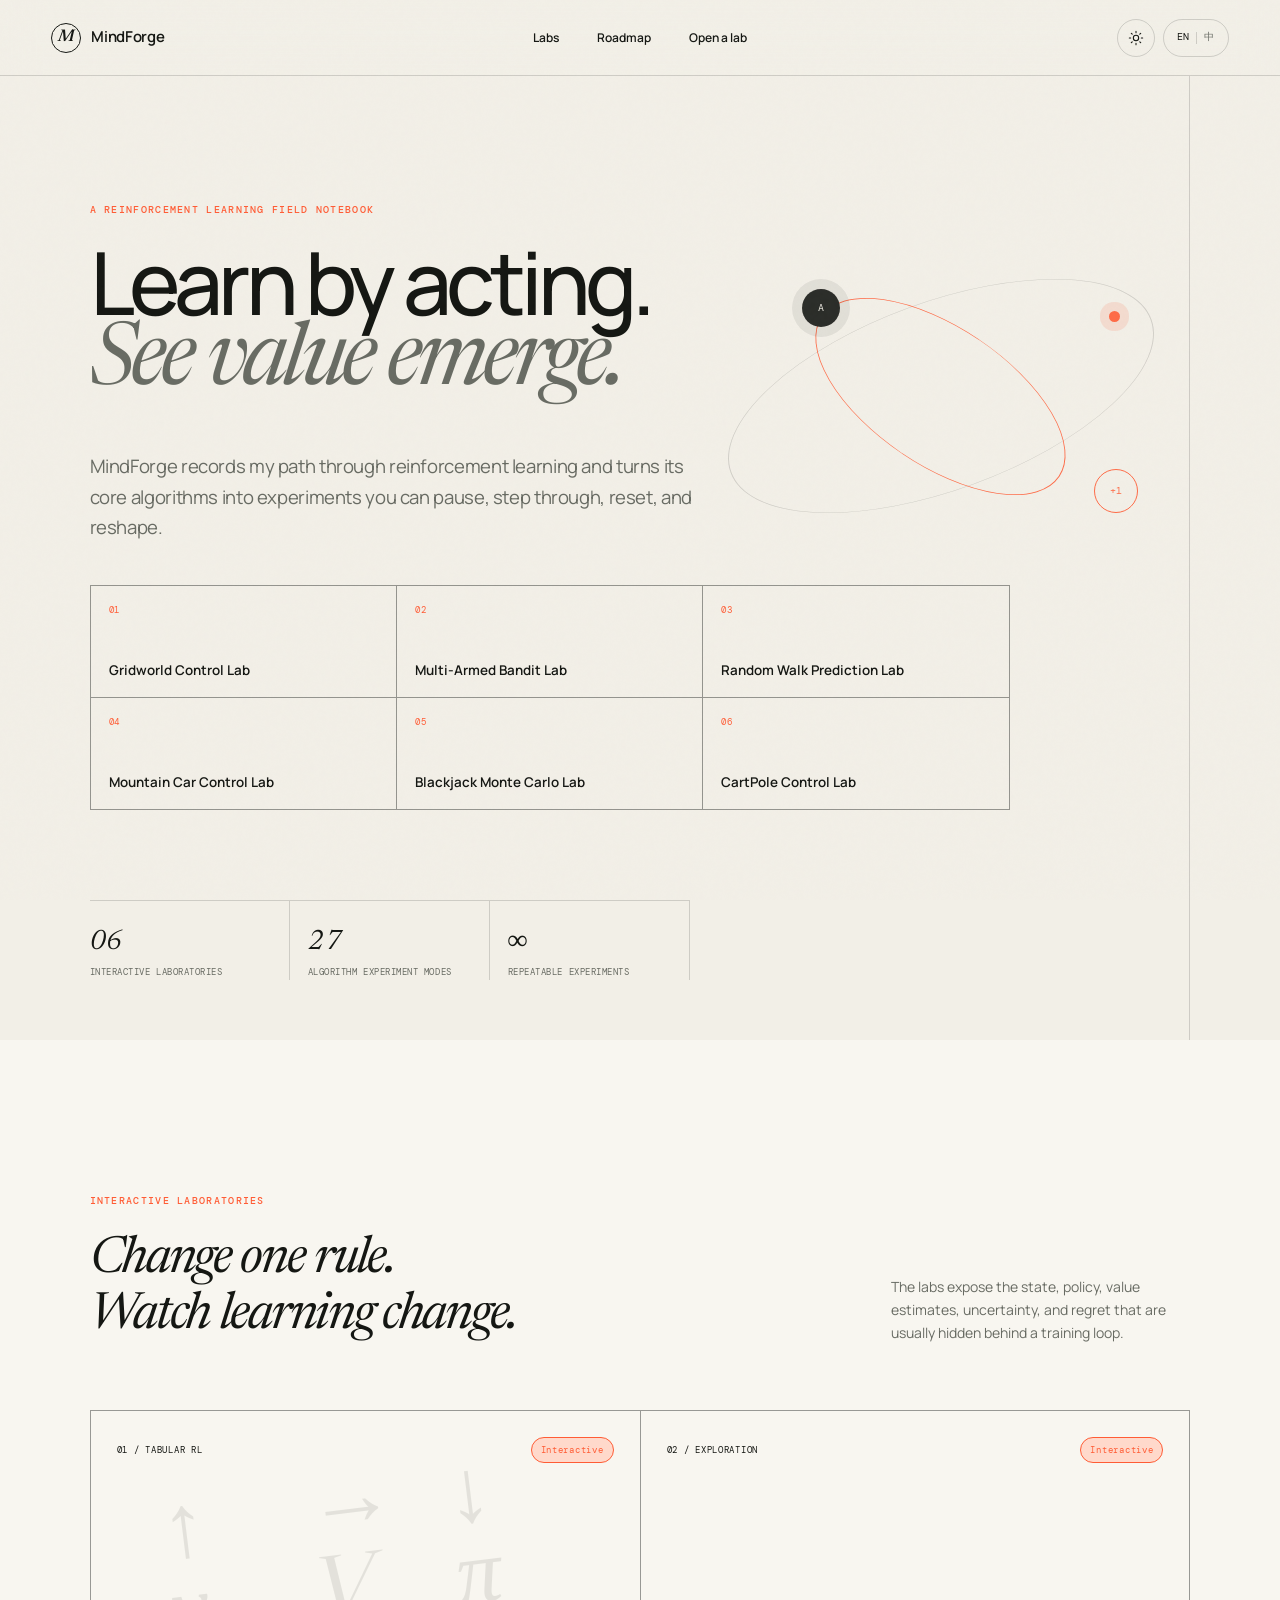
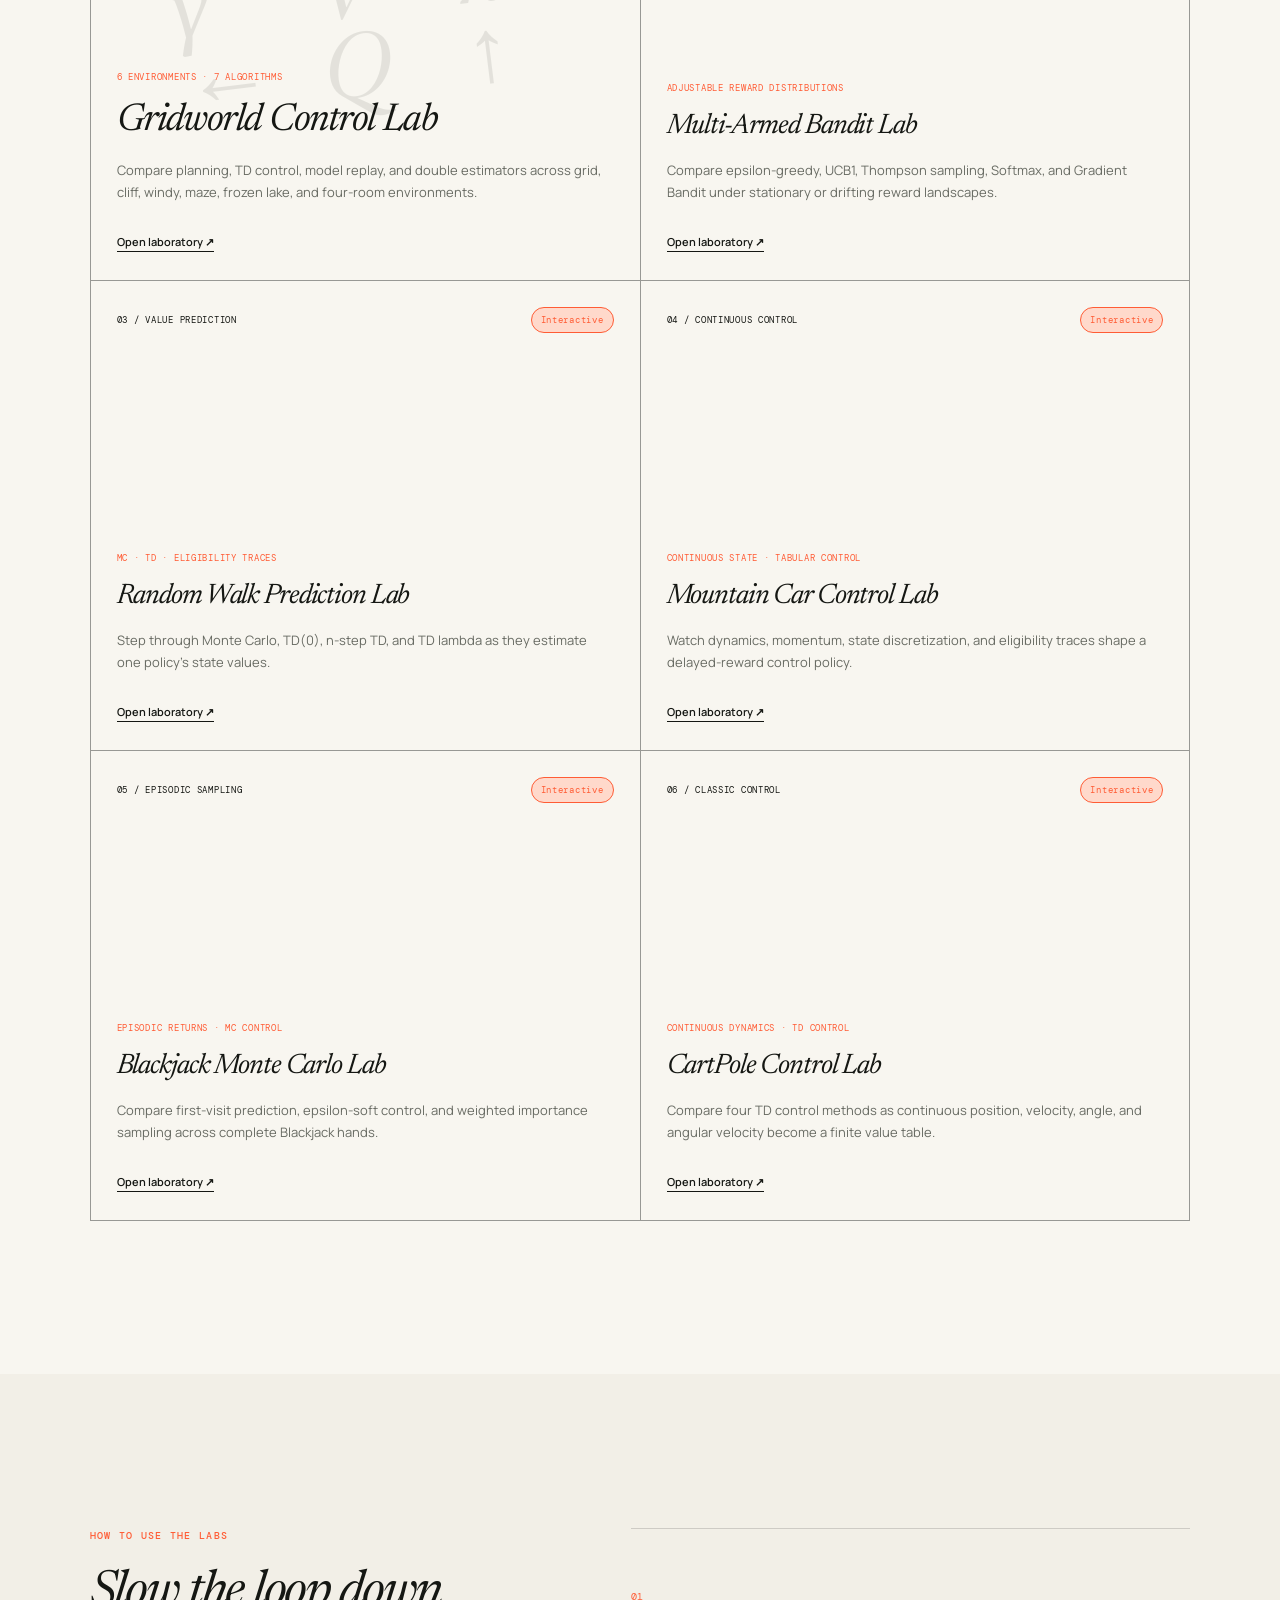
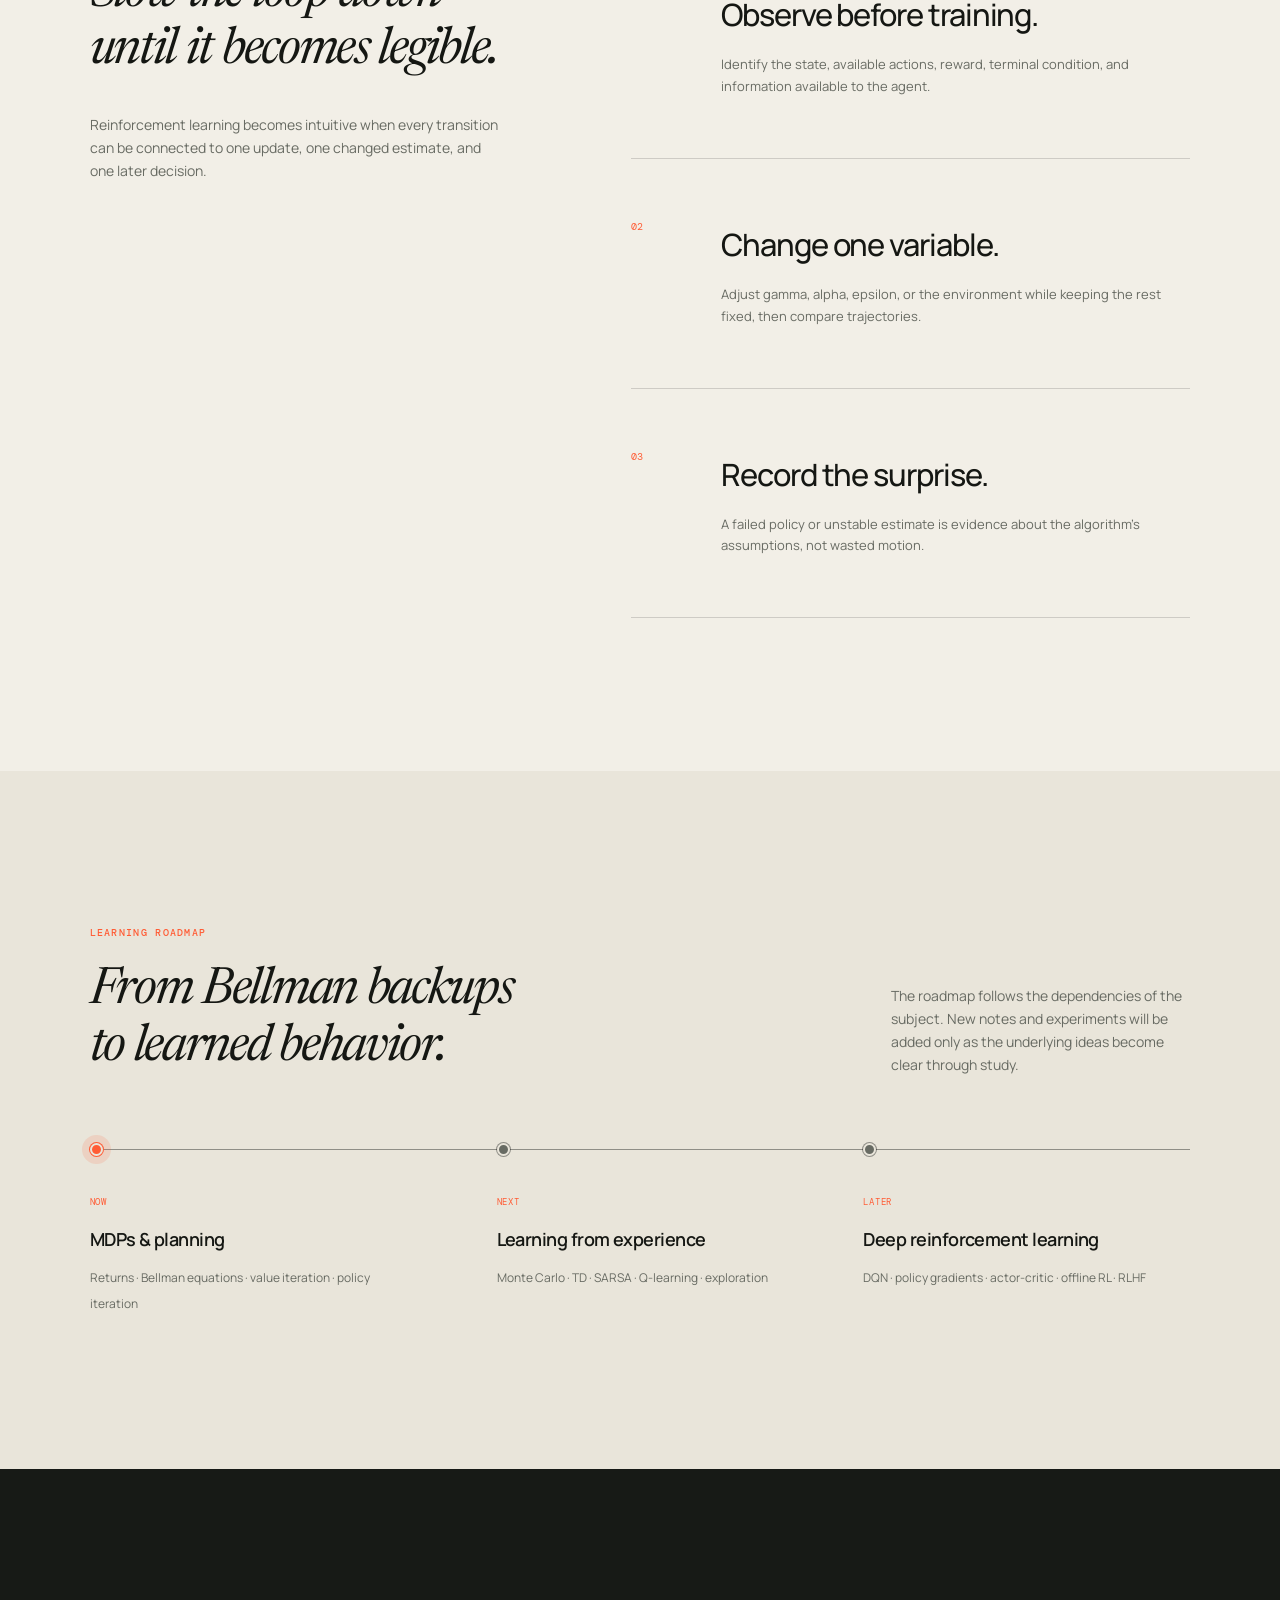
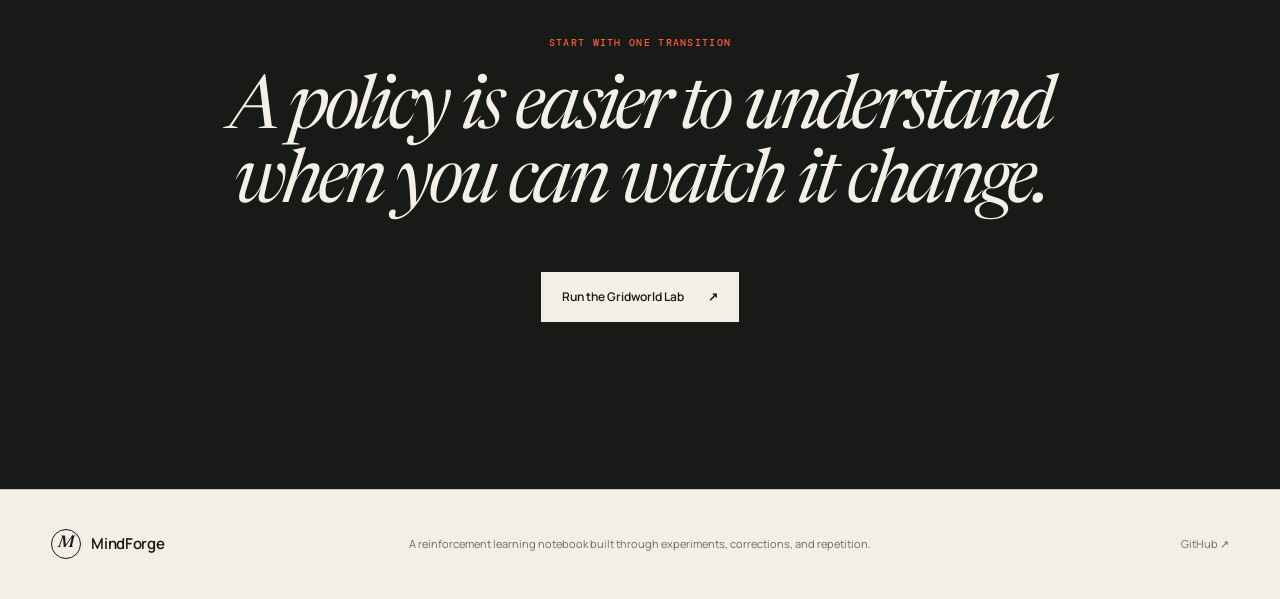
<file: index.html>
<!doctype html>
<html lang="en" data-theme="light">
  <head>
    <meta charset="UTF-8" />
    <meta name="viewport" content="width=device-width, initial-scale=1.0" />
    <meta
      name="description"
      content="MindForge is a bilingual reinforcement learning notebook and interactive laboratory for exploring agents, environments, value functions, and learning algorithms."
    />
    <meta name="theme-color" content="#f3f0e8" />
    <title>MindForge — Reinforcement Learning, Made Visible</title>
    <link rel="icon" href="assets/favicon.svg" type="image/svg+xml" />
    <link rel="stylesheet" href="styles.css" />
    <link rel="stylesheet" href="rl.css" />
    <script src="app.js" defer></script>
  </head>
  <body
    data-page="home"
    data-title-en="MindForge — Reinforcement Learning, Made Visible"
    data-title-zh="MindForge — 看得见的强化学习"
  >
    <a class="skip-link" href="#main" data-i18n="skip">Skip to content</a>
    <div class="noise" aria-hidden="true"></div>
    <header class="site-header">
      <a class="brand" href="index.html" aria-label="MindForge home">
        <span class="brand-mark">M</span>
        <span>MindForge</span>
      </a>
      <nav class="desktop-nav" aria-label="Primary navigation">
        <a href="#labs" data-i18n="navLabs">Labs</a>
        <a href="#roadmap" data-i18n="navRoadmap">Roadmap</a>
        <a href="gridworld.html" data-i18n="navStartLab">Open a lab</a>
      </nav>
      <div class="header-actions">
        <button class="icon-button" id="theme-toggle" type="button" aria-label="Switch to dark theme">
          <svg class="sun-icon" viewBox="0 0 24 24" aria-hidden="true">
            <circle cx="12" cy="12" r="4"></circle>
            <path d="M12 2v2M12 20v2M4.93 4.93l1.42 1.42M17.66 17.66l1.41 1.41M2 12h2M20 12h2M4.93 19.07l1.42-1.42M17.66 6.34l1.41-1.41"></path>
          </svg>
          <svg class="moon-icon" viewBox="0 0 24 24" aria-hidden="true">
            <path d="M20.5 14.2A8.4 8.4 0 0 1 9.8 3.5 8.5 8.5 0 1 0 20.5 14.2Z"></path>
          </svg>
        </button>
        <button class="language-button" id="language-toggle" type="button" aria-label="切换到中文">
          <span class="current-language">EN</span>
          <span class="language-divider"></span>
          <span class="next-language">中</span>
        </button>
      </div>
    </header>

    <main id="main">
      <section class="hero rl-hero">
        <div class="hero-orbit" aria-hidden="true">
          <span class="orbit orbit-one"></span>
          <span class="orbit orbit-two"></span>
          <span class="orbit-dot"></span>
          <span class="orbit-agent">A</span>
          <span class="orbit-reward">+1</span>
        </div>
        <p class="eyebrow reveal" data-i18n="heroEyebrow">A reinforcement learning field notebook</p>
        <h1 class="reveal">
          <span data-i18n="heroTitleLine1">Learn by acting.</span>
          <em data-i18n="heroTitleLine2">See value emerge.</em>
        </h1>
        <p class="hero-copy reveal" data-i18n="heroCopy">
          MindForge records my path through reinforcement learning and turns its core algorithms into experiments
          you can pause, step through, reset, and reshape.
        </p>
        <nav class="hero-lab-links reveal" aria-label="Interactive laboratories">
          <a href="gridworld.html"><span>01</span><strong data-i18n="gridTitle">Gridworld Control Lab</strong></a>
          <a href="bandit.html"><span>02</span><strong data-i18n="banditTitle">Multi-Armed Bandit Lab</strong></a>
          <a href="prediction.html"><span>03</span><strong data-i18n="predictionTitle">Random Walk Prediction Lab</strong></a>
          <a href="mountain-car.html"><span>04</span><strong data-i18n="mountainTitle">Mountain Car Control Lab</strong></a>
          <a href="blackjack.html"><span>05</span><strong data-i18n="blackjackTitle">Blackjack Monte Carlo Lab</strong></a>
          <a href="cartpole.html"><span>06</span><strong data-i18n="cartpoleTitle">CartPole Control Lab</strong></a>
        </nav>
        <div class="hero-meta reveal" aria-label="Site statistics">
          <div><strong>06</strong><span data-i18n="statLabs">interactive laboratories</span></div>
          <div><strong>27</strong><span data-i18n="statAlgorithms">algorithm experiment modes</span></div>
          <div><strong>∞</strong><span data-i18n="statExperiments">repeatable experiments</span></div>
        </div>
      </section>

      <section class="section library-section" id="labs">
        <div class="section-heading reveal">
          <div>
            <p class="eyebrow" data-i18n="libraryEyebrow">Interactive laboratories</p>
            <h2 data-i18n="libraryTitle">Change one rule. Watch learning change.</h2>
          </div>
          <p data-i18n="libraryCopy">
            The labs expose the state, policy, value estimates, uncertainty, and regret that are usually hidden
            behind a training loop.
          </p>
        </div>

        <div class="module-grid lab-module-grid">
          <a class="module-card module-featured reveal" href="gridworld.html">
            <div class="card-topline">
              <span>01 / TABULAR RL</span>
              <span class="status status-live" data-i18n="statusInteractive">Interactive</span>
            </div>
            <div class="policy-art" aria-hidden="true">
              <span>↑</span><span>→</span><span>↓</span>
              <span>γ</span><span>V</span><span>π</span>
              <span>←</span><span>Q</span><span>↑</span>
            </div>
            <div class="card-content">
              <p class="card-kicker" data-i18n="gridKicker">6 environments · 7 algorithms</p>
              <h3 data-i18n="gridTitle">Gridworld Control Lab</h3>
              <p data-i18n="gridCopy">
                Compare planning, TD control, model replay, and double estimators across grid, cliff, windy,
                maze, frozen lake, and four-room environments.
              </p>
              <span class="card-link"><span data-i18n="openLab">Open laboratory</span> ↗</span>
            </div>
          </a>

          <a class="module-card reveal" href="bandit.html">
            <div class="card-topline">
              <span>02 / EXPLORATION</span>
              <span class="status status-live" data-i18n="statusInteractive">Interactive</span>
            </div>
            <div class="card-content">
              <p class="card-kicker" data-i18n="banditKicker">Adjustable reward distributions</p>
              <h3 data-i18n="banditTitle">Multi-Armed Bandit Lab</h3>
              <p data-i18n="banditCopy">
                Compare epsilon-greedy, UCB1, Thompson sampling, Softmax, and Gradient Bandit under stationary
                or drifting reward landscapes.
              </p>
              <span class="card-link"><span data-i18n="openLab">Open laboratory</span> ↗</span>
            </div>
          </a>

          <a class="module-card reveal" href="prediction.html">
            <div class="card-topline">
              <span>03 / VALUE PREDICTION</span>
              <span class="status status-live" data-i18n="statusInteractive">Interactive</span>
            </div>
            <div class="card-content">
              <p class="card-kicker" data-i18n="predictionKicker">MC · TD · eligibility traces</p>
              <h3 data-i18n="predictionTitle">Random Walk Prediction Lab</h3>
              <p data-i18n="predictionCopy">
                Step through Monte Carlo, TD(0), n-step TD, and TD lambda as they estimate one policy's state values.
              </p>
              <span class="card-link"><span data-i18n="openLab">Open laboratory</span> ↗</span>
            </div>
          </a>

          <a class="module-card reveal" href="mountain-car.html">
            <div class="card-topline">
              <span>04 / CONTINUOUS CONTROL</span>
              <span class="status status-live" data-i18n="statusInteractive">Interactive</span>
            </div>
            <div class="card-content">
              <p class="card-kicker" data-i18n="mountainKicker">Continuous state · tabular control</p>
              <h3 data-i18n="mountainTitle">Mountain Car Control Lab</h3>
              <p data-i18n="mountainCopy">
                Watch dynamics, momentum, state discretization, and eligibility traces shape a delayed-reward control policy.
              </p>
              <span class="card-link"><span data-i18n="openLab">Open laboratory</span> ↗</span>
            </div>
          </a>

          <a class="module-card reveal" href="blackjack.html">
            <div class="card-topline"><span>05 / EPISODIC SAMPLING</span><span class="status status-live" data-i18n="statusInteractive">Interactive</span></div>
            <div class="card-content">
              <p class="card-kicker" data-i18n="blackjackKicker">Episodic returns · MC control</p>
              <h3 data-i18n="blackjackTitle">Blackjack Monte Carlo Lab</h3>
              <p data-i18n="blackjackCopy">Compare first-visit prediction, epsilon-soft control, and weighted importance sampling across complete Blackjack hands.</p>
              <span class="card-link"><span data-i18n="openLab">Open laboratory</span> ↗</span>
            </div>
          </a>

          <a class="module-card reveal" href="cartpole.html">
            <div class="card-topline"><span>06 / CLASSIC CONTROL</span><span class="status status-live" data-i18n="statusInteractive">Interactive</span></div>
            <div class="card-content">
              <p class="card-kicker" data-i18n="cartpoleKicker">Continuous dynamics · TD control</p>
              <h3 data-i18n="cartpoleTitle">CartPole Control Lab</h3>
              <p data-i18n="cartpoleCopy">Compare four TD control methods as continuous position, velocity, angle, and angular velocity become a finite value table.</p>
              <span class="card-link"><span data-i18n="openLab">Open laboratory</span> ↗</span>
            </div>
          </a>

        </div>
      </section>

      <section class="section principles-section" id="method">
        <div class="principles-copy reveal">
          <p class="eyebrow" data-i18n="principlesEyebrow">How to use the labs</p>
          <h2 data-i18n="principlesTitle">Slow the loop down until it becomes legible.</h2>
          <p data-i18n="principlesCopy">
            Reinforcement learning becomes intuitive when every transition can be connected to one update, one
            changed estimate, and one later decision.
          </p>
        </div>
        <ol class="principle-list">
          <li class="reveal">
            <span>01</span>
            <div>
              <h3 data-i18n="principleOneTitle">Observe before training.</h3>
              <p data-i18n="principleOneCopy">Identify the state, available actions, reward, terminal condition, and information available to the agent.</p>
            </div>
          </li>
          <li class="reveal">
            <span>02</span>
            <div>
              <h3 data-i18n="principleTwoTitle">Change one variable.</h3>
              <p data-i18n="principleTwoCopy">Adjust gamma, alpha, epsilon, or the environment while keeping the rest fixed, then compare trajectories.</p>
            </div>
          </li>
          <li class="reveal">
            <span>03</span>
            <div>
              <h3 data-i18n="principleThreeTitle">Record the surprise.</h3>
              <p data-i18n="principleThreeCopy">A failed policy or unstable estimate is evidence about the algorithm's assumptions, not wasted motion.</p>
            </div>
          </li>
        </ol>
      </section>

      <section class="section journey-section" id="roadmap">
        <div class="section-heading reveal">
          <div>
            <p class="eyebrow" data-i18n="journeyEyebrow">Learning roadmap</p>
            <h2 data-i18n="journeyTitle">From Bellman backups to learned behavior.</h2>
          </div>
          <p data-i18n="journeyCopy">
            The roadmap follows the dependencies of the subject. New notes and experiments will be added only as
            the underlying ideas become clear through study.
          </p>
        </div>
        <div class="timeline">
          <div class="timeline-item is-current reveal">
            <span class="timeline-marker"></span>
            <p data-i18n="phaseNow">Now</p>
            <h3 data-i18n="phaseOneTitle">MDPs & planning</h3>
            <span data-i18n="phaseOneCopy">Returns · Bellman equations · value iteration · policy iteration</span>
          </div>
          <div class="timeline-item reveal">
            <span class="timeline-marker"></span>
            <p data-i18n="phaseNext">Next</p>
            <h3 data-i18n="phaseTwoTitle">Learning from experience</h3>
            <span data-i18n="phaseTwoCopy">Monte Carlo · TD · SARSA · Q-learning · exploration</span>
          </div>
          <div class="timeline-item reveal">
            <span class="timeline-marker"></span>
            <p data-i18n="phaseLater">Later</p>
            <h3 data-i18n="phaseThreeTitle">Deep reinforcement learning</h3>
            <span data-i18n="phaseThreeCopy">DQN · policy gradients · actor-critic · offline RL · RLHF</span>
          </div>
        </div>
      </section>

      <section class="closing-section">
        <p class="eyebrow reveal" data-i18n="closingEyebrow">Start with one transition</p>
        <h2 class="reveal" data-i18n="closingTitle">A policy is easier to understand when you can watch it change.</h2>
        <a class="button button-light reveal" href="gridworld.html">
          <span data-i18n="closingButton">Run the Gridworld Lab</span>
          <span aria-hidden="true">↗</span>
        </a>
      </section>
    </main>

    <footer class="site-footer">
      <a class="brand" href="index.html">
        <span class="brand-mark">M</span>
        <span>MindForge</span>
      </a>
      <p data-i18n="footerCopy">A reinforcement learning notebook built through experiments, corrections, and repetition.</p>
      <a href="https://github.com/JiaXtian/MindForge" target="_blank" rel="noreferrer">GitHub ↗</a>
    </footer>
  </body>
</html>
</file>
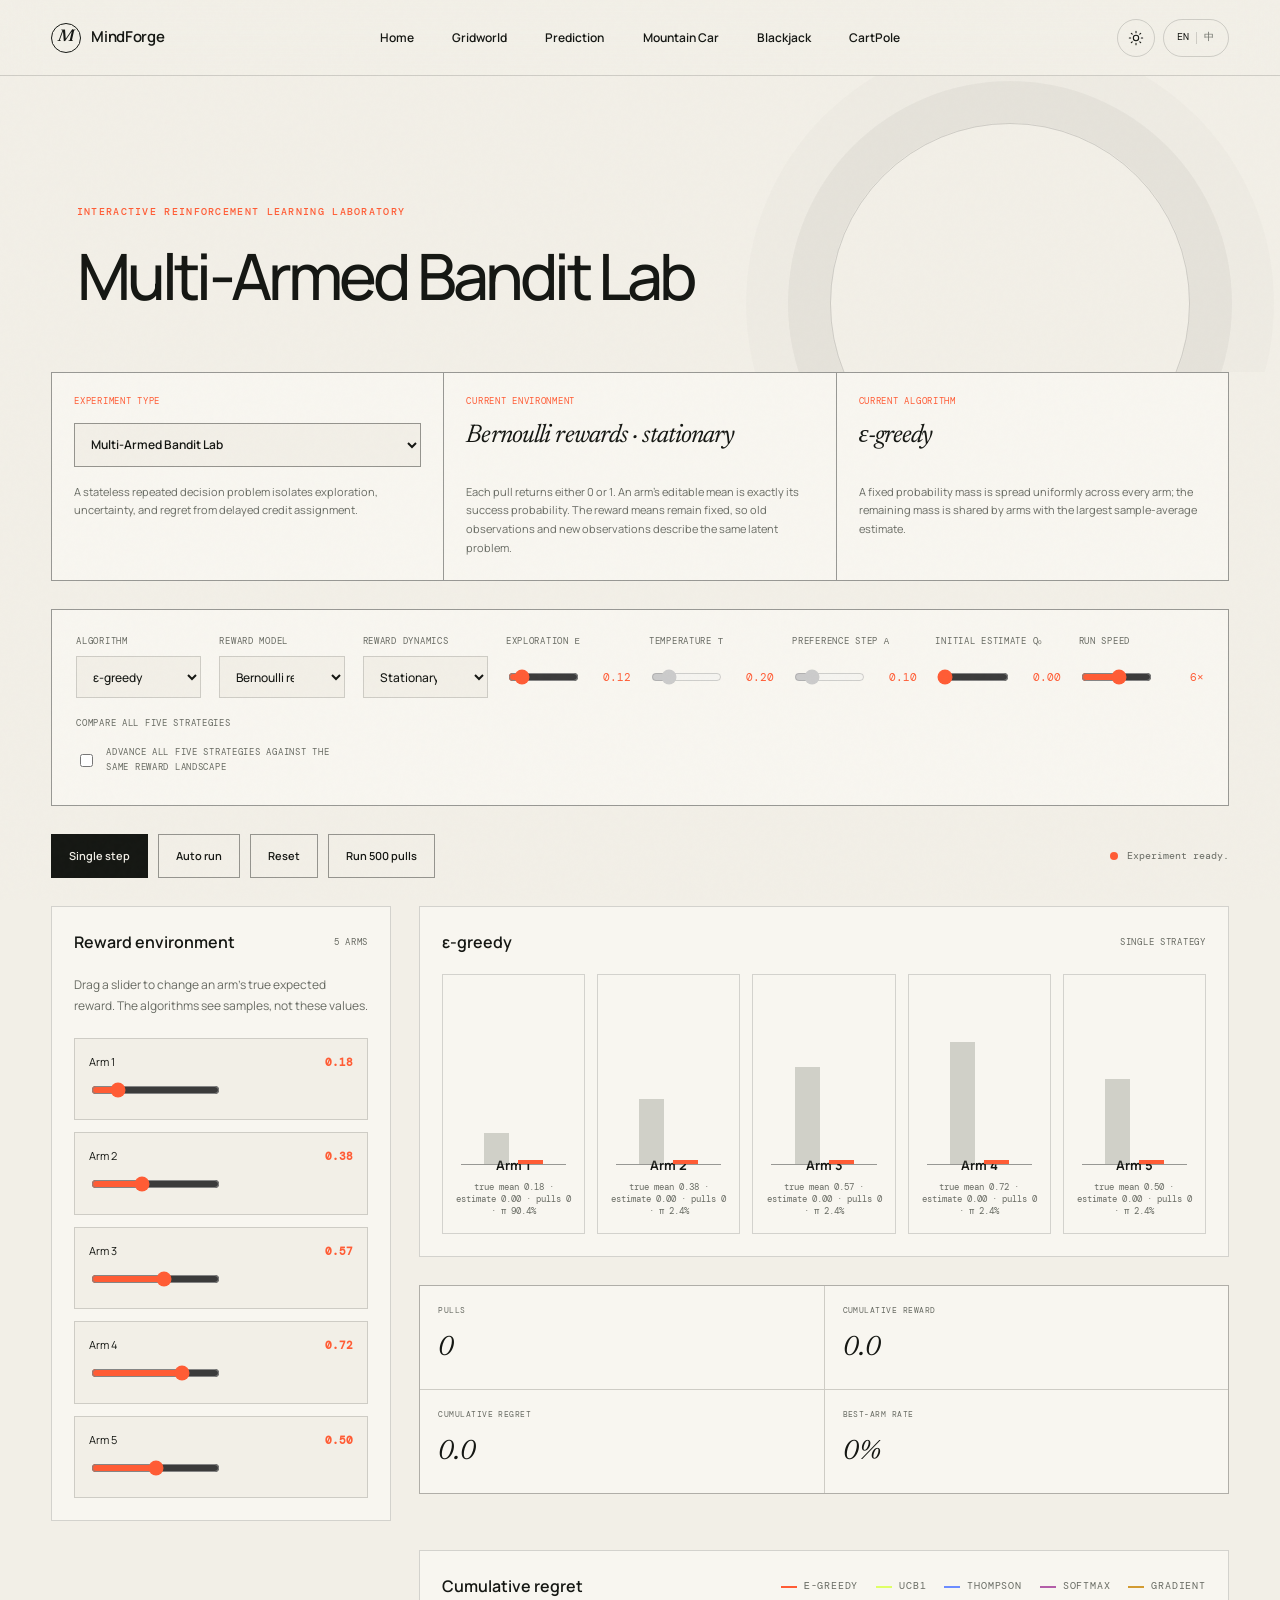
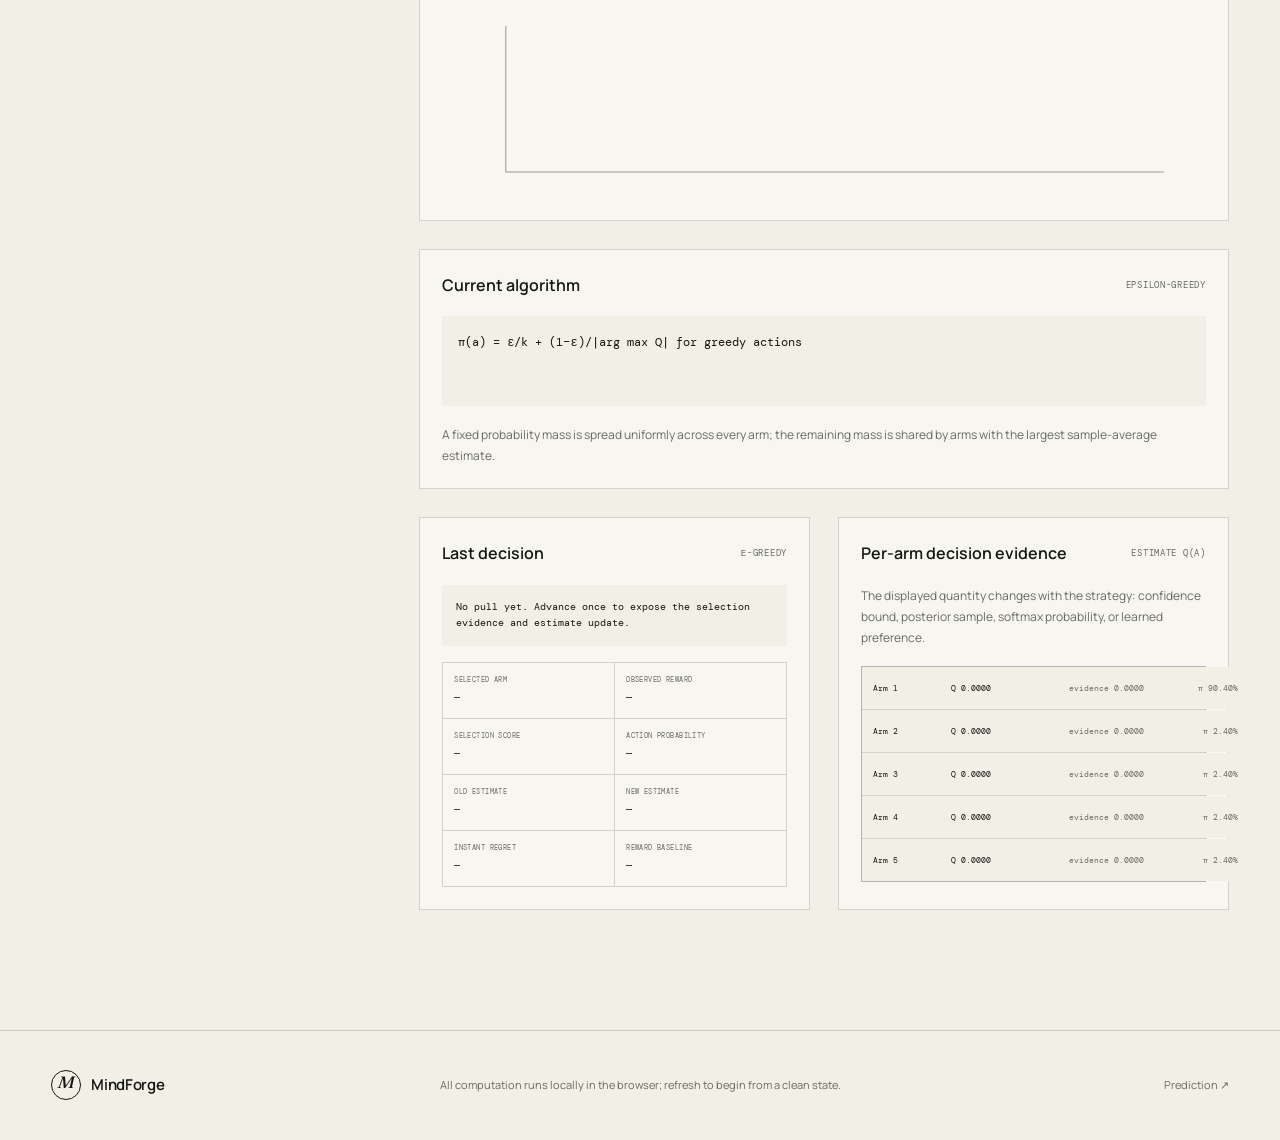
<file: bandit.html>
<!doctype html>
<html lang="en" data-theme="light">
  <head>
    <meta charset="UTF-8" />
    <meta name="viewport" content="width=device-width, initial-scale=1.0" />
    <meta
      name="description"
      content="An interactive bilingual multi-armed bandit laboratory comparing five exploration strategies in stationary and drifting reward environments."
    />
    <meta name="theme-color" content="#f3f0e8" />
    <title>Multi-Armed Bandit Lab — MindForge</title>
    <link rel="icon" href="assets/favicon.svg" type="image/svg+xml" />
    <link rel="stylesheet" href="styles.css" />
    <link rel="stylesheet" href="rl.css" />
    <script src="app.js" defer></script>
    <script src="bandit.js" defer></script>
  </head>
  <body
    data-page="bandit"
    data-title-en="Multi-Armed Bandit Lab — MindForge"
    data-title-zh="多臂老虎机实验室 — MindForge"
  >
    <a class="skip-link" href="#main" data-i18n="skip">Skip to content</a>
    <div class="noise" aria-hidden="true"></div>
    <header class="site-header">
      <a class="brand" href="index.html" aria-label="MindForge home">
        <span class="brand-mark">M</span><span>MindForge</span>
      </a>
      <nav class="desktop-nav" aria-label="Primary navigation">
        <a href="index.html" data-i18n="navHome">Home</a>
        <a href="gridworld.html" data-i18n="navGrid">Gridworld</a>
        <a href="prediction.html" data-i18n="navPrediction">Prediction</a>
        <a href="mountain-car.html" data-i18n="navMountainCar">Mountain Car</a>
        <a href="blackjack.html" data-i18n="navBlackjack">Blackjack</a>
        <a href="cartpole.html" data-i18n="navCartPole">CartPole</a>
      </nav>
      <div class="header-actions">
        <button class="icon-button" id="theme-toggle" type="button" aria-label="Switch to dark theme">
          <svg class="sun-icon" viewBox="0 0 24 24" aria-hidden="true">
            <circle cx="12" cy="12" r="4"></circle>
            <path d="M12 2v2M12 20v2M4.93 4.93l1.42 1.42M17.66 17.66l1.41 1.41M2 12h2M20 12h2M4.93 19.07l1.42-1.42M17.66 6.34l1.41-1.41"></path>
          </svg>
          <svg class="moon-icon" viewBox="0 0 24 24" aria-hidden="true">
            <path d="M20.5 14.2A8.4 8.4 0 0 1 9.8 3.5 8.5 8.5 0 1 0 20.5 14.2Z"></path>
          </svg>
        </button>
        <button class="language-button" id="language-toggle" type="button" aria-label="切换到中文">
          <span class="current-language">EN</span><span class="language-divider"></span><span class="next-language">中</span>
        </button>
      </div>
    </header>

    <main id="main">
      <header class="page-hero lab-page-hero">
        <p class="eyebrow reveal" data-i18n="labEyebrow">Interactive reinforcement learning laboratory</p>
        <h1 class="reveal" data-i18n="banditTitle">Multi-Armed Bandit Lab</h1>
      </header>

      <section class="lab-shell">
        <section class="lab-context" aria-live="polite">
          <div class="lab-context-item lab-context-selector">
            <label for="experiment-switcher" data-i18n="currentExperiment">Experiment type</label>
            <select id="experiment-switcher">
              <option value="gridworld.html" data-i18n="gridTitle">Gridworld Control Lab</option>
              <option value="bandit.html" data-i18n="banditTitle" selected>Multi-Armed Bandit Lab</option>
              <option value="prediction.html" data-i18n="predictionTitle">Random Walk Prediction Lab</option>
              <option value="mountain-car.html" data-i18n="mountainTitle">Mountain Car Control Lab</option>
              <option value="blackjack.html" data-i18n="blackjackTitle">Blackjack Monte Carlo Lab</option>
              <option value="cartpole.html" data-i18n="cartpoleTitle">CartPole Control Lab</option>
            </select>
            <p id="context-experiment-copy"></p>
          </div>
          <article class="lab-context-item">
            <span data-i18n="currentEnvironment">Current environment</span>
            <strong id="context-environment-name">—</strong>
            <p id="context-environment-copy"></p>
          </article>
          <article class="lab-context-item">
            <span data-i18n="currentAlgorithm">Current algorithm</span>
            <strong id="context-algorithm-name">—</strong>
            <p id="context-algorithm-copy"></p>
          </article>
        </section>

        <div class="lab-toolbar bandit-toolbar" aria-label="Bandit controls">
          <div class="control-group">
            <label for="strategy-select" data-i18n="algorithm">Algorithm</label>
            <select id="strategy-select">
              <option value="epsilon" data-i18n="algorithmEpsilon">ε-greedy</option>
              <option value="ucb" data-i18n="algorithmUcb">UCB1</option>
              <option value="thompson" data-i18n="algorithmThompson">Thompson sampling</option>
              <option value="softmax" data-i18n="algorithmSoftmax">Softmax exploration</option>
              <option value="gradient" data-i18n="algorithmGradient">Gradient bandit</option>
            </select>
          </div>
          <div class="control-group">
            <label for="reward-select" data-i18n="rewardModel">Reward model</label>
            <select id="reward-select">
              <option value="bernoulli" data-i18n="rewardBernoulli">Bernoulli reward</option>
              <option value="gaussian" data-i18n="rewardGaussian">Gaussian reward</option>
            </select>
          </div>
          <div class="control-group">
            <label for="bandit-dynamics" data-i18n="rewardDynamics">Reward dynamics</label>
            <select id="bandit-dynamics">
              <option value="stationary" data-i18n="stationaryBandit">Stationary</option>
              <option value="drifting" data-i18n="driftingBandit">Non-stationary random walk</option>
            </select>
          </div>
          <div class="control-group">
            <label for="bandit-epsilon" data-i18n="epsilon">Exploration ε</label>
            <div class="range-line">
              <input id="bandit-epsilon" type="range" min="0" max="1" step="0.01" value="0.12" />
              <output id="bandit-epsilon-output">0.12</output>
            </div>
          </div>
          <div class="control-group">
            <label for="bandit-temperature" data-i18n="temperature">Temperature τ</label>
            <div class="range-line">
              <input id="bandit-temperature" type="range" min="0.03" max="1" step="0.01" value="0.20" />
              <output id="bandit-temperature-output">0.20</output>
            </div>
          </div>
          <div class="control-group">
            <label for="bandit-preference-alpha" data-i18n="preferenceStep">Preference step α</label>
            <div class="range-line">
              <input id="bandit-preference-alpha" type="range" min="0.01" max="0.5" step="0.01" value="0.10" />
              <output id="bandit-preference-output">0.10</output>
            </div>
          </div>
          <div class="control-group">
            <label for="bandit-initial-q" data-i18n="optimisticInitial">Initial estimate Q₀</label>
            <div class="range-line">
              <input id="bandit-initial-q" type="range" min="0" max="1.5" step="0.05" value="0" />
              <output id="bandit-initial-output">0.00</output>
            </div>
          </div>
          <div class="control-group">
            <label for="bandit-speed" data-i18n="speed">Run speed</label>
            <div class="range-line">
              <input id="bandit-speed" type="range" min="1" max="10" step="1" value="6" />
              <output id="bandit-speed-output">6×</output>
            </div>
          </div>
          <div class="control-group" style="grid-column: span 2">
            <span class="control-label" data-i18n="compareFiveMode">Compare all five strategies</span>
            <label class="toggle-control">
              <input id="compare-toggle" type="checkbox" />
              <span data-copy-en="Advance all five strategies against the same reward landscape" data-copy-zh="让五种策略在同一奖励环境中同步前进">Advance all five strategies against the same reward landscape</span>
            </label>
          </div>
        </div>

        <div class="lab-actions">
          <button class="lab-button is-primary" id="bandit-step" type="button" data-i18n="singleStep">Single step</button>
          <button class="lab-button" id="bandit-run" type="button" data-i18n="autoRun">Auto run</button>
          <button class="lab-button" id="bandit-reset" type="button" data-i18n="reset">Reset</button>
          <button class="lab-button" id="bandit-batch" type="button" data-copy-en="Run 500 pulls" data-copy-zh="执行 500 次拉杆">Run 500 pulls</button>
          <div class="lab-status" id="bandit-status" aria-live="polite">Experiment ready.</div>
        </div>

        <div class="bandit-layout">
          <aside class="arm-editor">
            <div class="card-heading">
              <h2 data-i18n="armEditorTitle">Reward environment</h2>
              <span data-i18n="fiveArms">5 arms</span>
            </div>
            <p class="small-copy" data-i18n="armEditorCopy">
              Drag a slider to change an arm's true expected reward. The algorithms see samples, not these values.
            </p>
            <div class="arm-list" id="arm-editor-list"></div>
          </aside>

          <div class="bandit-stage">
            <div class="lab-stage">
              <div class="stage-topline">
                <strong id="strategy-name">ε-greedy</strong>
                <span id="bandit-mode">single strategy</span>
              </div>
              <div class="arm-visuals" id="arm-visuals" aria-label="Bandit arm estimates"></div>
            </div>

            <div class="metric-grid">
              <div class="metric-card"><span data-i18n="metricPulls">Pulls</span><strong id="metric-pulls">0</strong></div>
              <div class="metric-card"><span data-i18n="metricReward">Cumulative reward</span><strong id="metric-reward">0.0</strong></div>
              <div class="metric-card"><span data-i18n="metricRegret">Cumulative regret</span><strong id="metric-regret">0.0</strong></div>
              <div class="metric-card"><span data-i18n="metricBest">Best-arm rate</span><strong id="metric-best">0%</strong></div>
            </div>

            <div class="chart-card">
              <div class="card-heading">
                <h2 data-i18n="chartRegret">Cumulative regret</h2>
                <div class="strategy-legend">
                  <span><i></i> ε-greedy</span>
                  <span><i></i> UCB1</span>
                  <span><i></i> Thompson</span>
                  <span><i></i> Softmax</span>
                  <span><i></i> Gradient</span>
                </div>
              </div>
              <svg class="lab-chart" id="regret-chart" viewBox="0 0 700 180" role="img" aria-label="Cumulative regret chart">
                <line class="chart-axis" x1="32" y1="8" x2="32" y2="154"></line>
                <line class="chart-axis" x1="32" y1="154" x2="690" y2="154"></line>
                <polyline class="chart-line" id="regret-epsilon" points=""></polyline>
                <polyline class="chart-line is-secondary" id="regret-ucb" points=""></polyline>
                <polyline class="chart-line is-tertiary" id="regret-thompson" points=""></polyline>
                <polyline class="chart-line is-quaternary" id="regret-softmax" points=""></polyline>
                <polyline class="chart-line is-quinary" id="regret-gradient" points=""></polyline>
              </svg>
            </div>

            <div class="lab-side-card">
              <div class="card-heading">
                <h2 data-i18n="algorithmLens">Current algorithm</h2>
                <span id="bandit-algorithm-badge">EPSILON-GREEDY</span>
              </div>
              <div class="algorithm-formula" id="bandit-formula">a = random with ε; otherwise arg max Q(a)</div>
              <p class="algorithm-explanation" id="bandit-explanation">
                A fixed fraction of decisions is reserved for uniform random exploration; all remaining decisions
                use the largest sample-average estimate.
              </p>
            </div>

            <div class="learning-detail-grid bandit-detail-grid">
              <section class="lab-side-card update-card">
                <div class="card-heading">
                  <h2 data-i18n="lastDecisionTitle">Last decision</h2>
                  <span id="bandit-decision-strategy">ε-greedy</span>
                </div>
                <div class="update-equation" id="bandit-decision-equation">No pull yet.</div>
                <dl class="update-ledger">
                  <div><dt data-i18n="selectedArm">Selected arm</dt><dd id="decision-arm">—</dd></div>
                  <div><dt data-i18n="observedReward">Observed reward</dt><dd id="decision-reward">—</dd></div>
                  <div><dt data-i18n="selectionScore">Selection score</dt><dd id="decision-score">—</dd></div>
                  <div><dt data-i18n="selectionProbability">Action probability</dt><dd id="decision-probability">—</dd></div>
                  <div><dt data-i18n="updateOld">Old estimate</dt><dd id="decision-old">—</dd></div>
                  <div><dt data-i18n="updateNew">New estimate</dt><dd id="decision-new">—</dd></div>
                  <div><dt data-i18n="instantRegret">Instant regret</dt><dd id="decision-regret">—</dd></div>
                  <div><dt data-i18n="baselineReward">Reward baseline</dt><dd id="decision-baseline">—</dd></div>
                </dl>
              </section>

              <section class="lab-side-card">
                <div class="card-heading">
                  <h2 data-i18n="decisionTableTitle">Per-arm decision evidence</h2>
                  <span id="decision-table-kind">score / probability</span>
                </div>
                <p class="small-copy" data-i18n="decisionTableCopy">
                  The displayed quantity changes with the strategy: confidence bound, posterior sample, softmax probability, or learned preference.
                </p>
                <div class="bandit-score-table" id="bandit-score-table"></div>
              </section>
            </div>
          </div>
        </div>

      </section>
    </main>

    <footer class="site-footer">
      <a class="brand" href="index.html"><span class="brand-mark">M</span><span>MindForge</span></a>
      <p data-i18n="footerLabCopy">All computation runs locally in the browser; refresh to begin from a clean state.</p>
      <a href="prediction.html"><span data-i18n="navPrediction">Prediction</span> ↗</a>
    </footer>
  </body>
</html>
</file>
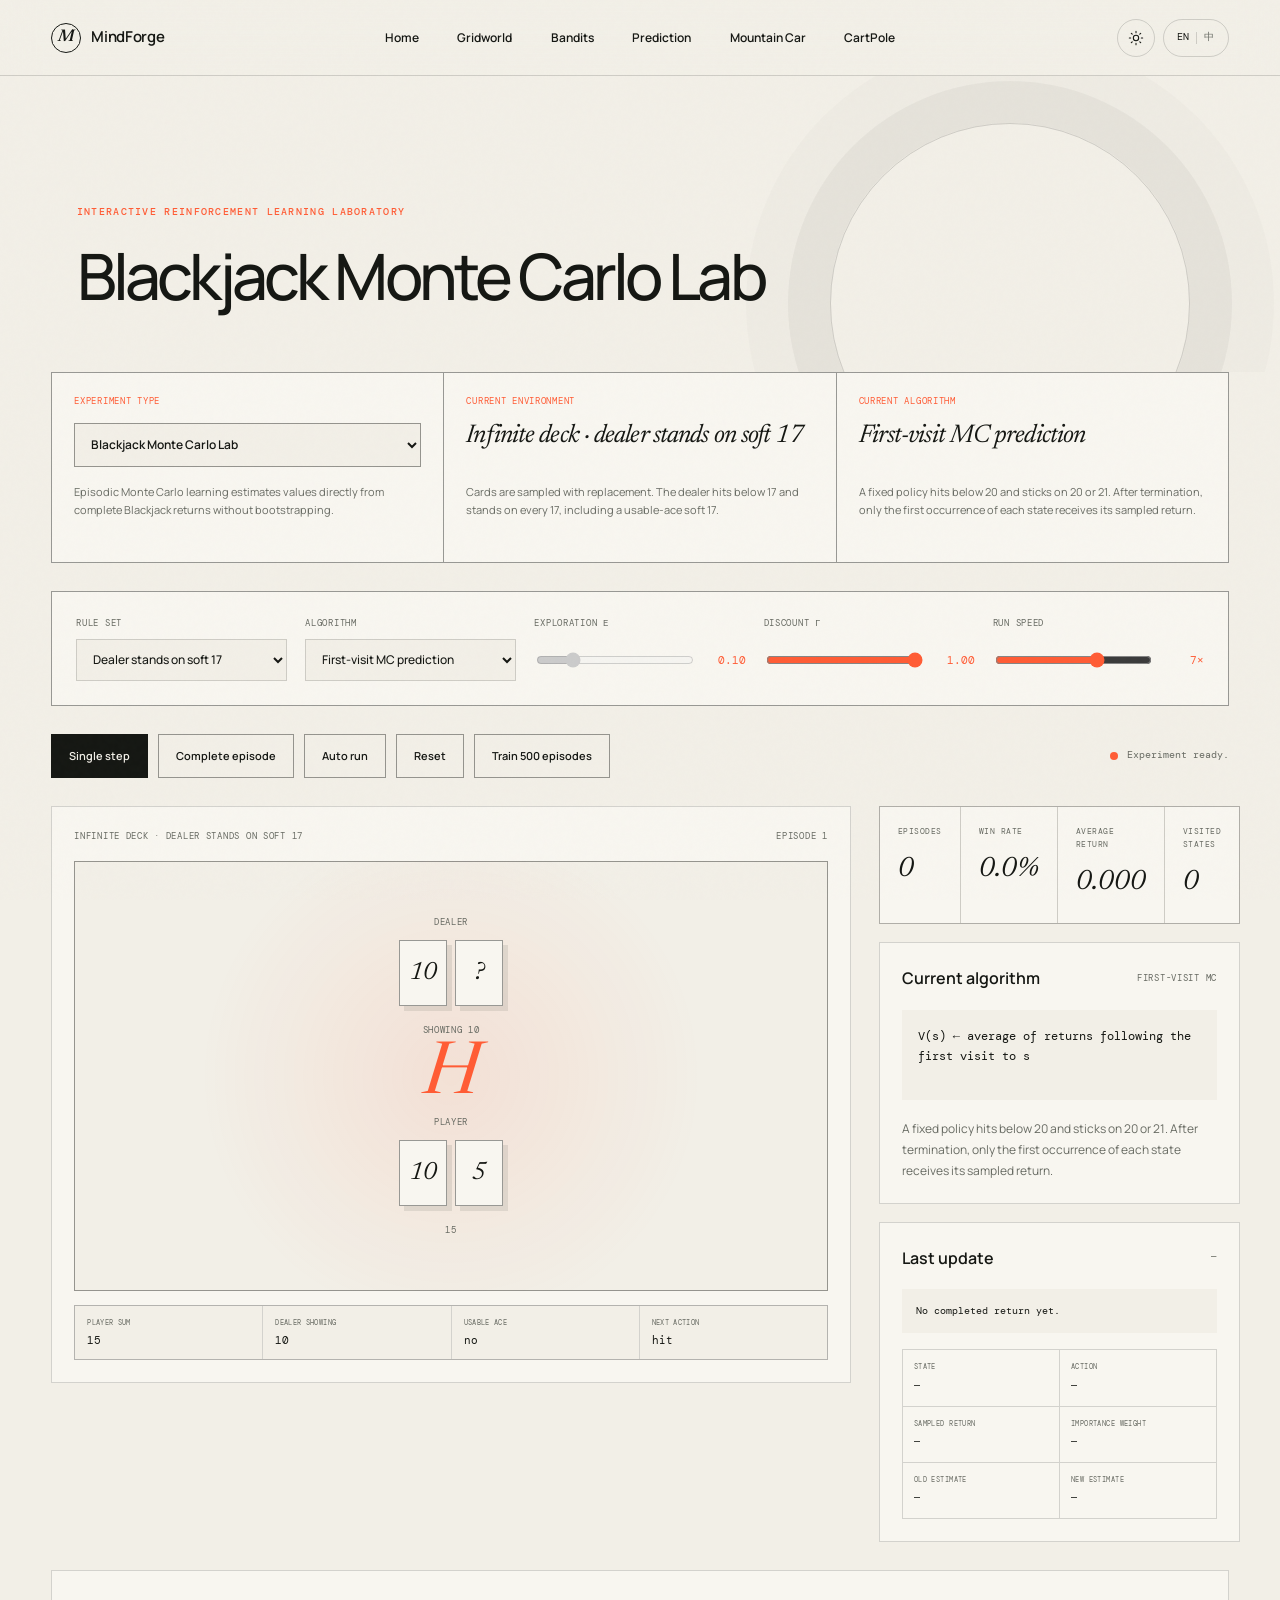
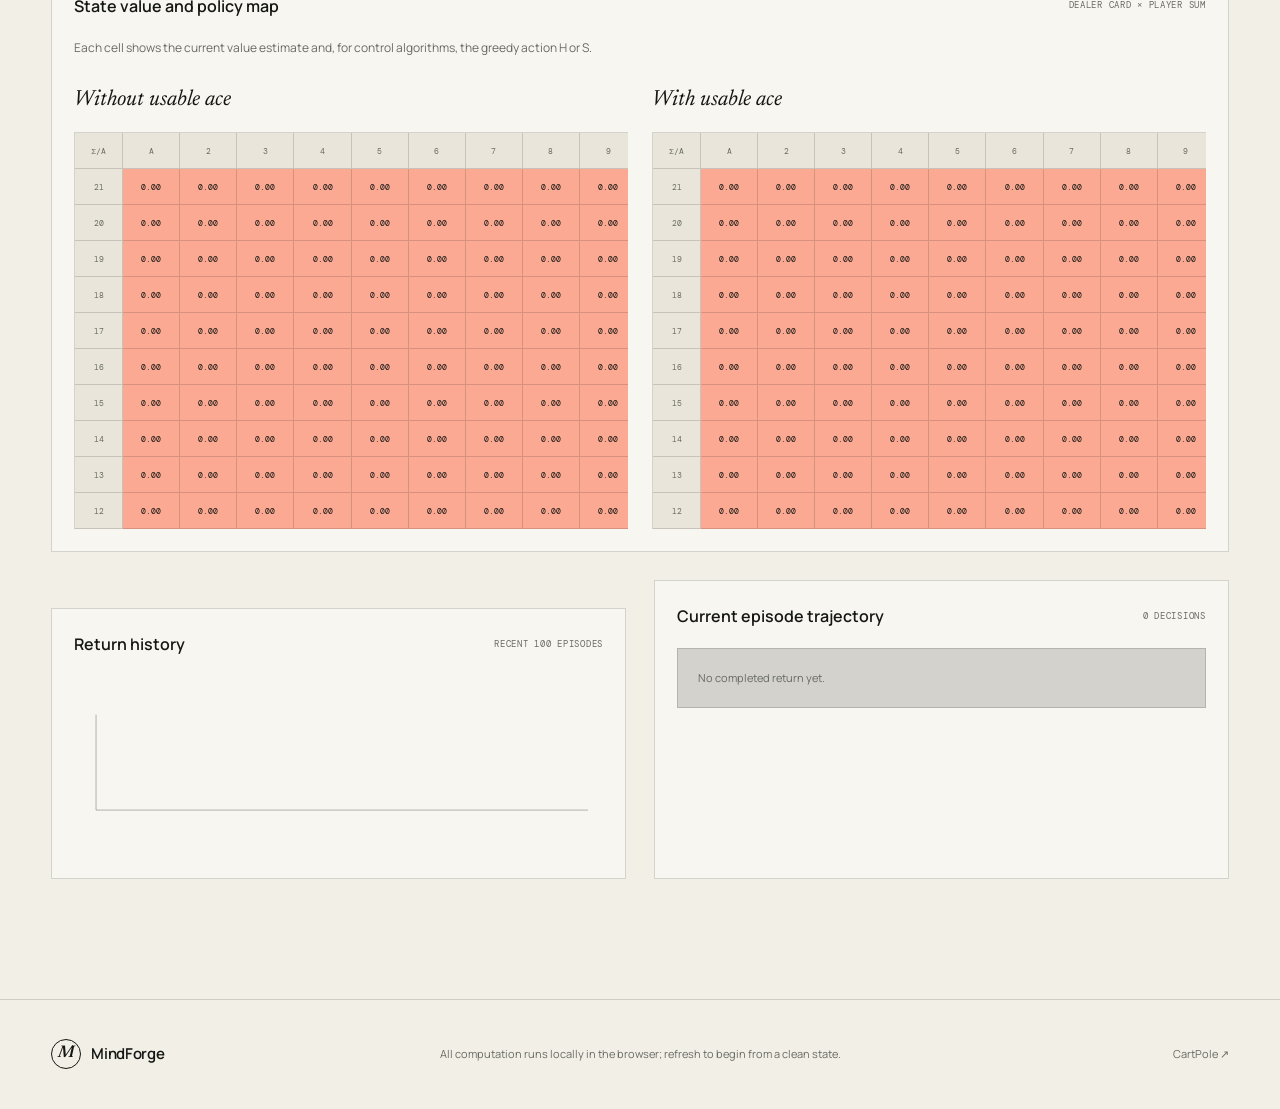
<file: blackjack.html>
<!doctype html>
<html lang="en" data-theme="light">
  <head>
    <meta charset="UTF-8" />
    <meta name="viewport" content="width=device-width, initial-scale=1.0" />
    <meta name="description" content="An interactive bilingual Blackjack Monte Carlo reinforcement learning laboratory." />
    <meta name="theme-color" content="#f3f0e8" />
    <title>Blackjack Monte Carlo Lab — MindForge</title>
    <link rel="icon" href="assets/favicon.svg" type="image/svg+xml" />
    <link rel="stylesheet" href="styles.css" />
    <link rel="stylesheet" href="rl.css" />
    <script src="app.js" defer></script>
    <script src="blackjack.js" defer></script>
  </head>
  <body data-page="blackjack" data-title-en="Blackjack Monte Carlo Lab — MindForge" data-title-zh="Blackjack Monte Carlo 实验室 — MindForge">
    <a class="skip-link" href="#main" data-i18n="skip">Skip to content</a>
    <div class="noise" aria-hidden="true"></div>
    <header class="site-header">
      <a class="brand" href="index.html" aria-label="MindForge home"><span class="brand-mark">M</span><span>MindForge</span></a>
      <nav class="desktop-nav" aria-label="Primary navigation">
        <a href="index.html" data-i18n="navHome">Home</a>
        <a href="gridworld.html" data-i18n="navGrid">Gridworld</a>
        <a href="bandit.html" data-i18n="navBandit">Bandits</a>
        <a href="prediction.html" data-i18n="navPrediction">Prediction</a>
        <a href="mountain-car.html" data-i18n="navMountainCar">Mountain Car</a>
        <a href="cartpole.html" data-i18n="navCartPole">CartPole</a>
      </nav>
      <div class="header-actions">
        <button class="icon-button" id="theme-toggle" type="button" aria-label="Switch to dark theme">
          <svg class="sun-icon" viewBox="0 0 24 24" aria-hidden="true"><circle cx="12" cy="12" r="4"></circle><path d="M12 2v2M12 20v2M4.93 4.93l1.42 1.42M17.66 17.66l1.41 1.41M2 12h2M20 12h2M4.93 19.07l1.42-1.42M17.66 6.34l1.41-1.41"></path></svg>
          <svg class="moon-icon" viewBox="0 0 24 24" aria-hidden="true"><path d="M20.5 14.2A8.4 8.4 0 0 1 9.8 3.5 8.5 8.5 0 1 0 20.5 14.2Z"></path></svg>
        </button>
        <button class="language-button" id="language-toggle" type="button" aria-label="切换到中文"><span class="current-language">EN</span><span class="language-divider"></span><span class="next-language">中</span></button>
      </div>
    </header>

    <main id="main">
      <header class="page-hero lab-page-hero">
        <p class="eyebrow reveal" data-i18n="labEyebrow">Interactive reinforcement learning laboratory</p>
        <h1 class="reveal" data-i18n="blackjackTitle">Blackjack Monte Carlo Lab</h1>
      </header>

      <section class="lab-shell">
        <section class="lab-context" aria-live="polite">
          <div class="lab-context-item lab-context-selector">
            <label for="experiment-switcher" data-i18n="currentExperiment">Experiment type</label>
            <select id="experiment-switcher">
              <option value="gridworld.html" data-i18n="gridTitle">Gridworld Control Lab</option>
              <option value="bandit.html" data-i18n="banditTitle">Multi-Armed Bandit Lab</option>
              <option value="prediction.html" data-i18n="predictionTitle">Random Walk Prediction Lab</option>
              <option value="mountain-car.html" data-i18n="mountainTitle">Mountain Car Control Lab</option>
              <option value="blackjack.html" data-i18n="blackjackTitle" selected>Blackjack Monte Carlo Lab</option>
              <option value="cartpole.html" data-i18n="cartpoleTitle">CartPole Control Lab</option>
            </select>
            <p id="context-experiment-copy"></p>
          </div>
          <article class="lab-context-item"><span data-i18n="currentEnvironment">Current environment</span><strong id="context-environment-name">—</strong><p id="context-environment-copy"></p></article>
          <article class="lab-context-item"><span data-i18n="currentAlgorithm">Current algorithm</span><strong id="context-algorithm-name">—</strong><p id="context-algorithm-copy"></p></article>
        </section>

        <div class="lab-toolbar blackjack-toolbar" aria-label="Blackjack controls">
          <div class="control-group">
            <label for="blackjack-rules" data-i18n="ruleSet">Rule set</label>
            <select id="blackjack-rules">
              <option value="standard" data-i18n="blackjackStandard">Dealer stands on soft 17</option>
              <option value="soft17" data-i18n="blackjackSoft17">Dealer hits soft 17</option>
            </select>
          </div>
          <div class="control-group">
            <label for="blackjack-algorithm" data-i18n="algorithm">Algorithm</label>
            <select id="blackjack-algorithm">
              <option value="prediction" data-i18n="algorithmMcPrediction">First-visit MC prediction</option>
              <option value="onpolicy" data-i18n="algorithmMcControl">On-policy MC control</option>
              <option value="offpolicy" data-i18n="algorithmOffPolicyMc">Off-policy MC control</option>
            </select>
          </div>
          <div class="control-group"><label for="blackjack-epsilon" data-i18n="epsilon">Exploration ε</label><div class="range-line"><input id="blackjack-epsilon" type="range" min="0" max="0.5" step="0.01" value="0.10" /><output id="blackjack-epsilon-output">0.10</output></div></div>
          <div class="control-group"><label for="blackjack-gamma" data-i18n="gamma">Discount γ</label><div class="range-line"><input id="blackjack-gamma" type="range" min="0.5" max="1" step="0.01" value="1" /><output id="blackjack-gamma-output">1.00</output></div></div>
          <div class="control-group"><label for="blackjack-speed" data-i18n="speed">Run speed</label><div class="range-line"><input id="blackjack-speed" type="range" min="1" max="10" step="1" value="7" /><output id="blackjack-speed-output">7×</output></div></div>
        </div>

        <div class="lab-actions">
          <button class="lab-button is-primary" id="blackjack-step" type="button" data-i18n="singleStep">Single step</button>
          <button class="lab-button" id="blackjack-episode" type="button" data-i18n="completeEpisode">Complete episode</button>
          <button class="lab-button" id="blackjack-run" type="button" data-i18n="autoRun">Auto run</button>
          <button class="lab-button" id="blackjack-reset" type="button" data-i18n="reset">Reset</button>
          <button class="lab-button" id="blackjack-batch" type="button" data-i18n="trainFiveHundred">Train 500 episodes</button>
          <div class="lab-status" id="blackjack-status" aria-live="polite">Experiment ready.</div>
        </div>

        <div class="lab-grid-layout blackjack-layout">
          <section class="lab-stage">
            <div class="stage-topline"><span id="blackjack-environment-name">Infinite deck · S17</span><span id="blackjack-episode-state">episode 1</span></div>
            <div class="blackjack-table" aria-label="Current Blackjack hand">
              <div class="blackjack-seat"><span data-i18n="dealerHand">Dealer</span><div class="blackjack-hand" id="dealer-hand"></div><strong id="dealer-total">showing —</strong></div>
              <div class="blackjack-action-mark" id="blackjack-action-mark">DEAL</div>
              <div class="blackjack-seat"><span data-i18n="playerHand">Player</span><div class="blackjack-hand" id="player-hand"></div><strong id="player-total">—</strong></div>
            </div>
            <div class="mountain-state-readout blackjack-readout">
              <span><small data-i18n="playerSum">Player sum</small><strong id="blackjack-player-sum">—</strong></span>
              <span><small data-i18n="dealerShowing">Dealer showing</small><strong id="blackjack-dealer-showing">—</strong></span>
              <span><small data-i18n="usableAce">Usable ace</small><strong id="blackjack-usable-ace">—</strong></span>
              <span><small data-i18n="nextAction">Next action</small><strong id="blackjack-next-action">—</strong></span>
            </div>
          </section>

          <aside class="lab-side">
            <div class="metric-grid blackjack-metrics">
              <article class="metric-card"><span data-i18n="metricEpisode">Episodes</span><strong id="blackjack-episodes">0</strong></article>
              <article class="metric-card"><span data-i18n="winRate">Win rate</span><strong id="blackjack-win-rate">0%</strong></article>
              <article class="metric-card"><span data-i18n="averageReturn">Average return</span><strong id="blackjack-average-return">0.00</strong></article>
              <article class="metric-card"><span data-i18n="visitedStates">Visited states</span><strong id="blackjack-visited-states">0</strong></article>
            </div>
            <section class="lab-side-card"><div class="card-heading"><h2 data-i18n="algorithmLens">Current algorithm</h2><span id="blackjack-badge">MC</span></div><div class="algorithm-formula" id="blackjack-formula"></div><p class="algorithm-explanation" id="blackjack-explanation"></p></section>
            <section class="lab-side-card"><div class="card-heading"><h2 data-i18n="lastUpdateTitle">Last update</h2><span id="blackjack-update-kind">—</span></div><div class="update-equation" id="blackjack-equation"></div><dl class="update-ledger"><div><dt data-i18n="updateState">State</dt><dd id="blackjack-update-state">—</dd></div><div><dt data-i18n="updateAction">Action</dt><dd id="blackjack-update-action">—</dd></div><div><dt data-i18n="sampledReturn">Sampled return</dt><dd id="blackjack-update-return">—</dd></div><div><dt data-i18n="importanceWeight">Importance weight</dt><dd id="blackjack-update-weight">—</dd></div><div><dt data-i18n="updateOld">Old estimate</dt><dd id="blackjack-update-old">—</dd></div><div><dt data-i18n="updateNew">New estimate</dt><dd id="blackjack-update-new">—</dd></div></dl></section>
          </aside>
        </div>

        <section class="q-table-card blackjack-map-card">
          <div class="card-heading"><h2 data-i18n="blackjackStateMap">State value and policy map</h2><span data-i18n="dealerByPlayer">dealer card × player sum</span></div>
          <p class="small-copy" data-i18n="blackjackMapCopy">Each cell shows the current value estimate and, for control algorithms, the greedy action H or S.</p>
          <div class="blackjack-map-grid"><div><h3 data-i18n="withoutUsableAce">Without usable ace</h3><div class="blackjack-map" id="blackjack-map-hard"></div></div><div><h3 data-i18n="withUsableAce">With usable ace</h3><div class="blackjack-map" id="blackjack-map-soft"></div></div></div>
        </section>

        <section class="learning-detail-grid">
          <article class="chart-card"><div class="card-heading"><h2 data-i18n="returnHistory">Return history</h2><span data-i18n="recentHundred">recent 100 episodes</span></div><svg class="lab-chart" viewBox="0 0 720 180" role="img" aria-label="Blackjack return history"><line class="chart-axis" x1="30" y1="150" x2="700" y2="150"></line><line class="chart-axis" x1="30" y1="20" x2="30" y2="150"></line><polyline class="chart-line" id="blackjack-history-line" points=""></polyline></svg></article>
          <article class="lab-side-card"><div class="card-heading"><h2 data-i18n="episodeLedgerTitle">Current episode trajectory</h2><span id="blackjack-trajectory-count">0 decisions</span></div><div class="transition-log" id="blackjack-trajectory"></div></article>
        </section>
      </section>
    </main>

    <footer class="site-footer"><a class="brand" href="index.html"><span class="brand-mark">M</span><span>MindForge</span></a><p data-i18n="footerLabCopy">All computation runs locally in the browser; refresh to begin from a clean state.</p><a href="cartpole.html"><span data-i18n="navCartPole">CartPole</span> ↗</a></footer>
  </body>
</html>
</file>
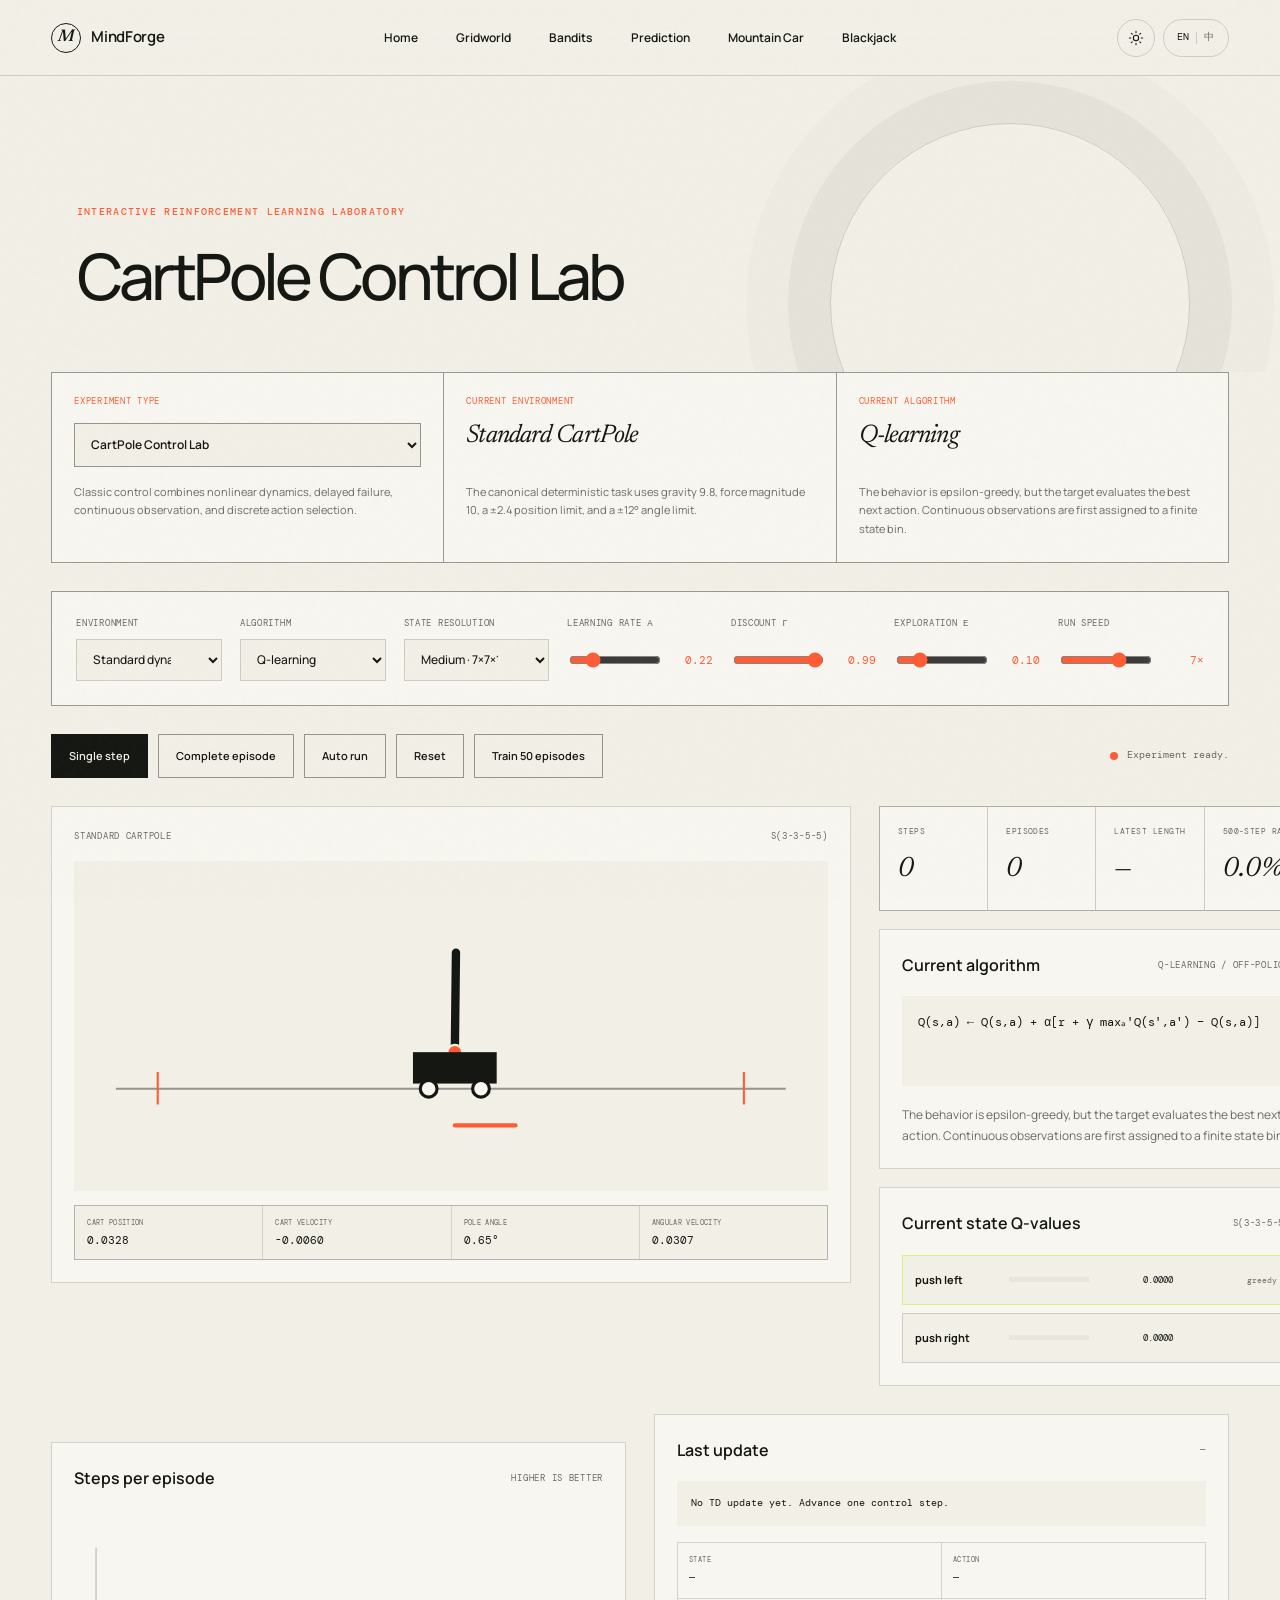
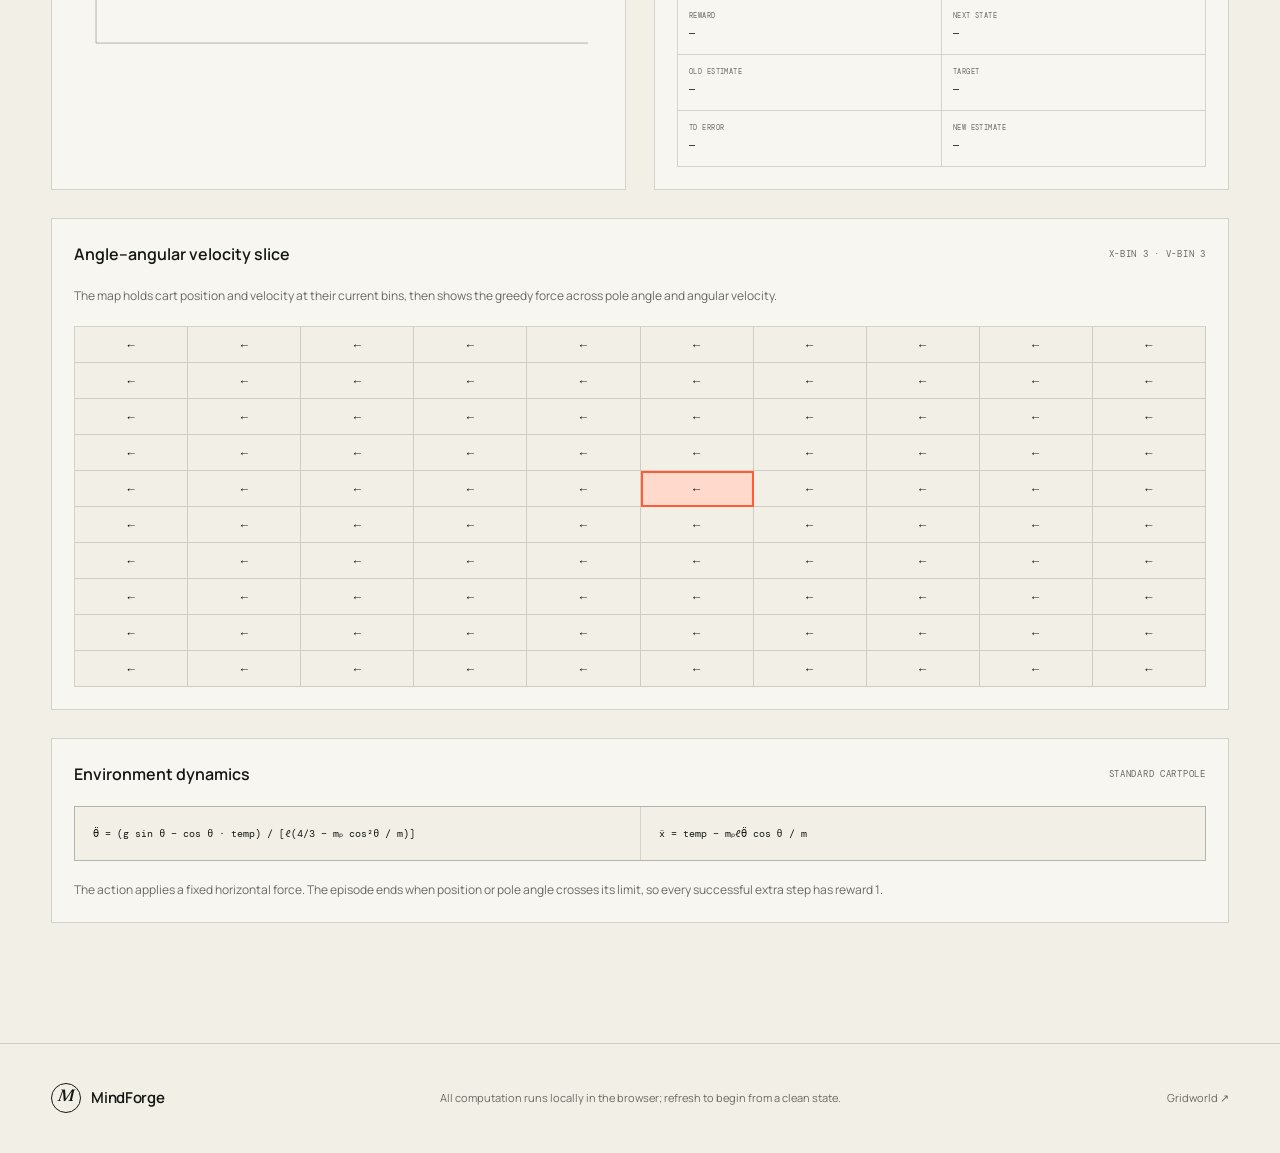
<file: cartpole.html>
<!doctype html>
<html lang="en" data-theme="light">
  <head>
    <meta charset="UTF-8" />
    <meta name="viewport" content="width=device-width, initial-scale=1.0" />
    <meta name="description" content="An interactive bilingual CartPole reinforcement learning control laboratory." />
    <meta name="theme-color" content="#f3f0e8" />
    <title>CartPole Control Lab — MindForge</title>
    <link rel="icon" href="assets/favicon.svg" type="image/svg+xml" />
    <link rel="stylesheet" href="styles.css" />
    <link rel="stylesheet" href="rl.css" />
    <script src="app.js" defer></script>
    <script src="cartpole.js" defer></script>
  </head>
  <body data-page="cartpole" data-title-en="CartPole Control Lab — MindForge" data-title-zh="CartPole 控制实验室 — MindForge">
    <a class="skip-link" href="#main" data-i18n="skip">Skip to content</a>
    <div class="noise" aria-hidden="true"></div>
    <header class="site-header">
      <a class="brand" href="index.html" aria-label="MindForge home"><span class="brand-mark">M</span><span>MindForge</span></a>
      <nav class="desktop-nav" aria-label="Primary navigation">
        <a href="index.html" data-i18n="navHome">Home</a>
        <a href="gridworld.html" data-i18n="navGrid">Gridworld</a>
        <a href="bandit.html" data-i18n="navBandit">Bandits</a>
        <a href="prediction.html" data-i18n="navPrediction">Prediction</a>
        <a href="mountain-car.html" data-i18n="navMountainCar">Mountain Car</a>
        <a href="blackjack.html" data-i18n="navBlackjack">Blackjack</a>
      </nav>
      <div class="header-actions">
        <button class="icon-button" id="theme-toggle" type="button" aria-label="Switch to dark theme">
          <svg class="sun-icon" viewBox="0 0 24 24" aria-hidden="true"><circle cx="12" cy="12" r="4"></circle><path d="M12 2v2M12 20v2M4.93 4.93l1.42 1.42M17.66 17.66l1.41 1.41M2 12h2M20 12h2M4.93 19.07l1.42-1.42M17.66 6.34l1.41-1.41"></path></svg>
          <svg class="moon-icon" viewBox="0 0 24 24" aria-hidden="true"><path d="M20.5 14.2A8.4 8.4 0 0 1 9.8 3.5 8.5 8.5 0 1 0 20.5 14.2Z"></path></svg>
        </button>
        <button class="language-button" id="language-toggle" type="button" aria-label="切换到中文"><span class="current-language">EN</span><span class="language-divider"></span><span class="next-language">中</span></button>
      </div>
    </header>

    <main id="main">
      <header class="page-hero lab-page-hero"><p class="eyebrow reveal" data-i18n="labEyebrow">Interactive reinforcement learning laboratory</p><h1 class="reveal" data-i18n="cartpoleTitle">CartPole Control Lab</h1></header>
      <section class="lab-shell">
        <section class="lab-context" aria-live="polite">
          <div class="lab-context-item lab-context-selector">
            <label for="experiment-switcher" data-i18n="currentExperiment">Experiment type</label>
            <select id="experiment-switcher">
              <option value="gridworld.html" data-i18n="gridTitle">Gridworld Control Lab</option><option value="bandit.html" data-i18n="banditTitle">Multi-Armed Bandit Lab</option><option value="prediction.html" data-i18n="predictionTitle">Random Walk Prediction Lab</option><option value="mountain-car.html" data-i18n="mountainTitle">Mountain Car Control Lab</option><option value="blackjack.html" data-i18n="blackjackTitle">Blackjack Monte Carlo Lab</option><option value="cartpole.html" data-i18n="cartpoleTitle" selected>CartPole Control Lab</option>
            </select>
            <p id="context-experiment-copy"></p>
          </div>
          <article class="lab-context-item"><span data-i18n="currentEnvironment">Current environment</span><strong id="context-environment-name">—</strong><p id="context-environment-copy"></p></article>
          <article class="lab-context-item"><span data-i18n="currentAlgorithm">Current algorithm</span><strong id="context-algorithm-name">—</strong><p id="context-algorithm-copy"></p></article>
        </section>

        <div class="lab-toolbar cartpole-toolbar" aria-label="CartPole controls">
          <div class="control-group"><label for="cartpole-environment" data-i18n="environment">Environment</label><select id="cartpole-environment"><option value="standard" data-i18n="cartpoleStandard">Standard dynamics</option><option value="gravity" data-i18n="cartpoleStrongGravity">Strong gravity</option><option value="weak" data-i18n="cartpoleWeakForce">Weak actuator</option></select></div>
          <div class="control-group"><label for="cartpole-algorithm" data-i18n="algorithm">Algorithm</label><select id="cartpole-algorithm"><option value="qlearning" data-i18n="algorithmQ">Q-learning</option><option value="sarsa" data-i18n="algorithmSarsa">SARSA</option><option value="expected" data-i18n="algorithmExpected">Expected SARSA</option><option value="double" data-i18n="algorithmDouble">Double Q-learning</option></select></div>
          <div class="control-group"><label for="cartpole-resolution" data-i18n="stateResolution">State resolution</label><select id="cartpole-resolution"><option value="coarse" data-i18n="resolutionCoarse">Coarse · 5×5×8×8</option><option value="medium" data-i18n="resolutionMedium" selected>Medium · 7×7×10×10</option><option value="fine" data-i18n="resolutionFine">Fine · 9×9×14×14</option></select></div>
          <div class="control-group"><label for="cartpole-alpha" data-i18n="alpha">Learning rate α</label><div class="range-line"><input id="cartpole-alpha" type="range" min="0.01" max="1" step="0.01" value="0.22" /><output id="cartpole-alpha-output">0.22</output></div></div>
          <div class="control-group"><label for="cartpole-gamma" data-i18n="gamma">Discount γ</label><div class="range-line"><input id="cartpole-gamma" type="range" min="0.5" max="1" step="0.01" value="0.99" /><output id="cartpole-gamma-output">0.99</output></div></div>
          <div class="control-group"><label for="cartpole-epsilon" data-i18n="epsilon">Exploration ε</label><div class="range-line"><input id="cartpole-epsilon" type="range" min="0" max="0.5" step="0.01" value="0.10" /><output id="cartpole-epsilon-output">0.10</output></div></div>
          <div class="control-group"><label for="cartpole-speed" data-i18n="speed">Run speed</label><div class="range-line"><input id="cartpole-speed" type="range" min="1" max="10" step="1" value="7" /><output id="cartpole-speed-output">7×</output></div></div>
        </div>

        <div class="lab-actions"><button class="lab-button is-primary" id="cartpole-step" type="button" data-i18n="singleStep">Single step</button><button class="lab-button" id="cartpole-episode" type="button" data-i18n="completeEpisode">Complete episode</button><button class="lab-button" id="cartpole-run" type="button" data-i18n="autoRun">Auto run</button><button class="lab-button" id="cartpole-reset" type="button" data-i18n="reset">Reset</button><button class="lab-button" id="cartpole-batch" type="button" data-i18n="trainFifty">Train 50 episodes</button><div class="lab-status" id="cartpole-status" aria-live="polite">Experiment ready.</div></div>

        <div class="lab-grid-layout cartpole-layout">
          <section class="lab-stage">
            <div class="stage-topline"><span id="cartpole-environment-name">Standard dynamics</span><span id="cartpole-state-label">S(0,0,0,0)</span></div>
            <svg class="cartpole-scene" viewBox="0 0 720 260" role="img" aria-label="CartPole dynamics"><line class="cartpole-track" x1="40" y1="190" x2="680" y2="190"></line><line class="cartpole-limit" x1="80" y1="174" x2="80" y2="205"></line><line class="cartpole-limit" x1="640" y1="174" x2="640" y2="205"></line><g id="cartpole-cart"><line class="cartpole-pole" id="cartpole-pole" x1="0" y1="-15" x2="0" y2="-110"></line><circle class="cartpole-pivot" cx="0" cy="-15" r="7"></circle><rect class="cartpole-body" x="-40" y="-15" width="80" height="30"></rect><circle class="cartpole-wheel" cx="-25" cy="20" r="8"></circle><circle class="cartpole-wheel" cx="25" cy="20" r="8"></circle></g><line class="cartpole-force" id="cartpole-force" x1="360" y1="225" x2="410" y2="225"></line></svg>
            <div class="mountain-state-readout cartpole-readout"><span><small data-i18n="cartPosition">Cart position</small><strong id="cartpole-position">0.000</strong></span><span><small data-i18n="cartVelocity">Cart velocity</small><strong id="cartpole-velocity">0.000</strong></span><span><small data-i18n="poleAngle">Pole angle</small><strong id="cartpole-angle">0.00°</strong></span><span><small data-i18n="angularVelocity">Angular velocity</small><strong id="cartpole-angular-velocity">0.000</strong></span></div>
          </section>
          <aside class="lab-side">
            <div class="metric-grid cartpole-metrics"><article class="metric-card"><span data-i18n="metricStep">Steps</span><strong id="cartpole-steps">0</strong></article><article class="metric-card"><span data-i18n="metricEpisode">Episodes</span><strong id="cartpole-episodes">0</strong></article><article class="metric-card"><span data-i18n="latestLength">Latest length</span><strong id="cartpole-latest-length">—</strong></article><article class="metric-card"><span data-i18n="balanceRate">500-step rate</span><strong id="cartpole-success-rate">0%</strong></article></div>
            <section class="lab-side-card"><div class="card-heading"><h2 data-i18n="algorithmLens">Current algorithm</h2><span id="cartpole-badge">Q-LEARNING</span></div><div class="algorithm-formula" id="cartpole-formula"></div><p class="algorithm-explanation" id="cartpole-explanation"></p></section>
            <section class="lab-side-card"><div class="card-heading"><h2 data-i18n="currentQValues">Current state Q-values</h2><span id="cartpole-q-state">S(0,0,0,0)</span></div><div class="q-inspector" id="cartpole-q-inspector"></div></section>
          </aside>
        </div>

        <section class="learning-detail-grid">
          <article class="chart-card"><div class="card-heading"><h2 data-i18n="stepsPerEpisode">Steps per episode</h2><span data-i18n="lowerIsNotBetter">higher is better</span></div><svg class="lab-chart" viewBox="0 0 720 180" role="img" aria-label="CartPole episode length"><line class="chart-axis" x1="30" y1="150" x2="700" y2="150"></line><line class="chart-axis" x1="30" y1="20" x2="30" y2="150"></line><polyline class="chart-line" id="cartpole-history-line" points=""></polyline></svg></article>
          <section class="lab-side-card"><div class="card-heading"><h2 data-i18n="lastUpdateTitle">Last update</h2><span id="cartpole-update-kind">—</span></div><div class="update-equation" id="cartpole-equation"></div><dl class="update-ledger"><div><dt data-i18n="updateState">State</dt><dd id="cartpole-update-state">—</dd></div><div><dt data-i18n="updateAction">Action</dt><dd id="cartpole-update-action">—</dd></div><div><dt data-i18n="updateReward">Reward</dt><dd id="cartpole-update-reward">—</dd></div><div><dt data-i18n="updateNext">Next state</dt><dd id="cartpole-update-next">—</dd></div><div><dt data-i18n="updateOld">Old estimate</dt><dd id="cartpole-update-old">—</dd></div><div><dt data-i18n="updateTarget">Target</dt><dd id="cartpole-update-target">—</dd></div><div><dt data-i18n="updateError">TD error</dt><dd id="cartpole-update-error">—</dd></div><div><dt data-i18n="updateNew">New estimate</dt><dd id="cartpole-update-new">—</dd></div></dl></section>
        </section>

        <section class="q-table-card cartpole-map-card"><div class="card-heading"><h2 data-i18n="cartpoleStateMap">Angle–angular velocity slice</h2><span id="cartpole-map-slice">x-bin 0 · v-bin 0</span></div><p class="small-copy" data-i18n="cartpoleMapCopy">The map holds cart position and velocity at their current bins, then shows the greedy force across pole angle and angular velocity.</p><div class="cartpole-q-map" id="cartpole-q-map"></div></section>
        <section class="lab-side-card physics-card"><div class="card-heading"><h2 data-i18n="dynamicsTitle">Environment dynamics</h2><span id="cartpole-dynamics-mode">deterministic</span></div><div class="physics-equations"><code>θ̈ = (g sin θ − cos θ · temp) / [ℓ(4/3 − mₚ cos²θ / m)]</code><code>ẍ = temp − mₚℓθ̈ cos θ / m</code></div><p class="small-copy" data-i18n="cartpoleDynamicsCopy">The action applies a fixed horizontal force. The episode ends when position or pole angle crosses its limit, so every successful extra step has reward 1.</p></section>
      </section>
    </main>
    <footer class="site-footer"><a class="brand" href="index.html"><span class="brand-mark">M</span><span>MindForge</span></a><p data-i18n="footerLabCopy">All computation runs locally in the browser; refresh to begin from a clean state.</p><a href="gridworld.html"><span data-i18n="navGrid">Gridworld</span> ↗</a></footer>
  </body>
</html>
</file>
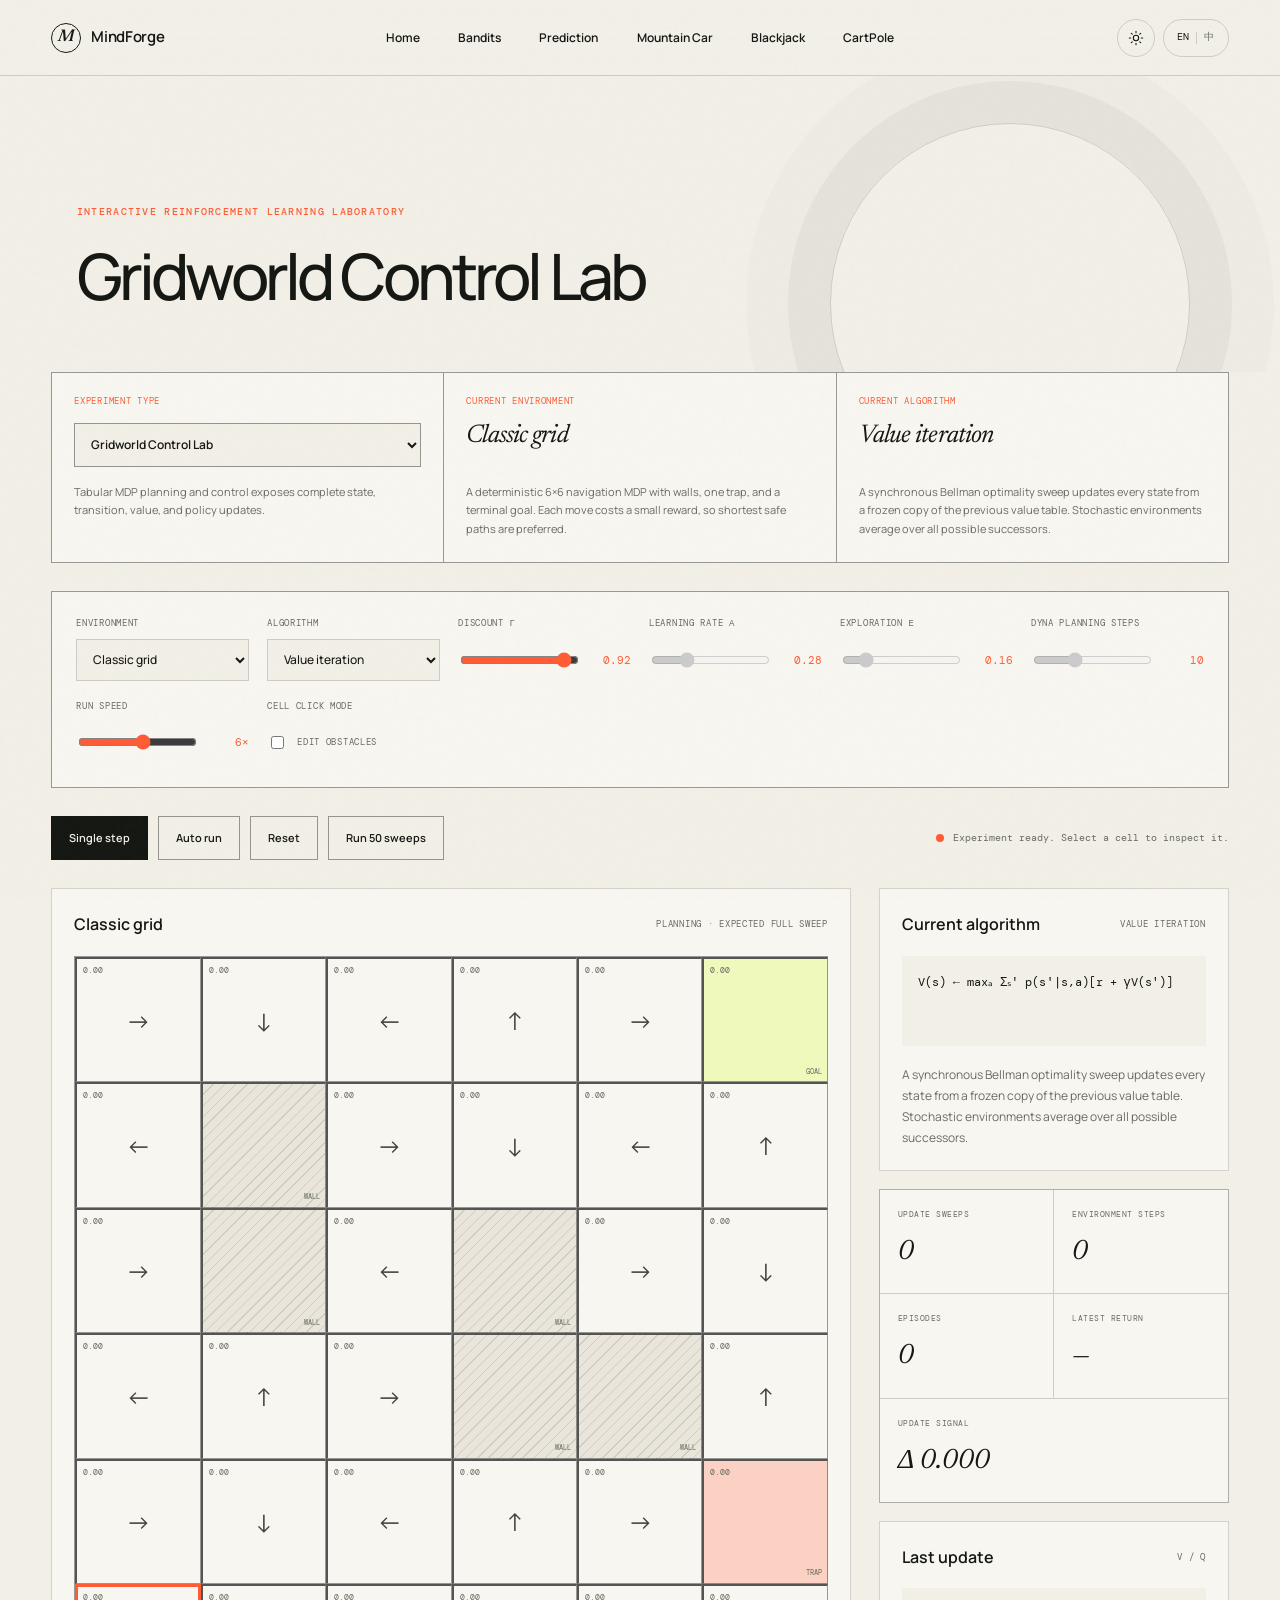
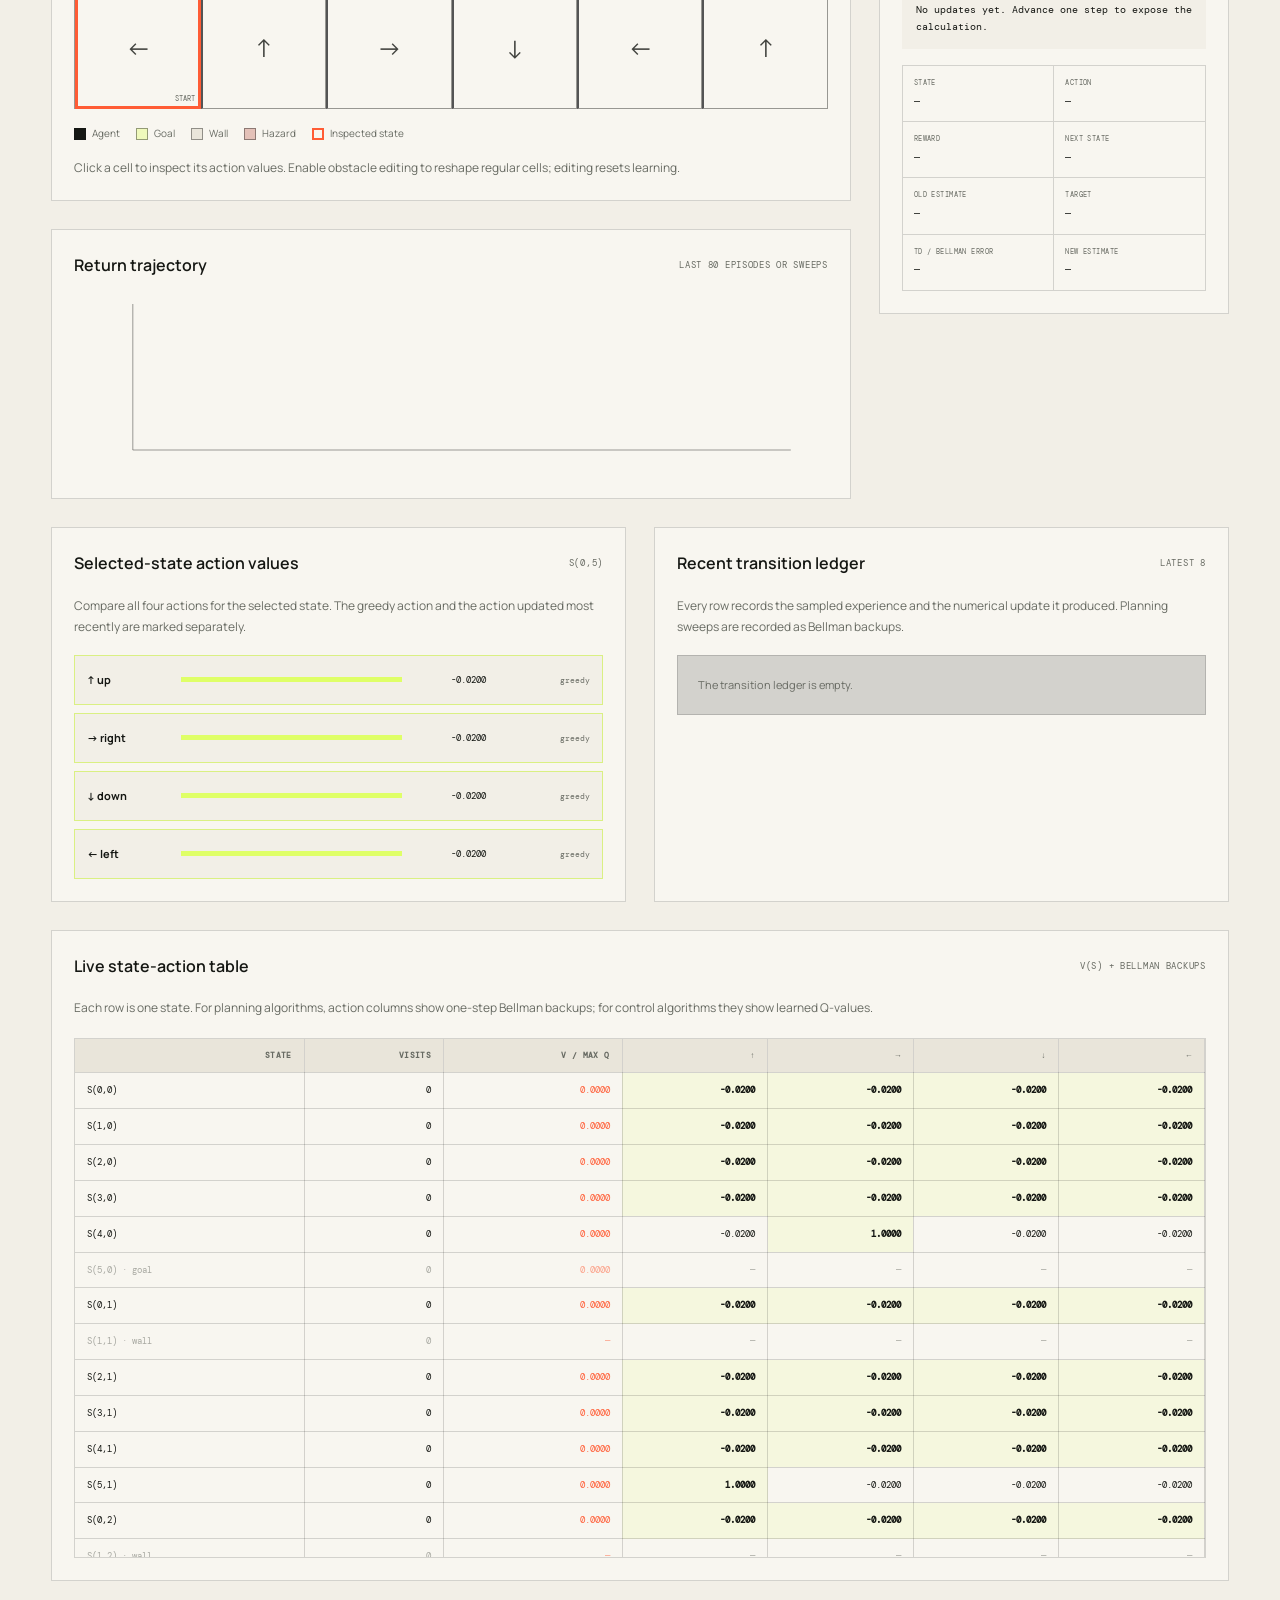
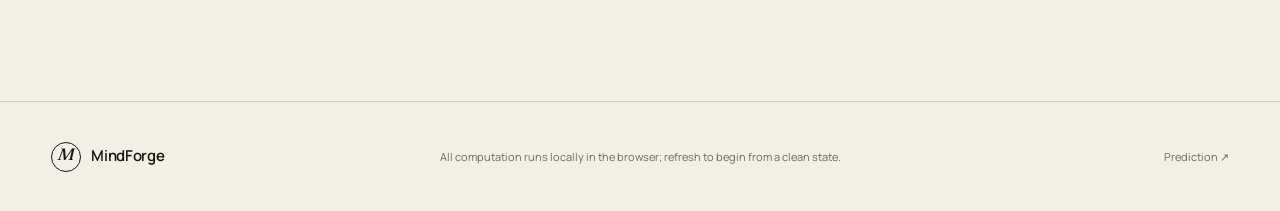
<file: gridworld.html>
<!doctype html>
<html lang="en" data-theme="light">
  <head>
    <meta charset="UTF-8" />
    <meta name="viewport" content="width=device-width, initial-scale=1.0" />
    <meta
      name="description"
      content="An interactive bilingual Gridworld laboratory for dynamic programming, temporal-difference control, Dyna-Q, Double Q-learning, and live Q-table inspection."
    />
    <meta name="theme-color" content="#f3f0e8" />
    <title>Gridworld Control Lab — MindForge</title>
    <link rel="icon" href="assets/favicon.svg" type="image/svg+xml" />
    <link rel="stylesheet" href="styles.css" />
    <link rel="stylesheet" href="rl.css" />
    <script src="app.js" defer></script>
    <script src="gridworld.js" defer></script>
  </head>
  <body
    data-page="gridworld"
    data-title-en="Gridworld Control Lab — MindForge"
    data-title-zh="网格世界控制实验室 — MindForge"
  >
    <a class="skip-link" href="#main" data-i18n="skip">Skip to content</a>
    <div class="noise" aria-hidden="true"></div>
    <header class="site-header">
      <a class="brand" href="index.html" aria-label="MindForge home">
        <span class="brand-mark">M</span><span>MindForge</span>
      </a>
      <nav class="desktop-nav" aria-label="Primary navigation">
        <a href="index.html" data-i18n="navHome">Home</a>
        <a href="bandit.html" data-i18n="navBandit">Bandits</a>
        <a href="prediction.html" data-i18n="navPrediction">Prediction</a>
        <a href="mountain-car.html" data-i18n="navMountainCar">Mountain Car</a>
        <a href="blackjack.html" data-i18n="navBlackjack">Blackjack</a>
        <a href="cartpole.html" data-i18n="navCartPole">CartPole</a>
      </nav>
      <div class="header-actions">
        <button class="icon-button" id="theme-toggle" type="button" aria-label="Switch to dark theme">
          <svg class="sun-icon" viewBox="0 0 24 24" aria-hidden="true">
            <circle cx="12" cy="12" r="4"></circle>
            <path d="M12 2v2M12 20v2M4.93 4.93l1.42 1.42M17.66 17.66l1.41 1.41M2 12h2M20 12h2M4.93 19.07l1.42-1.42M17.66 6.34l1.41-1.41"></path>
          </svg>
          <svg class="moon-icon" viewBox="0 0 24 24" aria-hidden="true">
            <path d="M20.5 14.2A8.4 8.4 0 0 1 9.8 3.5 8.5 8.5 0 1 0 20.5 14.2Z"></path>
          </svg>
        </button>
        <button class="language-button" id="language-toggle" type="button" aria-label="切换到中文">
          <span class="current-language">EN</span><span class="language-divider"></span><span class="next-language">中</span>
        </button>
      </div>
    </header>

    <main id="main">
      <header class="page-hero lab-page-hero">
        <p class="eyebrow reveal" data-i18n="labEyebrow">Interactive reinforcement learning laboratory</p>
        <h1 class="reveal" data-i18n="gridTitle">Gridworld Control Lab</h1>
      </header>

      <section class="lab-shell">
        <section class="lab-context" aria-live="polite">
          <div class="lab-context-item lab-context-selector">
            <label for="experiment-switcher" data-i18n="currentExperiment">Experiment type</label>
            <select id="experiment-switcher">
              <option value="gridworld.html" data-i18n="gridTitle" selected>Gridworld Control Lab</option>
              <option value="bandit.html" data-i18n="banditTitle">Multi-Armed Bandit Lab</option>
              <option value="prediction.html" data-i18n="predictionTitle">Random Walk Prediction Lab</option>
              <option value="mountain-car.html" data-i18n="mountainTitle">Mountain Car Control Lab</option>
              <option value="blackjack.html" data-i18n="blackjackTitle">Blackjack Monte Carlo Lab</option>
              <option value="cartpole.html" data-i18n="cartpoleTitle">CartPole Control Lab</option>
            </select>
            <p id="context-experiment-copy"></p>
          </div>
          <article class="lab-context-item">
            <span data-i18n="currentEnvironment">Current environment</span>
            <strong id="context-environment-name">—</strong>
            <p id="context-environment-copy"></p>
          </article>
          <article class="lab-context-item">
            <span data-i18n="currentAlgorithm">Current algorithm</span>
            <strong id="context-algorithm-name">—</strong>
            <p id="context-algorithm-copy"></p>
          </article>
        </section>

        <div class="lab-toolbar" aria-label="Gridworld controls">
          <div class="control-group">
            <label for="environment-select" data-i18n="environment">Environment</label>
            <select id="environment-select">
              <option value="grid" data-i18n="environmentGrid">Classic grid</option>
              <option value="cliff" data-i18n="environmentCliff">Cliff walking</option>
              <option value="windy" data-i18n="environmentWindy">Windy grid</option>
              <option value="maze" data-i18n="environmentMaze">Maze</option>
              <option value="frozen" data-i18n="environmentFrozen">Frozen lake</option>
              <option value="fourrooms" data-i18n="environmentFourRooms">Four rooms</option>
            </select>
          </div>
          <div class="control-group">
            <label for="algorithm-select" data-i18n="algorithm">Algorithm</label>
            <select id="algorithm-select">
              <option value="value" data-i18n="algorithmValue">Value iteration</option>
              <option value="policy" data-i18n="algorithmPolicy">Policy iteration</option>
              <option value="qlearning" data-i18n="algorithmQ">Q-learning</option>
              <option value="sarsa" data-i18n="algorithmSarsa">SARSA</option>
              <option value="expected" data-i18n="algorithmExpected">Expected SARSA</option>
              <option value="dyna" data-i18n="algorithmDyna">Dyna-Q</option>
              <option value="double" data-i18n="algorithmDouble">Double Q-learning</option>
            </select>
          </div>
          <div class="control-group">
            <label for="gamma-input" data-i18n="gamma">Discount γ</label>
            <div class="range-line">
              <input id="gamma-input" type="range" min="0" max="0.99" step="0.01" value="0.92" />
              <output id="gamma-output">0.92</output>
            </div>
          </div>
          <div class="control-group">
            <label for="alpha-input" data-i18n="alpha">Learning rate α</label>
            <div class="range-line">
              <input id="alpha-input" type="range" min="0.01" max="1" step="0.01" value="0.28" />
              <output id="alpha-output">0.28</output>
            </div>
          </div>
          <div class="control-group">
            <label for="epsilon-input" data-i18n="epsilon">Exploration ε</label>
            <div class="range-line">
              <input id="epsilon-input" type="range" min="0" max="1" step="0.01" value="0.16" />
              <output id="epsilon-output">0.16</output>
            </div>
          </div>
          <div class="control-group">
            <label for="planning-input" data-i18n="planningSteps">Dyna planning steps</label>
            <div class="range-line">
              <input id="planning-input" type="range" min="0" max="30" step="1" value="10" />
              <output id="planning-output">10</output>
            </div>
          </div>
          <div class="control-group">
            <label for="speed-input" data-i18n="speed">Run speed</label>
            <div class="range-line">
              <input id="speed-input" type="range" min="1" max="10" step="1" value="6" />
              <output id="speed-output">6×</output>
            </div>
          </div>
          <div class="control-group control-toggle-group">
            <span class="control-label" data-i18n="cellClickMode">Cell click mode</span>
            <label class="toggle-control">
              <input id="edit-toggle" type="checkbox" />
              <span data-i18n="editObstacles">Edit obstacles</span>
            </label>
          </div>
        </div>

        <div class="lab-actions">
          <button class="lab-button is-primary" id="step-button" type="button" data-i18n="singleStep">Single step</button>
          <button class="lab-button" id="run-button" type="button" data-i18n="autoRun">Auto run</button>
          <button class="lab-button" id="reset-button" type="button" data-i18n="reset">Reset</button>
          <button class="lab-button" id="batch-button" type="button" data-i18n="trainBatch">Train 50 episodes</button>
          <div class="lab-status" id="lab-status" aria-live="polite">Experiment ready.</div>
        </div>

        <div class="lab-grid-layout">
          <div>
            <div class="lab-stage">
              <div class="stage-topline">
                <strong id="environment-name">Classic grid</strong>
                <span id="stage-mode">planning / full sweep</span>
              </div>
              <div class="grid-scroll">
                <div class="grid-board" id="grid-board" role="grid" aria-label="Interactive Gridworld"></div>
              </div>
              <div class="grid-legend">
                <span class="legend-item"><i class="legend-swatch" style="background: var(--ink)"></i> <span data-i18n="legendAgent">Agent</span></span>
                <span class="legend-item"><i class="legend-swatch" style="background: color-mix(in srgb, var(--lime) 38%, var(--surface))"></i> <span data-i18n="legendGoal">Goal</span></span>
                <span class="legend-item"><i class="legend-swatch" style="background: var(--surface-strong)"></i> <span data-i18n="legendWall">Wall</span></span>
                <span class="legend-item"><i class="legend-swatch" style="background: color-mix(in srgb, #b23828 28%, var(--surface))"></i> <span data-i18n="legendHazard">Hazard</span></span>
                <span class="legend-item"><i class="legend-swatch selected-swatch"></i> <span data-i18n="legendSelected">Inspected state</span></span>
              </div>
              <p class="small-copy" style="margin-top: 15px" data-i18n="editGridHint">
                Click a cell to inspect its action values. Enable obstacle editing to reshape regular cells; editing resets learning.
              </p>
            </div>

            <div class="chart-card">
              <div class="card-heading">
                <h2 data-i18n="chartReturn">Return trajectory</h2>
                <span id="chart-caption" data-i18n="chartRecent">last 80 episodes or sweeps</span>
              </div>
              <svg class="lab-chart" id="return-chart" viewBox="0 0 700 180" role="img" aria-label="Episode return chart">
                <line class="chart-axis" x1="32" y1="8" x2="32" y2="154"></line>
                <line class="chart-axis" x1="32" y1="154" x2="690" y2="154"></line>
                <polyline class="chart-line" id="return-line" points=""></polyline>
              </svg>
            </div>
          </div>

          <aside class="lab-side">
            <div class="lab-side-card">
              <div class="card-heading">
                <h2 data-i18n="algorithmLens">Current algorithm</h2>
                <span id="algorithm-badge">VALUE ITERATION</span>
              </div>
              <div
                class="algorithm-formula"
                id="algorithm-formula"
                data-copy-en="V(s) ← maxₐ [r + γV(s′)]"
                data-copy-zh="V(s) ← maxₐ [r + γV(s′)]"
              >V(s) ← maxₐ [r + γV(s′)]</div>
              <p
                class="algorithm-explanation"
                id="algorithm-explanation"
                data-copy-en="One step performs a full Bellman optimality sweep over every non-terminal state."
                data-copy-zh="每次单步会对所有非终止状态执行一轮完整的 Bellman 最优更新。"
              >One step performs a full Bellman optimality sweep over every non-terminal state.</p>
            </div>

            <div class="metric-grid">
              <div class="metric-card"><span data-i18n="metricSweep">Update sweeps</span><strong id="metric-sweep">0</strong></div>
              <div class="metric-card"><span data-i18n="metricStep">Environment steps</span><strong id="metric-step">0</strong></div>
              <div class="metric-card"><span data-i18n="metricEpisode">Episodes</span><strong id="metric-episode">0</strong></div>
              <div class="metric-card"><span data-i18n="metricReturn">Latest return</span><strong id="metric-return">—</strong></div>
              <div class="metric-card" style="grid-column: 1 / -1"><span data-i18n="metricSignal">Update signal</span><strong id="metric-signal">Δ 0.000</strong></div>
            </div>

            <div class="lab-side-card update-card">
              <div class="card-heading">
                <h2 data-i18n="lastUpdateTitle">Last update</h2>
                <span id="update-table">V / Q</span>
              </div>
              <div class="update-equation" id="update-equation">new estimate = old estimate + step size × error</div>
              <dl class="update-ledger">
                <div><dt data-i18n="updateState">State</dt><dd id="update-state">—</dd></div>
                <div><dt data-i18n="updateAction">Action</dt><dd id="update-action">—</dd></div>
                <div><dt data-i18n="updateReward">Reward</dt><dd id="update-reward">—</dd></div>
                <div><dt data-i18n="updateNext">Next state</dt><dd id="update-next">—</dd></div>
                <div><dt data-i18n="updateOld">Old estimate</dt><dd id="update-old">—</dd></div>
                <div><dt data-i18n="updateTarget">Target</dt><dd id="update-target">—</dd></div>
                <div><dt data-i18n="updateError">TD / Bellman error</dt><dd id="update-error">—</dd></div>
                <div><dt data-i18n="updateNew">New estimate</dt><dd id="update-new">—</dd></div>
              </dl>
            </div>
          </aside>
        </div>

        <div class="learning-detail-grid">
          <section class="lab-side-card">
            <div class="card-heading">
              <h2 data-i18n="stateInspectorTitle">Selected-state action values</h2>
              <span id="inspector-state">S(0, 0)</span>
            </div>
            <p class="small-copy" data-i18n="stateInspectorCopy">
              Compare all four actions for the selected state. The greedy action and the action updated most recently are marked separately.
            </p>
            <div class="q-inspector" id="q-inspector"></div>
          </section>

          <section class="lab-side-card">
            <div class="card-heading">
              <h2 data-i18n="transitionLogTitle">Recent transition ledger</h2>
              <span data-i18n="latestEight">latest 8</span>
            </div>
            <p class="small-copy" data-i18n="transitionLogCopy">
              Every row records the sampled experience and the numerical update it produced. Planning sweeps are recorded as Bellman backups.
            </p>
            <div class="transition-log" id="transition-log"></div>
          </section>
        </div>

        <section class="q-table-card">
          <div class="card-heading">
            <h2 data-i18n="qTableTitle">Live state-action table</h2>
            <span id="q-table-mode">Q(S, A)</span>
          </div>
          <p class="small-copy" data-i18n="qTableCopy">
            Each row is one state. For planning algorithms, action columns show one-step Bellman backups; for control algorithms they show learned Q-values.
          </p>
          <div class="q-table-scroll">
            <table class="q-table">
              <thead>
                <tr>
                  <th data-i18n="tableState">State</th>
                  <th data-i18n="tableVisits">Visits</th>
                  <th data-i18n="tableValue">V / max Q</th>
                  <th>↑</th>
                  <th>→</th>
                  <th>↓</th>
                  <th>←</th>
                </tr>
              </thead>
              <tbody id="q-table-body"></tbody>
            </table>
          </div>
        </section>

      </section>
    </main>

    <footer class="site-footer">
      <a class="brand" href="index.html"><span class="brand-mark">M</span><span>MindForge</span></a>
      <p data-i18n="footerLabCopy">All computation runs locally in the browser; refresh to begin from a clean state.</p>
      <a href="prediction.html"><span data-i18n="navPrediction">Prediction</span> ↗</a>
    </footer>
  </body>
</html>
</file>
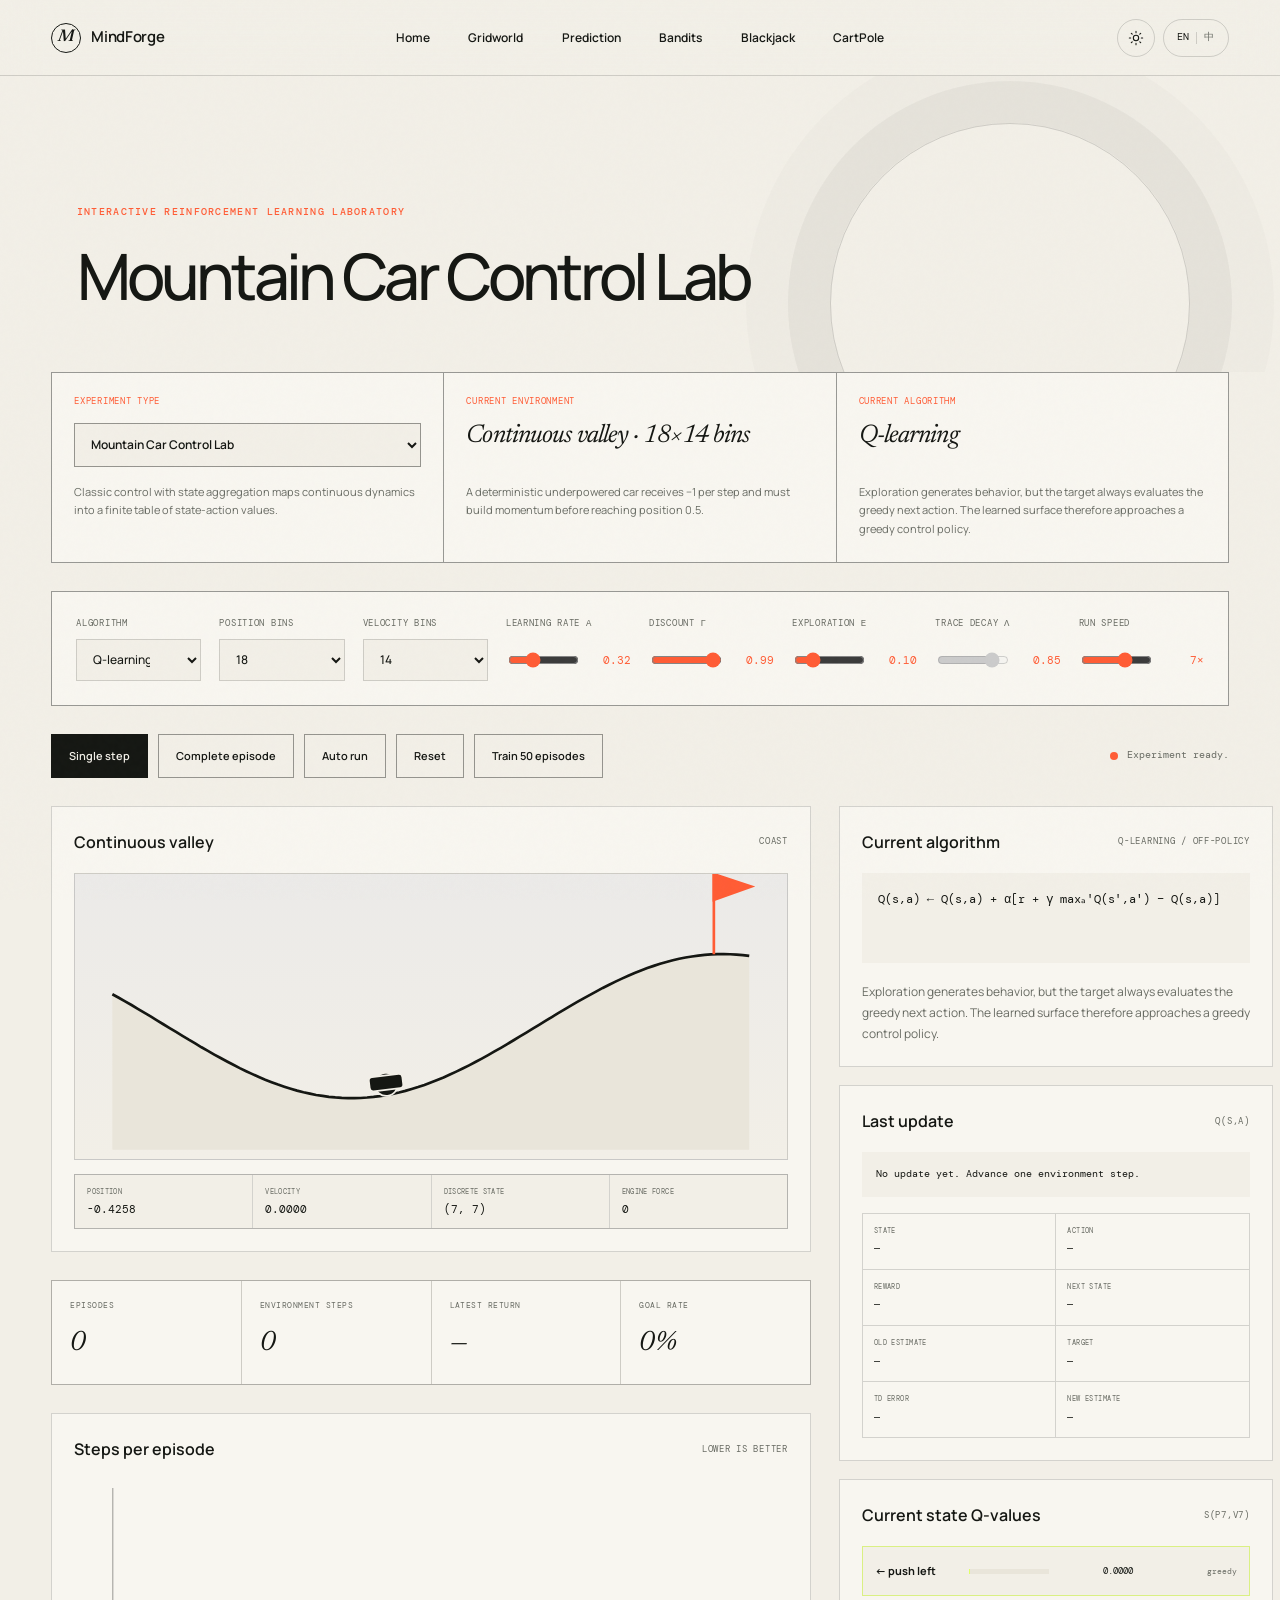
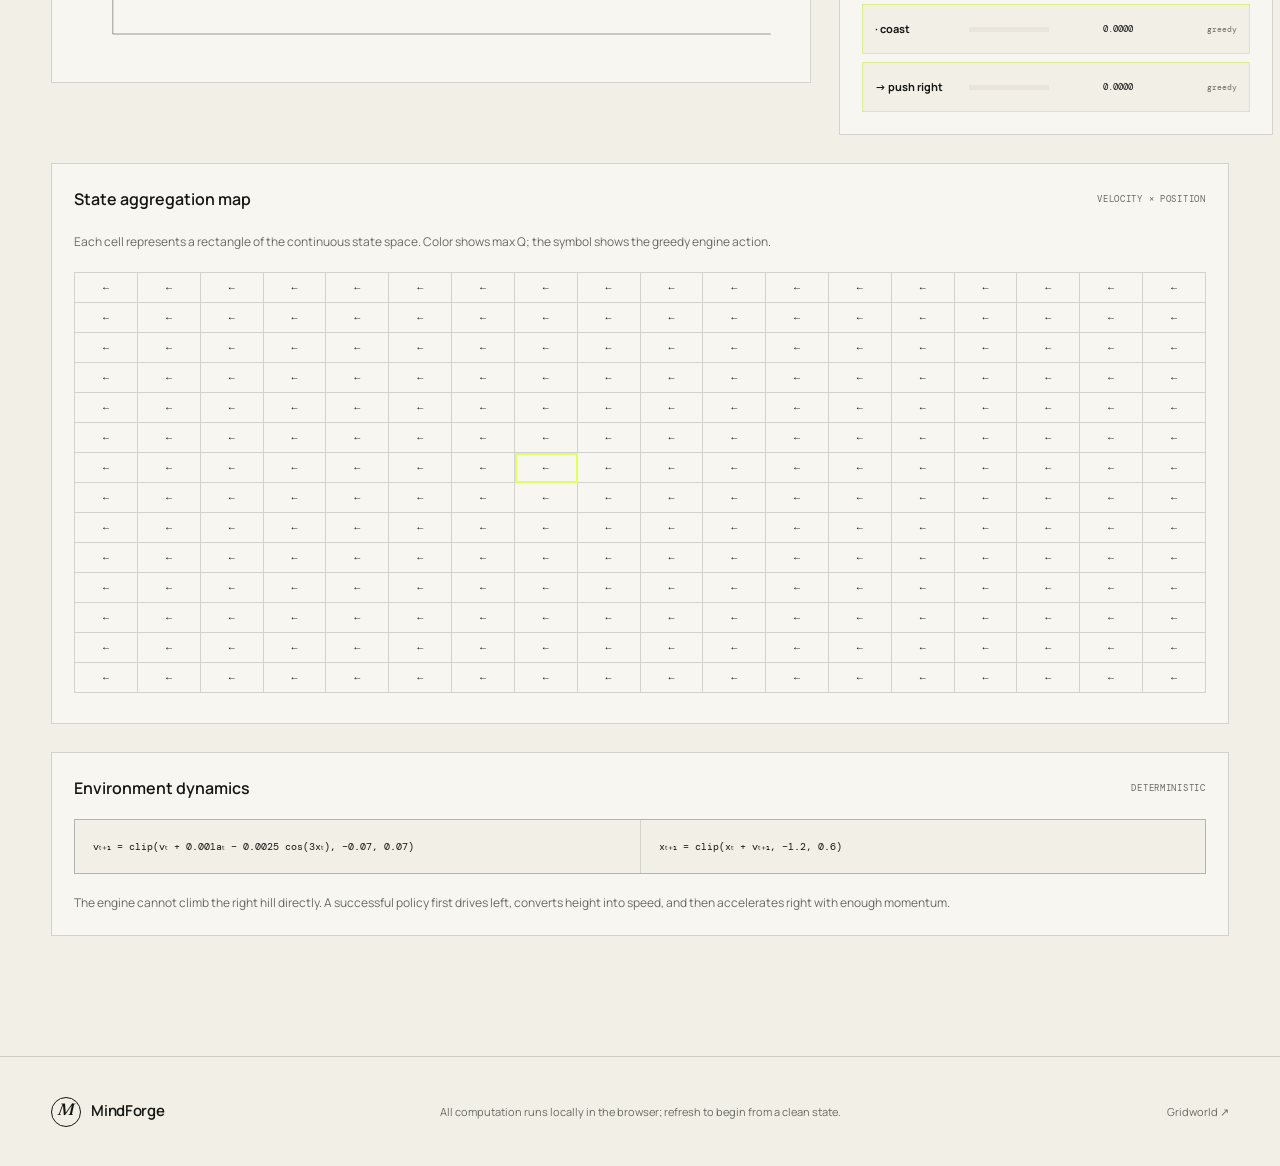
<file: mountain-car.html>
<!doctype html>
<html lang="en" data-theme="light">
  <head>
    <meta charset="UTF-8" />
    <meta name="viewport" content="width=device-width, initial-scale=1.0" />
    <meta
      name="description"
      content="An interactive bilingual Mountain Car control lab visualizing continuous dynamics, state discretization, Q-values, and eligibility traces."
    />
    <meta name="theme-color" content="#f3f0e8" />
    <title>Mountain Car Control Lab — MindForge</title>
    <link rel="icon" href="assets/favicon.svg" type="image/svg+xml" />
    <link rel="stylesheet" href="styles.css" />
    <link rel="stylesheet" href="rl.css" />
    <script src="app.js" defer></script>
    <script src="mountain-car.js" defer></script>
  </head>
  <body
    data-page="mountain-car"
    data-title-en="Mountain Car Control Lab — MindForge"
    data-title-zh="Mountain Car 控制实验室 — MindForge"
  >
    <a class="skip-link" href="#main" data-i18n="skip">Skip to content</a>
    <div class="noise" aria-hidden="true"></div>
    <header class="site-header">
      <a class="brand" href="index.html" aria-label="MindForge home">
        <span class="brand-mark">M</span><span>MindForge</span>
      </a>
      <nav class="desktop-nav" aria-label="Primary navigation">
        <a href="index.html" data-i18n="navHome">Home</a>
        <a href="gridworld.html" data-i18n="navGrid">Gridworld</a>
        <a href="prediction.html" data-i18n="navPrediction">Prediction</a>
        <a href="bandit.html" data-i18n="navBandit">Bandits</a>
        <a href="blackjack.html" data-i18n="navBlackjack">Blackjack</a>
        <a href="cartpole.html" data-i18n="navCartPole">CartPole</a>
      </nav>
      <div class="header-actions">
        <button class="icon-button" id="theme-toggle" type="button" aria-label="Switch to dark theme">
          <svg class="sun-icon" viewBox="0 0 24 24" aria-hidden="true">
            <circle cx="12" cy="12" r="4"></circle>
            <path d="M12 2v2M12 20v2M4.93 4.93l1.42 1.42M17.66 17.66l1.41 1.41M2 12h2M20 12h2M4.93 19.07l1.42-1.42M17.66 6.34l1.41-1.41"></path>
          </svg>
          <svg class="moon-icon" viewBox="0 0 24 24" aria-hidden="true">
            <path d="M20.5 14.2A8.4 8.4 0 0 1 9.8 3.5 8.5 8.5 0 1 0 20.5 14.2Z"></path>
          </svg>
        </button>
        <button class="language-button" id="language-toggle" type="button" aria-label="切换到中文">
          <span class="current-language">EN</span><span class="language-divider"></span><span class="next-language">中</span>
        </button>
      </div>
    </header>

    <main id="main">
      <header class="page-hero lab-page-hero">
        <p class="eyebrow reveal" data-i18n="labEyebrow">Interactive reinforcement learning laboratory</p>
        <h1 class="reveal" data-i18n="mountainTitle">Mountain Car Control Lab</h1>
      </header>

      <section class="lab-shell">
        <section class="lab-context" aria-live="polite">
          <div class="lab-context-item lab-context-selector">
            <label for="experiment-switcher" data-i18n="currentExperiment">Experiment type</label>
            <select id="experiment-switcher">
              <option value="gridworld.html" data-i18n="gridTitle">Gridworld Control Lab</option>
              <option value="bandit.html" data-i18n="banditTitle">Multi-Armed Bandit Lab</option>
              <option value="prediction.html" data-i18n="predictionTitle">Random Walk Prediction Lab</option>
              <option value="mountain-car.html" data-i18n="mountainTitle" selected>Mountain Car Control Lab</option>
              <option value="blackjack.html" data-i18n="blackjackTitle">Blackjack Monte Carlo Lab</option>
              <option value="cartpole.html" data-i18n="cartpoleTitle">CartPole Control Lab</option>
            </select>
            <p id="context-experiment-copy"></p>
          </div>
          <article class="lab-context-item">
            <span data-i18n="currentEnvironment">Current environment</span>
            <strong id="context-environment-name">—</strong>
            <p id="context-environment-copy"></p>
          </article>
          <article class="lab-context-item">
            <span data-i18n="currentAlgorithm">Current algorithm</span>
            <strong id="context-algorithm-name">—</strong>
            <p id="context-algorithm-copy"></p>
          </article>
        </section>

        <div class="lab-toolbar mountain-toolbar" aria-label="Mountain Car controls">
          <div class="control-group">
            <label for="mountain-algorithm" data-i18n="algorithm">Algorithm</label>
            <select id="mountain-algorithm">
              <option value="qlearning" data-i18n="algorithmQ">Q-learning</option>
              <option value="sarsa" data-i18n="algorithmSarsa">SARSA</option>
              <option value="expected" data-i18n="algorithmExpected">Expected SARSA</option>
              <option value="lambda" data-i18n="algorithmSarsaLambda">SARSA(λ)</option>
            </select>
          </div>
          <div class="control-group">
            <label for="position-bins" data-i18n="positionBins">Position bins</label>
            <select id="position-bins">
              <option value="12">12</option>
              <option value="18" selected>18</option>
              <option value="24">24</option>
            </select>
          </div>
          <div class="control-group">
            <label for="velocity-bins" data-i18n="velocityBins">Velocity bins</label>
            <select id="velocity-bins">
              <option value="10">10</option>
              <option value="14" selected>14</option>
              <option value="18">18</option>
            </select>
          </div>
          <div class="control-group">
            <label for="mountain-alpha" data-i18n="alpha">Learning rate α</label>
            <div class="range-line">
              <input id="mountain-alpha" type="range" min="0.01" max="1" step="0.01" value="0.32" />
              <output id="mountain-alpha-output">0.32</output>
            </div>
          </div>
          <div class="control-group">
            <label for="mountain-gamma" data-i18n="gamma">Discount γ</label>
            <div class="range-line">
              <input id="mountain-gamma" type="range" min="0.5" max="1" step="0.01" value="0.99" />
              <output id="mountain-gamma-output">0.99</output>
            </div>
          </div>
          <div class="control-group">
            <label for="mountain-epsilon" data-i18n="epsilon">Exploration ε</label>
            <div class="range-line">
              <input id="mountain-epsilon" type="range" min="0" max="0.5" step="0.01" value="0.10" />
              <output id="mountain-epsilon-output">0.10</output>
            </div>
          </div>
          <div class="control-group">
            <label for="mountain-lambda" data-i18n="lambdaTrace">Trace decay λ</label>
            <div class="range-line">
              <input id="mountain-lambda" type="range" min="0" max="1" step="0.01" value="0.85" />
              <output id="mountain-lambda-output">0.85</output>
            </div>
          </div>
          <div class="control-group">
            <label for="mountain-speed" data-i18n="speed">Run speed</label>
            <div class="range-line">
              <input id="mountain-speed" type="range" min="1" max="10" step="1" value="7" />
              <output id="mountain-speed-output">7×</output>
            </div>
          </div>
        </div>

        <div class="lab-actions">
          <button class="lab-button is-primary" id="mountain-step" type="button" data-i18n="singleStep">Single step</button>
          <button class="lab-button" id="mountain-episode" type="button" data-i18n="completeEpisode">Complete episode</button>
          <button class="lab-button" id="mountain-run" type="button" data-i18n="autoRun">Auto run</button>
          <button class="lab-button" id="mountain-reset" type="button" data-i18n="reset">Reset</button>
          <button class="lab-button" id="mountain-batch" type="button" data-i18n="trainFifty">Train 50 episodes</button>
          <div class="lab-status" id="mountain-status" aria-live="polite">Experiment ready.</div>
        </div>

        <div class="mountain-layout">
          <div>
            <section class="lab-stage mountain-stage">
              <div class="stage-topline">
                <strong data-i18n="mountainEnvironment">Continuous valley</strong>
                <span id="mountain-action-label">engine neutral</span>
              </div>
              <svg class="mountain-scene" viewBox="0 0 800 320" role="img" aria-label="Mountain Car environment">
                <path class="mountain-fill" id="mountain-fill" d=""></path>
                <path class="mountain-track-line" id="mountain-track" d=""></path>
                <polyline class="mountain-trajectory" id="mountain-trajectory" points=""></polyline>
                <line class="force-arrow" id="force-arrow" x1="0" y1="0" x2="0" y2="0"></line>
                <line class="velocity-arrow" id="velocity-arrow" x1="0" y1="0" x2="0" y2="0"></line>
                <g id="goal-flag">
                  <line x1="0" y1="-92" x2="0" y2="0"></line>
                  <path d="M0 -90 L42 -76 L0 -61 Z"></path>
                </g>
                <g id="mountain-car">
                  <circle r="13"></circle>
                  <rect x="-19" y="-10" width="38" height="16" rx="4"></rect>
                </g>
              </svg>
              <div class="mountain-state-readout">
                <span><small data-i18n="position">position</small><strong id="mountain-position">−0.5000</strong></span>
                <span><small data-i18n="velocity">velocity</small><strong id="mountain-velocity">0.0000</strong></span>
                <span><small data-i18n="discreteState">discrete state</small><strong id="mountain-discrete">(0, 0)</strong></span>
                <span><small data-i18n="force">engine force</small><strong id="mountain-force">0</strong></span>
              </div>
            </section>

            <div class="metric-grid mountain-metrics">
              <div class="metric-card"><span data-i18n="metricEpisode">Episodes</span><strong id="mountain-episodes">0</strong></div>
              <div class="metric-card"><span data-i18n="metricStep">Environment steps</span><strong id="mountain-steps">0</strong></div>
              <div class="metric-card"><span data-i18n="metricReturn">Latest return</span><strong id="mountain-return">—</strong></div>
              <div class="metric-card"><span data-i18n="successRate">Goal rate</span><strong id="mountain-success">0%</strong></div>
            </div>

            <section class="chart-card">
              <div class="card-heading">
                <h2 data-i18n="stepsPerEpisode">Steps per episode</h2>
                <span data-i18n="lowerIsBetter">lower is better</span>
              </div>
              <svg class="lab-chart" viewBox="0 0 700 180" role="img" aria-label="Mountain Car episode length chart">
                <line class="chart-axis" x1="32" y1="8" x2="32" y2="154"></line>
                <line class="chart-axis" x1="32" y1="154" x2="690" y2="154"></line>
                <polyline class="chart-line" id="mountain-history-line" points=""></polyline>
              </svg>
            </section>
          </div>

          <aside class="lab-side">
            <section class="lab-side-card">
              <div class="card-heading">
                <h2 data-i18n="algorithmLens">Current algorithm</h2>
                <span id="mountain-badge">Q-LEARNING</span>
              </div>
              <div class="algorithm-formula" id="mountain-formula"></div>
              <p class="algorithm-explanation" id="mountain-explanation"></p>
            </section>

            <section class="lab-side-card update-card">
              <div class="card-heading">
                <h2 data-i18n="lastUpdateTitle">Last update</h2>
                <span id="mountain-update-kind">Q(S,A)</span>
              </div>
              <div class="update-equation" id="mountain-equation">No update yet.</div>
              <dl class="update-ledger">
                <div><dt data-i18n="updateState">State</dt><dd id="mountain-update-state">—</dd></div>
                <div><dt data-i18n="updateAction">Action</dt><dd id="mountain-update-action">—</dd></div>
                <div><dt data-i18n="updateReward">Reward</dt><dd id="mountain-update-reward">—</dd></div>
                <div><dt data-i18n="updateNext">Next state</dt><dd id="mountain-update-next">—</dd></div>
                <div><dt data-i18n="updateOld">Old estimate</dt><dd id="mountain-update-old">—</dd></div>
                <div><dt data-i18n="updateTarget">Target</dt><dd id="mountain-update-target">—</dd></div>
                <div><dt data-i18n="updateError">TD error</dt><dd id="mountain-update-error">—</dd></div>
                <div><dt data-i18n="updateNew">New estimate</dt><dd id="mountain-update-new">—</dd></div>
              </dl>
            </section>

            <section class="lab-side-card">
              <div class="card-heading">
                <h2 data-i18n="currentQValues">Current state Q-values</h2>
                <span id="mountain-q-state">S(0,0)</span>
              </div>
              <div class="q-inspector" id="mountain-q-inspector"></div>
            </section>
          </aside>
        </div>

        <section class="q-table-card mountain-map-card">
          <div class="card-heading">
            <h2 data-i18n="stateAggregationMap">State aggregation map</h2>
            <span data-i18n="velocityByPosition">velocity × position</span>
          </div>
          <p class="small-copy" data-i18n="stateAggregationCopy">
            Each cell represents a rectangle of the continuous state space. Color shows max Q; the symbol shows the greedy engine action.
          </p>
          <div class="mountain-map-scroll">
            <div class="mountain-q-map" id="mountain-q-map"></div>
          </div>
        </section>

        <section class="lab-side-card physics-card">
          <div class="card-heading">
            <h2 data-i18n="dynamicsTitle">Environment dynamics</h2>
            <span>deterministic</span>
          </div>
          <div class="physics-equations">
            <code>vₜ₊₁ = clip(vₜ + 0.001aₜ − 0.0025 cos(3xₜ), −0.07, 0.07)</code>
            <code>xₜ₊₁ = clip(xₜ + vₜ₊₁, −1.2, 0.6)</code>
          </div>
          <p class="small-copy" data-i18n="dynamicsCopy">
            The engine cannot climb the right hill directly. A successful policy first drives left, converts height into speed, and then accelerates right with enough momentum.
          </p>
        </section>

      </section>
    </main>

    <footer class="site-footer">
      <a class="brand" href="index.html"><span class="brand-mark">M</span><span>MindForge</span></a>
      <p data-i18n="footerLabCopy">All computation runs locally in the browser; refresh to begin from a clean state.</p>
      <a href="gridworld.html"><span data-i18n="navGrid">Gridworld</span> ↗</a>
    </footer>
  </body>
</html>
</file>
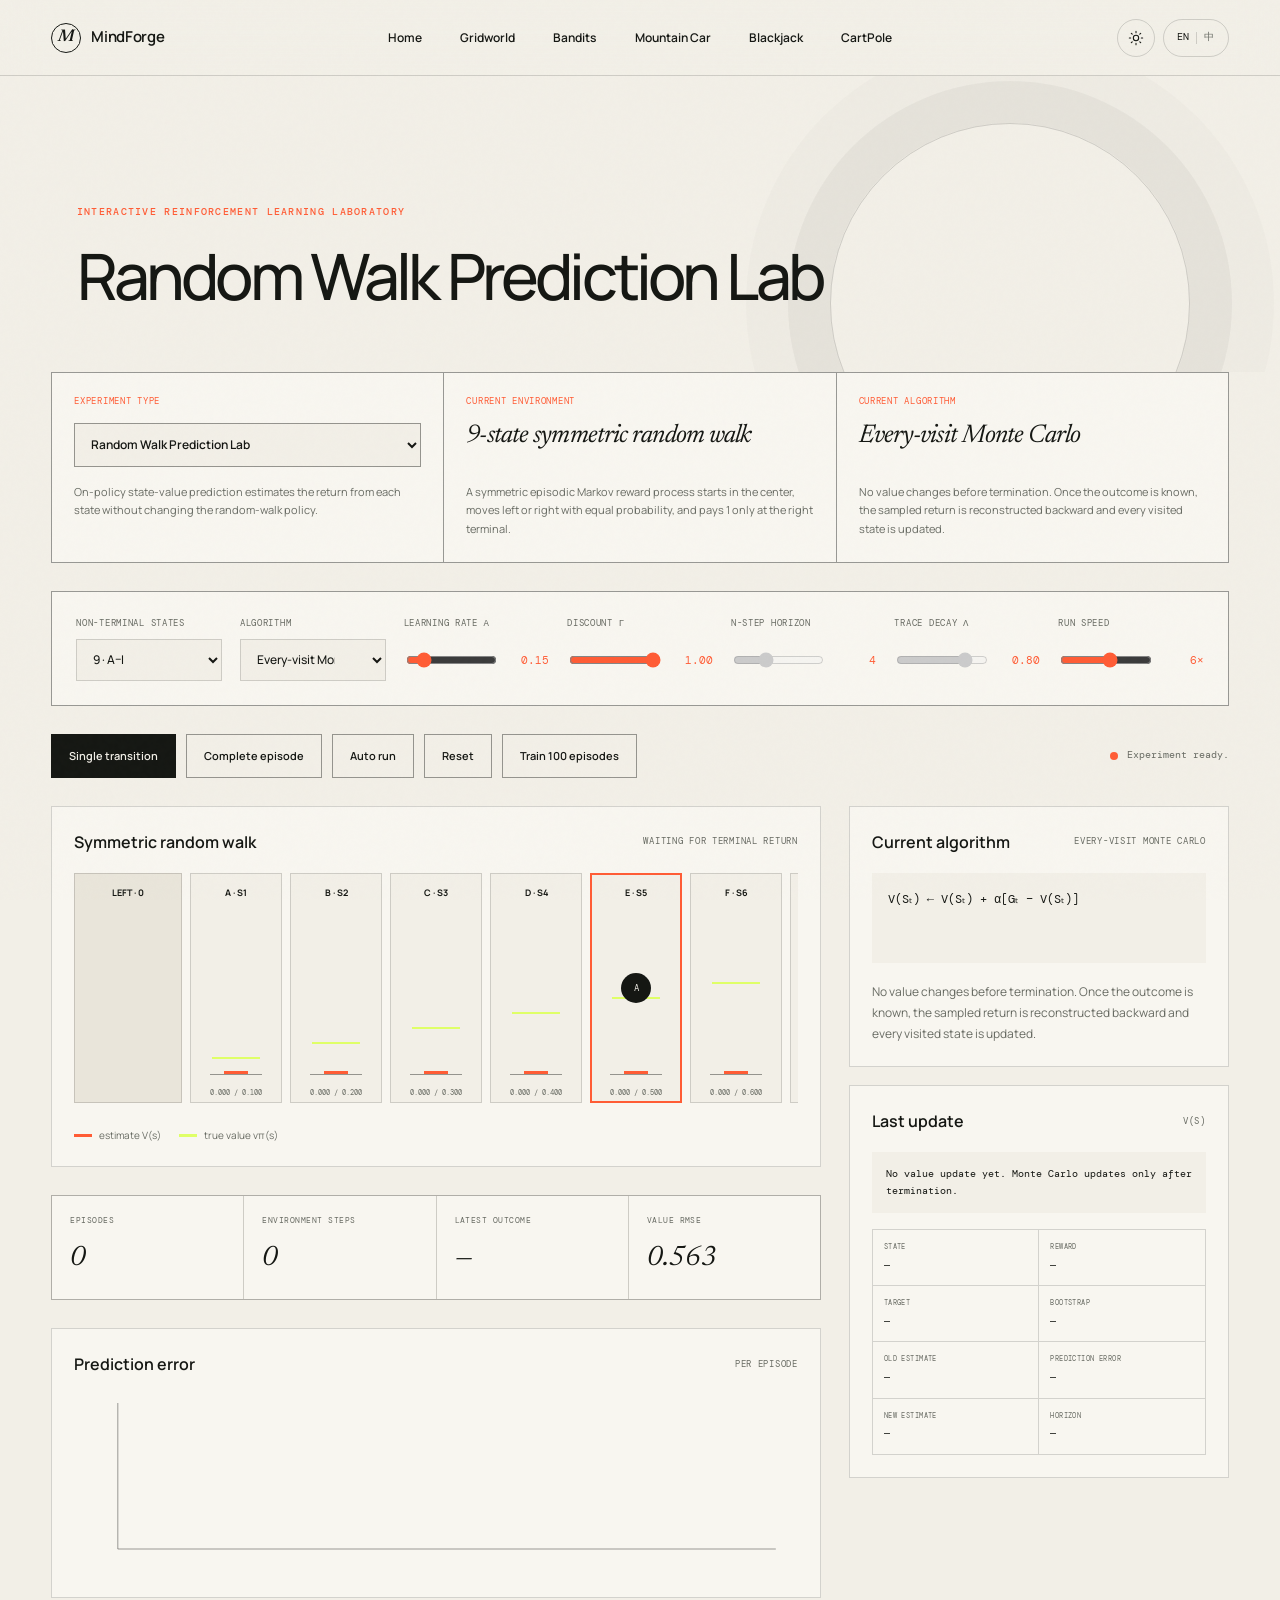
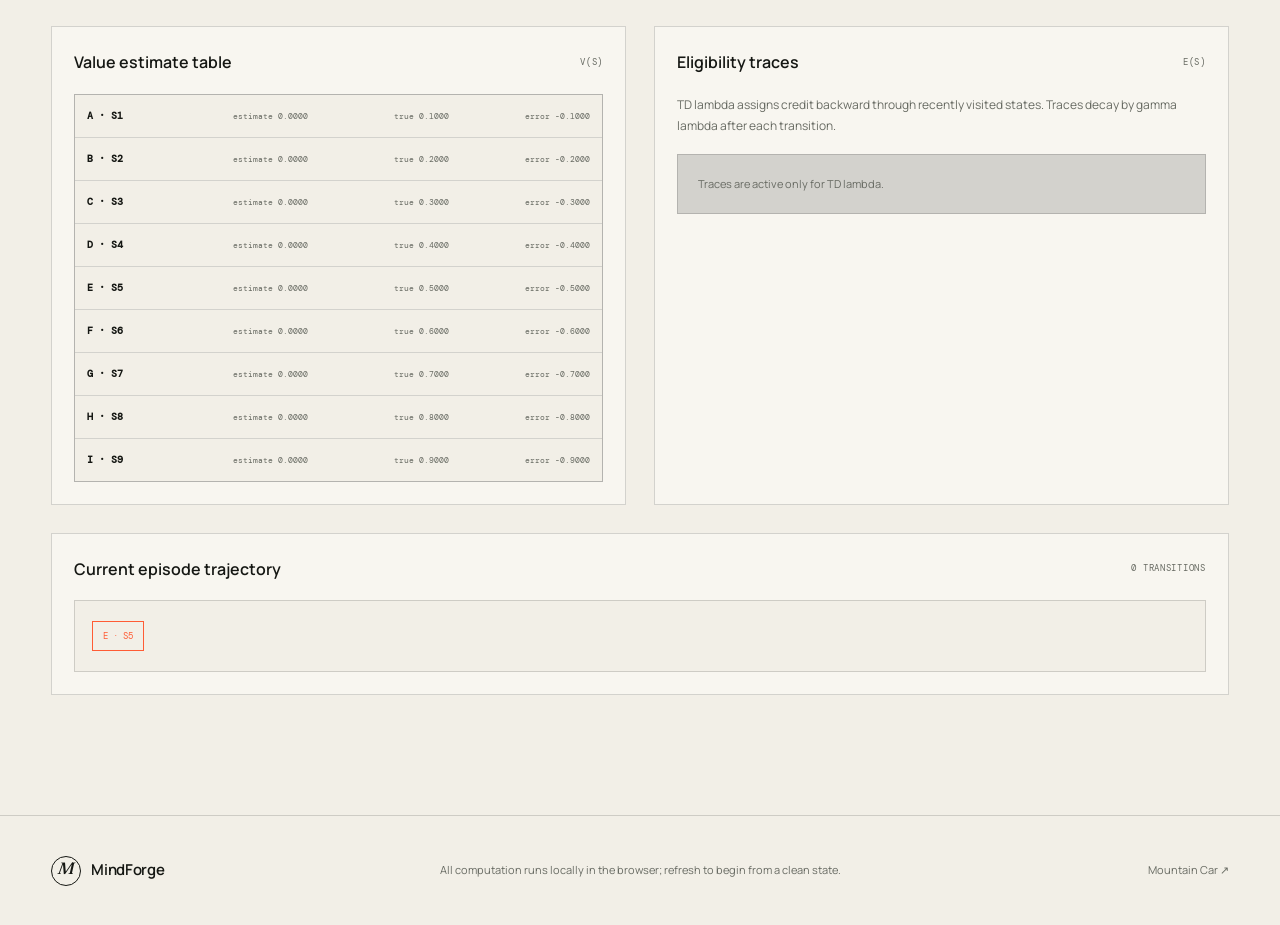
<file: prediction.html>
<!doctype html>
<html lang="en" data-theme="light">
  <head>
    <meta charset="UTF-8" />
    <meta name="viewport" content="width=device-width, initial-scale=1.0" />
    <meta
      name="description"
      content="An interactive bilingual random-walk prediction lab comparing Monte Carlo, TD(0), n-step TD, and TD lambda."
    />
    <meta name="theme-color" content="#f3f0e8" />
    <title>Random Walk Prediction Lab — MindForge</title>
    <link rel="icon" href="assets/favicon.svg" type="image/svg+xml" />
    <link rel="stylesheet" href="styles.css" />
    <link rel="stylesheet" href="rl.css" />
    <script src="app.js" defer></script>
    <script src="prediction.js" defer></script>
  </head>
  <body
    data-page="prediction"
    data-title-en="Random Walk Prediction Lab — MindForge"
    data-title-zh="随机游走预测实验室 — MindForge"
  >
    <a class="skip-link" href="#main" data-i18n="skip">Skip to content</a>
    <div class="noise" aria-hidden="true"></div>
    <header class="site-header">
      <a class="brand" href="index.html" aria-label="MindForge home">
        <span class="brand-mark">M</span><span>MindForge</span>
      </a>
      <nav class="desktop-nav" aria-label="Primary navigation">
        <a href="index.html" data-i18n="navHome">Home</a>
        <a href="gridworld.html" data-i18n="navGrid">Gridworld</a>
        <a href="bandit.html" data-i18n="navBandit">Bandits</a>
        <a href="mountain-car.html" data-i18n="navMountainCar">Mountain Car</a>
        <a href="blackjack.html" data-i18n="navBlackjack">Blackjack</a>
        <a href="cartpole.html" data-i18n="navCartPole">CartPole</a>
      </nav>
      <div class="header-actions">
        <button class="icon-button" id="theme-toggle" type="button" aria-label="Switch to dark theme">
          <svg class="sun-icon" viewBox="0 0 24 24" aria-hidden="true">
            <circle cx="12" cy="12" r="4"></circle>
            <path d="M12 2v2M12 20v2M4.93 4.93l1.42 1.42M17.66 17.66l1.41 1.41M2 12h2M20 12h2M4.93 19.07l1.42-1.42M17.66 6.34l1.41-1.41"></path>
          </svg>
          <svg class="moon-icon" viewBox="0 0 24 24" aria-hidden="true">
            <path d="M20.5 14.2A8.4 8.4 0 0 1 9.8 3.5 8.5 8.5 0 1 0 20.5 14.2Z"></path>
          </svg>
        </button>
        <button class="language-button" id="language-toggle" type="button" aria-label="切换到中文">
          <span class="current-language">EN</span><span class="language-divider"></span><span class="next-language">中</span>
        </button>
      </div>
    </header>

    <main id="main">
      <header class="page-hero lab-page-hero">
        <p class="eyebrow reveal" data-i18n="labEyebrow">Interactive reinforcement learning laboratory</p>
        <h1 class="reveal" data-i18n="predictionTitle">Random Walk Prediction Lab</h1>
      </header>

      <section class="lab-shell">
        <section class="lab-context" aria-live="polite">
          <div class="lab-context-item lab-context-selector">
            <label for="experiment-switcher" data-i18n="currentExperiment">Experiment type</label>
            <select id="experiment-switcher">
              <option value="gridworld.html" data-i18n="gridTitle">Gridworld Control Lab</option>
              <option value="bandit.html" data-i18n="banditTitle">Multi-Armed Bandit Lab</option>
              <option value="prediction.html" data-i18n="predictionTitle" selected>Random Walk Prediction Lab</option>
              <option value="mountain-car.html" data-i18n="mountainTitle">Mountain Car Control Lab</option>
              <option value="blackjack.html" data-i18n="blackjackTitle">Blackjack Monte Carlo Lab</option>
              <option value="cartpole.html" data-i18n="cartpoleTitle">CartPole Control Lab</option>
            </select>
            <p id="context-experiment-copy"></p>
          </div>
          <article class="lab-context-item">
            <span data-i18n="currentEnvironment">Current environment</span>
            <strong id="context-environment-name">—</strong>
            <p id="context-environment-copy"></p>
          </article>
          <article class="lab-context-item">
            <span data-i18n="currentAlgorithm">Current algorithm</span>
            <strong id="context-algorithm-name">—</strong>
            <p id="context-algorithm-copy"></p>
          </article>
        </section>

        <div class="lab-toolbar prediction-toolbar" aria-label="Prediction controls">
          <div class="control-group">
            <label for="chain-select" data-i18n="chainLength">Non-terminal states</label>
            <select id="chain-select">
              <option value="5">5 · A–E</option>
              <option value="9" selected>9 · A–I</option>
              <option value="19">19 · A–S</option>
            </select>
          </div>
          <div class="control-group">
            <label for="prediction-algorithm" data-i18n="algorithm">Algorithm</label>
            <select id="prediction-algorithm">
              <option value="mc" data-i18n="algorithmMc">Every-visit Monte Carlo</option>
              <option value="td0" data-i18n="algorithmTd0">TD(0)</option>
              <option value="nstep" data-i18n="algorithmNStep">n-step TD</option>
              <option value="lambda" data-i18n="algorithmTdLambda">TD(λ)</option>
            </select>
          </div>
          <div class="control-group">
            <label for="prediction-alpha" data-i18n="alpha">Learning rate α</label>
            <div class="range-line">
              <input id="prediction-alpha" type="range" min="0.01" max="1" step="0.01" value="0.15" />
              <output id="prediction-alpha-output">0.15</output>
            </div>
          </div>
          <div class="control-group">
            <label for="prediction-gamma" data-i18n="gamma">Discount γ</label>
            <div class="range-line">
              <input id="prediction-gamma" type="range" min="0.5" max="1" step="0.01" value="1" />
              <output id="prediction-gamma-output">1.00</output>
            </div>
          </div>
          <div class="control-group">
            <label for="n-step-input" data-i18n="nStepHorizon">n-step horizon</label>
            <div class="range-line">
              <input id="n-step-input" type="range" min="1" max="10" step="1" value="4" />
              <output id="n-step-output">4</output>
            </div>
          </div>
          <div class="control-group">
            <label for="lambda-input" data-i18n="lambdaTrace">Trace decay λ</label>
            <div class="range-line">
              <input id="lambda-input" type="range" min="0" max="1" step="0.01" value="0.80" />
              <output id="lambda-output">0.80</output>
            </div>
          </div>
          <div class="control-group">
            <label for="prediction-speed" data-i18n="speed">Run speed</label>
            <div class="range-line">
              <input id="prediction-speed" type="range" min="1" max="10" step="1" value="6" />
              <output id="prediction-speed-output">6×</output>
            </div>
          </div>
        </div>

        <div class="lab-actions">
          <button class="lab-button is-primary" id="prediction-step" type="button" data-i18n="singleTransition">Single transition</button>
          <button class="lab-button" id="prediction-episode" type="button" data-i18n="completeEpisode">Complete episode</button>
          <button class="lab-button" id="prediction-run" type="button" data-i18n="autoRun">Auto run</button>
          <button class="lab-button" id="prediction-reset" type="button" data-i18n="reset">Reset</button>
          <button class="lab-button" id="prediction-batch" type="button" data-i18n="trainHundred">Train 100 episodes</button>
          <div class="lab-status" id="prediction-status" aria-live="polite">Experiment ready.</div>
        </div>

        <div class="prediction-layout">
          <div>
            <section class="lab-stage">
              <div class="stage-topline">
                <strong data-i18n="randomWalkTitle">Symmetric random walk</strong>
                <span id="prediction-phase">episode in progress</span>
              </div>
              <div class="walk-scroll">
                <div class="random-walk-track" id="random-walk-track"></div>
              </div>
              <div class="value-legend">
                <span><i class="estimate-key"></i><span data-i18n="estimatedValue">estimate V(s)</span></span>
                <span><i class="true-key"></i><span data-i18n="trueValue">true value vπ(s)</span></span>
              </div>
            </section>

            <div class="metric-grid prediction-metrics">
              <div class="metric-card"><span data-i18n="metricEpisode">Episodes</span><strong id="prediction-episodes">0</strong></div>
              <div class="metric-card"><span data-i18n="metricStep">Environment steps</span><strong id="prediction-steps">0</strong></div>
              <div class="metric-card"><span data-i18n="latestOutcome">Latest outcome</span><strong id="prediction-outcome">—</strong></div>
              <div class="metric-card"><span data-i18n="rmse">Value RMSE</span><strong id="prediction-rmse">0.000</strong></div>
            </div>

            <section class="chart-card">
              <div class="card-heading">
                <h2 data-i18n="rmseCurve">Prediction error</h2>
                <span data-i18n="perEpisode">per episode</span>
              </div>
              <svg class="lab-chart" viewBox="0 0 700 180" role="img" aria-label="Value prediction RMSE chart">
                <line class="chart-axis" x1="32" y1="8" x2="32" y2="154"></line>
                <line class="chart-axis" x1="32" y1="154" x2="690" y2="154"></line>
                <polyline class="chart-line" id="prediction-error-line" points=""></polyline>
              </svg>
            </section>
          </div>

          <aside class="lab-side">
            <section class="lab-side-card">
              <div class="card-heading">
                <h2 data-i18n="algorithmLens">Current algorithm</h2>
                <span id="prediction-badge">MONTE CARLO</span>
              </div>
              <div class="algorithm-formula" id="prediction-formula">V(Sₜ) ← V(Sₜ) + α[Gₜ − V(Sₜ)]</div>
              <p class="algorithm-explanation" id="prediction-explanation"></p>
            </section>

            <section class="lab-side-card update-card">
              <div class="card-heading">
                <h2 data-i18n="lastUpdateTitle">Last update</h2>
                <span id="prediction-update-kind">V(S)</span>
              </div>
              <div class="update-equation" id="prediction-equation">No update yet.</div>
              <dl class="update-ledger">
                <div><dt data-i18n="updateState">State</dt><dd id="prediction-update-state">—</dd></div>
                <div><dt data-i18n="updateReward">Reward</dt><dd id="prediction-update-reward">—</dd></div>
                <div><dt data-i18n="updateTarget">Target</dt><dd id="prediction-update-target">—</dd></div>
                <div><dt data-i18n="updateBootstrap">Bootstrap</dt><dd id="prediction-update-bootstrap">—</dd></div>
                <div><dt data-i18n="updateOld">Old estimate</dt><dd id="prediction-update-old">—</dd></div>
                <div><dt data-i18n="updateError">Prediction error</dt><dd id="prediction-update-error">—</dd></div>
                <div><dt data-i18n="updateNew">New estimate</dt><dd id="prediction-update-new">—</dd></div>
                <div><dt data-i18n="updateHorizon">Horizon</dt><dd id="prediction-update-horizon">—</dd></div>
              </dl>
            </section>
          </aside>
        </div>

        <div class="learning-detail-grid prediction-details">
          <section class="lab-side-card">
            <div class="card-heading">
              <h2 data-i18n="valueTableTitle">Value estimate table</h2>
              <span>V(S)</span>
            </div>
            <div class="prediction-value-table" id="prediction-value-table"></div>
          </section>
          <section class="lab-side-card">
            <div class="card-heading">
              <h2 data-i18n="eligibilityTitle">Eligibility traces</h2>
              <span>e(S)</span>
            </div>
            <p class="small-copy" data-i18n="eligibilityCopy">
              TD lambda assigns credit backward through recently visited states. Traces decay by gamma lambda after each transition.
            </p>
            <div class="eligibility-view" id="eligibility-view"></div>
          </section>
        </div>

        <section class="lab-side-card episode-ledger-card">
          <div class="card-heading">
            <h2 data-i18n="episodeLedgerTitle">Current episode trajectory</h2>
            <span id="episode-buffer-size">0 transitions</span>
          </div>
          <div class="episode-path" id="episode-path"></div>
        </section>

      </section>
    </main>

    <footer class="site-footer">
      <a class="brand" href="index.html"><span class="brand-mark">M</span><span>MindForge</span></a>
      <p data-i18n="footerLabCopy">All computation runs locally in the browser; refresh to begin from a clean state.</p>
      <a href="mountain-car.html"><span data-i18n="navMountainCar">Mountain Car</span> ↗</a>
    </footer>
  </body>
</html>
</file>
<file: styles.css>
@import url("https://fonts.googleapis.com/css2?family=DM+Mono:wght@400;500&family=Manrope:wght@400;500;600&family=Newsreader:ital,opsz,wght@1,6..72,400;1,6..72,500&display=swap");

:root {
  color-scheme: light;
  --bg: #f2efe7;
  --surface: #f8f6f0;
  --surface-strong: #e9e5da;
  --ink: #151713;
  --muted: #686b63;
  --line: rgba(21, 23, 19, 0.16);
  --line-strong: rgba(21, 23, 19, 0.42);
  --accent: #ff5c35;
  --accent-soft: #ffd9cb;
  --lime: #dfff67;
  --dark-panel: #171a16;
  --shadow: 0 30px 80px rgba(35, 32, 24, 0.1);
  --serif: "Newsreader", Georgia, serif;
  --sans: "Manrope", "PingFang SC", "Microsoft YaHei", sans-serif;
  --mono: "DM Mono", "SFMono-Regular", Consolas, monospace;
}

html[data-theme="dark"] {
  color-scheme: dark;
  --bg: #111310;
  --surface: #181b17;
  --surface-strong: #20241f;
  --ink: #f1eee5;
  --muted: #a6aaa0;
  --line: rgba(241, 238, 229, 0.14);
  --line-strong: rgba(241, 238, 229, 0.4);
  --accent: #ff7654;
  --accent-soft: #512c22;
  --lime: #cfee55;
  --dark-panel: #070807;
  --shadow: 0 30px 80px rgba(0, 0, 0, 0.34);
}

* {
  box-sizing: border-box;
}

[hidden] {
  display: none !important;
}

html {
  scroll-behavior: smooth;
}

body {
  margin: 0;
  overflow-x: hidden;
  background: var(--bg);
  color: var(--ink);
  font-family: var(--sans);
  font-size: 16px;
  line-height: 1.65;
  transition: background-color 0.35s ease, color 0.35s ease;
}

a {
  color: inherit;
  text-decoration: none;
}

button,
a {
  -webkit-tap-highlight-color: transparent;
}

button {
  color: inherit;
  font: inherit;
}

.noise {
  position: fixed;
  inset: 0;
  z-index: 20;
  pointer-events: none;
  opacity: 0.025;
  background-image: url("data:image/svg+xml,%3Csvg viewBox='0 0 180 180' xmlns='http://www.w3.org/2000/svg'%3E%3Cfilter id='n'%3E%3CfeTurbulence type='fractalNoise' baseFrequency='.9' numOctaves='4' stitchTiles='stitch'/%3E%3C/filter%3E%3Crect width='100%25' height='100%25' filter='url(%23n)' opacity='.7'/%3E%3C/svg%3E");
}

.skip-link {
  position: fixed;
  top: 12px;
  left: 12px;
  z-index: 100;
  padding: 10px 14px;
  background: var(--ink);
  color: var(--bg);
  transform: translateY(-150%);
  transition: transform 0.2s;
}

.skip-link:focus {
  transform: translateY(0);
}

.site-header {
  position: sticky;
  top: 0;
  z-index: 15;
  display: grid;
  grid-template-columns: 1fr auto 1fr;
  align-items: center;
  min-height: 76px;
  padding: 0 4vw;
  border-bottom: 1px solid var(--line);
  background: color-mix(in srgb, var(--bg) 88%, transparent);
  backdrop-filter: blur(18px);
}

.brand {
  display: inline-flex;
  align-items: center;
  gap: 10px;
  width: max-content;
  font-size: 15px;
  font-weight: 600;
  letter-spacing: -0.02em;
}

.brand-mark {
  display: grid;
  width: 30px;
  height: 30px;
  place-items: center;
  border: 1px solid currentColor;
  border-radius: 50%;
  font-family: var(--serif);
  font-size: 17px;
  font-style: italic;
}

.desktop-nav {
  display: flex;
  align-items: center;
  gap: clamp(20px, 3vw, 42px);
  font-size: 12px;
  font-weight: 600;
}

.desktop-nav a,
.site-footer > a:last-child {
  position: relative;
}

.desktop-nav a::after,
.site-footer > a:last-child::after {
  position: absolute;
  right: 0;
  bottom: -5px;
  left: 0;
  height: 1px;
  background: currentColor;
  content: "";
  transform: scaleX(0);
  transform-origin: right;
  transition: transform 0.25s ease;
}

.desktop-nav a:hover::after,
.site-footer > a:last-child:hover::after {
  transform: scaleX(1);
  transform-origin: left;
}

.header-actions {
  display: flex;
  justify-content: flex-end;
  gap: 8px;
}

.icon-button,
.language-button {
  display: inline-flex;
  height: 38px;
  align-items: center;
  justify-content: center;
  border: 1px solid var(--line);
  border-radius: 100px;
  background: transparent;
  cursor: pointer;
  transition: border-color 0.2s, background 0.2s;
}

.icon-button {
  width: 38px;
}

.icon-button:hover,
.language-button:hover {
  border-color: var(--line-strong);
  background: var(--surface);
}

.icon-button svg {
  width: 16px;
  fill: none;
  stroke: currentColor;
  stroke-linecap: round;
  stroke-linejoin: round;
  stroke-width: 1.6;
}

.moon-icon,
html[data-theme="dark"] .sun-icon {
  display: none;
}

html[data-theme="dark"] .moon-icon {
  display: block;
}

.language-button {
  gap: 7px;
  padding: 0 13px;
  font-family: var(--mono);
  font-size: 10px;
  letter-spacing: 0.04em;
}

.language-divider {
  width: 1px;
  height: 12px;
  background: var(--line);
}

.next-language {
  color: var(--muted);
}

.hero {
  position: relative;
  display: flex;
  min-height: calc(100svh - 76px);
  max-width: 1600px;
  margin: 0 auto;
  padding: clamp(100px, 14vh, 170px) 7vw 60px;
  flex-direction: column;
  justify-content: center;
  overflow: hidden;
}

.hero::before {
  position: absolute;
  top: 0;
  right: 7vw;
  bottom: 0;
  width: 1px;
  background: var(--line);
  content: "";
}

.hero-orbit {
  position: absolute;
  top: 10%;
  right: 9%;
  width: min(35vw, 520px);
  aspect-ratio: 1;
  opacity: 0.75;
}

.orbit {
  position: absolute;
  border: 1px solid var(--line);
  border-radius: 50%;
}

.orbit-one {
  inset: 0;
  transform: rotate(-20deg) scaleY(0.42);
}

.orbit-two {
  inset: 18%;
  border-color: var(--accent);
  transform: rotate(34deg) scaleY(0.48);
}

.orbit-dot {
  position: absolute;
  top: 31%;
  right: 10%;
  width: 11px;
  height: 11px;
  border-radius: 50%;
  background: var(--accent);
  box-shadow: 0 0 0 9px color-mix(in srgb, var(--accent) 15%, transparent);
}

.eyebrow {
  margin: 0 0 22px;
  color: var(--accent);
  font-family: var(--mono);
  font-size: 10px;
  font-weight: 500;
  letter-spacing: 0.13em;
  text-transform: uppercase;
}

.hero h1 {
  z-index: 1;
  max-width: 940px;
  margin: 0;
  font-size: clamp(50px, 6.8vw, 106px);
  font-weight: 500;
  letter-spacing: -0.06em;
  line-height: 0.95;
  text-wrap: balance;
}

.hero h1 span,
.hero h1 em {
  display: block;
}

.hero h1 em {
  color: var(--muted);
  font-family: var(--serif);
  font-weight: 400;
}

.hero-copy {
  z-index: 1;
  max-width: 620px;
  margin: 45px 0 0;
  color: var(--muted);
  font-size: clamp(16px, 1.45vw, 20px);
  letter-spacing: -0.02em;
}

.hero-actions {
  z-index: 1;
  display: flex;
  align-items: center;
  gap: 30px;
  margin-top: 40px;
}

.button {
  display: inline-flex;
  min-height: 50px;
  align-items: center;
  justify-content: center;
  gap: 24px;
  padding: 0 20px;
  border: 1px solid transparent;
  font-size: 12px;
  font-weight: 600;
  transition: transform 0.25s ease, background 0.25s ease, color 0.25s ease;
}

.button:hover {
  transform: translateY(-3px);
}

.button-primary {
  background: var(--ink);
  color: var(--bg);
}

.button-primary:hover {
  background: var(--accent);
  color: #fff;
}

.text-link {
  display: inline-flex;
  gap: 12px;
  align-items: center;
  border-bottom: 1px solid var(--line-strong);
  font-size: 12px;
  font-weight: 600;
}

.hero-meta {
  display: grid;
  width: min(600px, 100%);
  margin-top: clamp(70px, 10vh, 120px);
  grid-template-columns: repeat(3, 1fr);
  border-top: 1px solid var(--line);
}

.hero-meta div {
  display: flex;
  padding: 18px 18px 0 0;
  flex-direction: column;
  border-right: 1px solid var(--line);
}

.hero-meta div:not(:first-child) {
  padding-left: 18px;
}

.hero-meta strong {
  font-family: var(--serif);
  font-size: 28px;
  font-style: italic;
  font-weight: 400;
}

.hero-meta span {
  color: var(--muted);
  font-family: var(--mono);
  font-size: 9px;
  letter-spacing: 0.06em;
  text-transform: uppercase;
}

.section {
  padding: clamp(90px, 12vw, 180px) 7vw;
}

.section-heading {
  display: grid;
  max-width: 1400px;
  margin: 0 auto 65px;
  grid-template-columns: 1.4fr 0.6fr;
  gap: 8vw;
  align-items: end;
}

.section-heading h2,
.principles-copy h2 {
  max-width: 780px;
  margin: 0;
  font-family: var(--serif);
  font-size: clamp(38px, 4vw, 60px);
  font-style: italic;
  font-weight: 400;
  letter-spacing: -0.045em;
  line-height: 1.1;
  text-wrap: balance;
}

.section-heading > p,
.principles-copy > p:last-child {
  margin: 0;
  color: var(--muted);
  font-size: 14px;
}

.library-section {
  background: var(--surface);
}

.module-grid {
  display: grid;
  max-width: 1400px;
  margin: 0 auto;
  grid-template-columns: 1.35fr 0.65fr;
  border-top: 1px solid var(--line-strong);
  border-left: 1px solid var(--line-strong);
}

.module-card {
  position: relative;
  display: flex;
  min-height: 430px;
  padding: 26px;
  flex-direction: column;
  justify-content: space-between;
  border-right: 1px solid var(--line-strong);
  border-bottom: 1px solid var(--line-strong);
  overflow: hidden;
  transition: background 0.35s ease, color 0.35s ease;
}

a.module-card:hover {
  background: var(--ink);
  color: var(--bg);
}

.module-featured {
  min-height: 650px;
  grid-row: span 2;
}

.card-topline {
  z-index: 1;
  display: flex;
  align-items: center;
  justify-content: space-between;
  font-family: var(--mono);
  font-size: 9px;
  letter-spacing: 0.08em;
}

.status {
  padding: 5px 9px;
  border: 1px solid var(--line);
  border-radius: 100px;
  color: var(--muted);
}

.status-live {
  border-color: var(--accent);
  background: var(--accent-soft);
  color: var(--accent);
}

.matrix-art {
  position: absolute;
  top: 12%;
  right: 6%;
  display: flex;
  align-items: center;
  gap: 10px;
  color: var(--muted);
  font-family: var(--serif);
  font-size: clamp(80px, 12vw, 170px);
  font-style: italic;
  opacity: 0.18;
  transform: rotate(-8deg);
  transition: transform 0.5s ease, opacity 0.5s ease;
}

.module-featured:hover .matrix-art {
  opacity: 0.28;
  transform: rotate(0deg) scale(1.04);
}

.matrix-art div {
  display: grid;
  grid-template-columns: repeat(3, 1fr);
  gap: 5px 18px;
  font-family: var(--mono);
  font-size: clamp(18px, 2.4vw, 34px);
  font-style: normal;
}

.matrix-art i {
  font-style: normal;
}

.card-content {
  z-index: 1;
  max-width: 620px;
}

.card-kicker {
  margin: 0 0 15px;
  color: var(--accent);
  font-family: var(--mono);
  font-size: 9px;
  letter-spacing: 0.08em;
  text-transform: uppercase;
}

.card-content h3 {
  max-width: 620px;
  margin: 0 0 18px;
  font-family: var(--serif);
  font-size: clamp(30px, 3vw, 46px);
  font-style: italic;
  font-weight: 400;
  letter-spacing: -0.04em;
  line-height: 1.1;
  text-wrap: balance;
}

.module-card:not(.module-featured) h3 {
  font-size: clamp(26px, 2.2vw, 34px);
}

.card-content > p:not(.card-kicker) {
  max-width: 540px;
  margin: 0;
  color: var(--muted);
  font-size: 13px;
}

a.module-card:hover .card-content > p:not(.card-kicker) {
  color: color-mix(in srgb, var(--bg) 65%, transparent);
}

.card-link {
  display: inline-block;
  margin-top: 30px;
  border-bottom: 1px solid currentColor;
  font-size: 11px;
  font-weight: 600;
}

.ellipsis {
  display: block;
  margin-top: 20px;
  color: var(--muted);
  font-family: var(--serif);
  font-size: 30px;
  letter-spacing: 0.2em;
}

.principles-section {
  display: grid;
  max-width: 1600px;
  margin: 0 auto;
  grid-template-columns: 0.85fr 1.15fr;
  gap: 10vw;
}

.principles-copy {
  position: sticky;
  top: 150px;
  align-self: start;
}

.principles-copy > p:last-child {
  max-width: 520px;
  margin-top: 34px;
}

.principle-list {
  margin: 0;
  padding: 0;
  list-style: none;
}

.principle-list li {
  display: grid;
  min-height: 230px;
  padding: 40px 0;
  grid-template-columns: 70px 1fr;
  gap: 20px;
  align-content: center;
  border-top: 1px solid var(--line);
}

.principle-list li:last-child {
  border-bottom: 1px solid var(--line);
}

.principle-list > li > span {
  color: var(--accent);
  font-family: var(--mono);
  font-size: 10px;
}

.principle-list h3 {
  margin: 0 0 14px;
  font-size: clamp(22px, 2.4vw, 34px);
  font-weight: 500;
  letter-spacing: -0.035em;
}

.principle-list p {
  max-width: 560px;
  margin: 0;
  color: var(--muted);
  font-size: 13px;
}

.journey-section {
  background: var(--surface-strong);
}

.timeline {
  position: relative;
  display: grid;
  max-width: 1400px;
  margin: 0 auto;
  grid-template-columns: repeat(3, 1fr);
}

.timeline::before {
  position: absolute;
  top: 8px;
  right: 0;
  left: 0;
  height: 1px;
  background: var(--line-strong);
  content: "";
}

.timeline-item {
  position: relative;
  padding: 45px 40px 0 0;
}

.timeline-item:not(:first-child) {
  padding-left: 40px;
}

.timeline-marker {
  position: absolute;
  top: 2px;
  left: 0;
  width: 13px;
  height: 13px;
  border: 2px solid var(--surface-strong);
  border-radius: 50%;
  background: var(--muted);
  box-shadow: 0 0 0 1px var(--line-strong);
}

.timeline-item:not(:first-child) .timeline-marker {
  left: 40px;
}

.timeline-item.is-current .timeline-marker {
  background: var(--accent);
  box-shadow: 0 0 0 1px var(--accent), 0 0 0 8px color-mix(in srgb, var(--accent) 14%, transparent);
}

.timeline-item > p {
  color: var(--accent);
  font-family: var(--mono);
  font-size: 9px;
  letter-spacing: 0.08em;
  text-transform: uppercase;
}

.timeline-item h3 {
  margin: 15px 0 8px;
  font-size: 18px;
  font-weight: 600;
  letter-spacing: -0.03em;
}

.timeline-item > span:last-child {
  color: var(--muted);
  font-size: 12px;
}

.closing-section {
  display: flex;
  min-height: 620px;
  padding: 100px 7vw;
  align-items: center;
  flex-direction: column;
  justify-content: center;
  background: var(--dark-panel);
  color: #f4f0e7;
  text-align: center;
}

.closing-section h2 {
  max-width: 900px;
  margin: 0 0 50px;
  font-family: var(--serif);
  font-size: clamp(44px, 5.8vw, 82px);
  font-style: italic;
  font-weight: 400;
  letter-spacing: -0.055em;
  line-height: 1;
  text-wrap: balance;
}

.button-light {
  background: #f4f0e7;
  color: #171a16;
}

.button-light:hover {
  background: var(--lime);
}

.site-footer {
  display: grid;
  min-height: 110px;
  padding: 30px 4vw;
  grid-template-columns: 1fr auto 1fr;
  align-items: center;
  border-top: 1px solid var(--line);
}

.site-footer p,
.site-footer > a:last-child {
  color: var(--muted);
  font-size: 11px;
}

.site-footer > a:last-child {
  justify-self: end;
}

.reveal {
  opacity: 0;
  transform: translateY(22px);
  transition: opacity 0.7s ease, transform 0.7s ease;
}

.reveal.is-visible {
  opacity: 1;
  transform: translateY(0);
}

html[lang="zh-CN"] .hero h1 {
  max-width: 820px;
  font-size: clamp(48px, 5.8vw, 88px);
  letter-spacing: -0.045em;
  line-height: 1.04;
}

html[lang="zh-CN"] .hero h1 em {
  font-family: var(--sans);
  font-style: normal;
  font-weight: 400;
}

html[lang="zh-CN"] .section-heading h2,
html[lang="zh-CN"] .principles-copy h2,
html[lang="zh-CN"] .card-content h3,
html[lang="zh-CN"] .closing-section h2 {
  font-family: var(--sans);
  font-style: normal;
  font-weight: 500;
  letter-spacing: -0.04em;
  line-height: 1.16;
}

@media (prefers-reduced-motion: reduce) {
  html {
    scroll-behavior: auto;
  }

  *,
  *::before,
  *::after {
    transition-duration: 0.01ms !important;
    animation-duration: 0.01ms !important;
    animation-iteration-count: 1 !important;
  }

  .reveal {
    opacity: 1;
    transform: none;
  }
}

@media (max-width: 900px) {
  .site-header {
    grid-template-columns: 1fr auto;
  }

  .desktop-nav {
    display: none;
  }

  .hero {
    min-height: 850px;
    padding-top: 120px;
  }

  .hero-orbit {
    top: 4%;
    right: -15%;
    width: 60vw;
  }

  .section-heading,
  .principles-section {
    grid-template-columns: 1fr;
  }

  .section-heading {
    gap: 30px;
  }

  .section-heading > p {
    max-width: 600px;
  }

  .module-grid {
    grid-template-columns: 1fr;
  }

  .module-featured {
    min-height: 600px;
    grid-row: auto;
  }

  .principles-copy {
    position: static;
  }

  .timeline {
    grid-template-columns: 1fr;
  }

  .timeline::before {
    top: 0;
    right: auto;
    bottom: 0;
    width: 1px;
    height: auto;
  }

  .timeline-item,
  .timeline-item:not(:first-child) {
    padding: 0 0 60px 40px;
  }

  .timeline-item:not(:first-child) .timeline-marker,
  .timeline-marker {
    top: 5px;
    left: -6px;
  }
}

@media (max-width: 620px) {
  .site-header {
    min-height: 66px;
    padding: 0 20px;
  }

  .brand > span:last-child {
    display: none;
  }

  .hero {
    min-height: calc(100svh - 66px);
    padding: 100px 24px 45px;
  }

  .hero::before {
    right: 24px;
  }

  .hero h1 {
    font-size: clamp(42px, 11.5vw, 56px);
    line-height: 1;
  }

  html[lang="zh-CN"] .hero h1 {
    font-size: clamp(36px, 9.2vw, 46px);
    line-height: 1.1;
  }

  .hero-copy {
    margin-top: 34px;
    font-size: 15px;
  }

  .hero-actions {
    align-items: flex-start;
    flex-direction: column;
  }

  .hero-meta {
    margin-top: 70px;
  }

  .hero-meta div {
    padding-right: 8px;
  }

  .hero-meta div:not(:first-child) {
    padding-left: 8px;
  }

  .hero-meta span {
    font-size: 7px;
  }

  .section {
    padding: 90px 24px;
  }

  .section-heading h2,
  .principles-copy h2 {
    font-size: clamp(34px, 9vw, 42px);
  }

  .module-card {
    min-height: 390px;
    padding: 20px;
  }

  .module-featured {
    min-height: 540px;
  }

  .card-content h3,
  .module-card:not(.module-featured) h3 {
    font-size: clamp(27px, 8vw, 34px);
  }

  .matrix-art {
    top: 16%;
    right: -5%;
  }

  .closing-section h2 {
    font-size: clamp(38px, 10.5vw, 50px);
  }

  .principle-list li {
    min-height: 200px;
    grid-template-columns: 45px 1fr;
  }

  .site-footer {
    padding: 28px 20px;
    grid-template-columns: auto 1fr;
  }

  .site-footer p {
    display: none;
  }
}
</file>
<file: rl.css>
.rl-hero .hero-orbit {
  opacity: 0.9;
}

.orbit-agent,
.orbit-reward {
  position: absolute;
  display: grid;
  place-items: center;
  border-radius: 50%;
  font-family: var(--mono);
  font-size: 10px;
}

.orbit-agent {
  top: 26%;
  left: 19%;
  width: 38px;
  height: 38px;
  background: var(--ink);
  color: var(--bg);
  box-shadow: 0 0 0 10px color-mix(in srgb, var(--ink) 8%, transparent);
}

.orbit-reward {
  right: 6%;
  bottom: 24%;
  width: 44px;
  height: 44px;
  border: 1px solid var(--accent);
  background: var(--bg);
  color: var(--accent);
}

.policy-art {
  position: absolute;
  top: 13%;
  right: 7%;
  display: grid;
  width: min(36vw, 430px);
  grid-template-columns: repeat(3, 1fr);
  color: var(--muted);
  font-family: var(--serif);
  font-size: clamp(42px, 7vw, 90px);
  font-style: italic;
  line-height: 0.9;
  opacity: 0.14;
  transform: rotate(-7deg);
  transition: opacity 0.4s ease, transform 0.4s ease;
}

.module-featured:hover .policy-art {
  opacity: 0.25;
  transform: rotate(0deg) scale(1.02);
}

.hero-lab-links {
  position: relative;
  z-index: 1;
  display: grid;
  width: min(920px, 100%);
  margin-top: 42px;
  grid-template-columns: repeat(3, minmax(0, 1fr));
  border-top: 1px solid var(--line-strong);
  border-left: 1px solid var(--line-strong);
}

.hero-lab-links a {
  display: flex;
  min-width: 0;
  min-height: 112px;
  padding: 18px;
  flex-direction: column;
  justify-content: space-between;
  border-right: 1px solid var(--line-strong);
  border-bottom: 1px solid var(--line-strong);
  transition: background 0.25s ease, color 0.25s ease;
}

.hero-lab-links a:hover {
  background: var(--ink);
  color: var(--bg);
}

.hero-lab-links span {
  color: var(--accent);
  font: 9px var(--mono);
  letter-spacing: 0.08em;
}

.hero-lab-links strong {
  font-size: clamp(12px, 1.05vw, 15px);
  font-weight: 600;
  line-height: 1.25;
}

.lab-module-grid {
  grid-template-columns: repeat(2, minmax(0, 1fr));
}

.lab-module-grid .module-card,
.lab-module-grid .module-featured {
  min-height: 470px;
  grid-row: auto;
}

.page-hero {
  position: relative;
  max-width: 1600px;
  margin: 0 auto;
  padding: clamp(105px, 13vw, 175px) 6vw clamp(75px, 9vw, 120px);
  overflow: hidden;
}

.page-hero::after {
  position: absolute;
  top: 16%;
  right: 7vw;
  width: min(28vw, 410px);
  aspect-ratio: 1;
  border: 1px solid var(--line);
  border-radius: 50%;
  content: "";
  box-shadow:
    0 0 0 42px color-mix(in srgb, var(--line) 24%, transparent),
    0 0 0 84px color-mix(in srgb, var(--line) 10%, transparent);
}

.page-hero h1 {
  position: relative;
  z-index: 1;
  max-width: 980px;
  margin: 0;
  font-size: clamp(48px, 6vw, 92px);
  font-weight: 500;
  letter-spacing: -0.06em;
  line-height: 0.98;
  text-wrap: balance;
}

.page-hero .page-deck {
  position: relative;
  z-index: 1;
  max-width: 720px;
  margin: 38px 0 0;
  color: var(--muted);
  font-size: clamp(16px, 1.5vw, 20px);
}

.lab-page-hero {
  padding-top: clamp(90px, 10vw, 135px);
  padding-bottom: clamp(42px, 5vw, 70px);
}

.lab-page-hero h1,
html[lang="zh-CN"] .lab-page-hero h1 {
  max-width: 980px;
  font-size: clamp(42px, 5vw, 72px);
  line-height: 1.02;
}

html[lang="zh-CN"] .page-hero h1 {
  max-width: 860px;
  font-size: clamp(42px, 5.3vw, 78px);
  letter-spacing: -0.045em;
  line-height: 1.12;
}

html[lang="zh-CN"] .page-hero.lab-page-hero h1 {
  max-width: 980px;
  font-size: clamp(38px, 4.6vw, 66px);
  line-height: 1.08;
}

.lab-shell {
  max-width: 1600px;
  margin: 0 auto;
  padding: 0 4vw 120px;
}

.lab-context {
  display: grid;
  margin-bottom: 28px;
  grid-template-columns: repeat(3, minmax(0, 1fr));
  border-top: 1px solid var(--line-strong);
  border-left: 1px solid var(--line-strong);
  background: var(--surface);
}

.lab-context-item {
  min-width: 0;
  min-height: 190px;
  padding: 22px;
  border-right: 1px solid var(--line-strong);
  border-bottom: 1px solid var(--line-strong);
}

.lab-context-item > span,
.lab-context-item > label {
  display: block;
  margin-bottom: 16px;
  color: var(--accent);
  font: 9px var(--mono);
  letter-spacing: 0.08em;
  text-transform: uppercase;
}

.lab-context-item > strong {
  display: block;
  min-height: 44px;
  font-family: var(--serif);
  font-size: clamp(22px, 2vw, 30px);
  font-style: italic;
  font-weight: 400;
  letter-spacing: -0.035em;
  line-height: 1.08;
}

html[lang="zh-CN"] .lab-context-item > strong {
  font-family: var(--sans);
  font-style: normal;
  font-weight: 500;
  letter-spacing: -0.025em;
  line-height: 1.2;
}

.lab-context-item > p {
  margin: 16px 0 0;
  color: var(--muted);
  font-size: 11px;
  line-height: 1.7;
}

.lab-context-selector select {
  width: 100%;
  min-height: 44px;
  padding: 0 36px 0 12px;
  border: 1px solid var(--line-strong);
  border-radius: 0;
  background: var(--bg);
  color: var(--ink);
  font: 600 12px var(--sans);
}

.lab-toolbar {
  display: grid;
  margin-bottom: 28px;
  padding: 24px;
  border: 1px solid var(--line-strong);
  background: var(--surface);
  grid-template-columns: repeat(6, minmax(120px, 1fr));
  gap: 18px;
}

.control-group {
  display: flex;
  min-width: 0;
  flex-direction: column;
  gap: 8px;
}

.control-group label,
.control-label {
  color: var(--muted);
  font-family: var(--mono);
  font-size: 9px;
  letter-spacing: 0.08em;
  text-transform: uppercase;
}

.control-group select,
.control-group input[type="range"] {
  width: 100%;
}

.control-group select {
  height: 42px;
  padding: 0 34px 0 12px;
  border: 1px solid var(--line);
  border-radius: 0;
  background: var(--bg);
  color: var(--ink);
  font: 500 12px var(--sans);
}

.control-toggle-group {
  justify-content: flex-end;
}

.range-line {
  display: flex;
  min-height: 42px;
  align-items: center;
  gap: 10px;
}

.range-line output {
  min-width: 40px;
  color: var(--accent);
  font-family: var(--mono);
  font-size: 11px;
  text-align: right;
}

input[type="range"] {
  accent-color: var(--accent);
}

.lab-actions {
  display: flex;
  margin-bottom: 28px;
  flex-wrap: wrap;
  gap: 10px;
}

.lab-button {
  min-height: 44px;
  padding: 0 17px;
  border: 1px solid var(--line-strong);
  background: transparent;
  color: var(--ink);
  cursor: pointer;
  font-size: 11px;
  font-weight: 600;
  transition: background 0.2s ease, color 0.2s ease, transform 0.2s ease;
}

.lab-button:hover {
  transform: translateY(-2px);
  background: var(--surface-strong);
}

.lab-button.is-primary {
  border-color: var(--ink);
  background: var(--ink);
  color: var(--bg);
}

.lab-button.is-primary:hover {
  border-color: var(--accent);
  background: var(--accent);
  color: #fff;
}

.lab-button:disabled {
  cursor: not-allowed;
  opacity: 0.45;
  transform: none;
}

.lab-status {
  display: flex;
  min-height: 44px;
  margin-left: auto;
  align-items: center;
  gap: 9px;
  color: var(--muted);
  font-family: var(--mono);
  font-size: 10px;
}

.lab-status::before {
  width: 8px;
  height: 8px;
  border-radius: 50%;
  background: var(--accent);
  content: "";
}

.lab-grid-layout {
  display: grid;
  grid-template-columns: minmax(0, 1fr) minmax(280px, 350px);
  gap: 28px;
  align-items: start;
}

.lab-stage,
.lab-side-card,
.metric-card,
.chart-card,
.arm-editor {
  border: 1px solid var(--line);
  background: var(--surface);
}

.lab-stage {
  min-width: 0;
  padding: 22px;
}

.stage-topline,
.card-heading {
  display: flex;
  margin-bottom: 18px;
  align-items: center;
  justify-content: space-between;
  gap: 18px;
}

.stage-topline span,
.card-heading span {
  color: var(--muted);
  font-family: var(--mono);
  font-size: 9px;
  letter-spacing: 0.08em;
  text-transform: uppercase;
}

.stage-topline strong,
.card-heading h2,
.card-heading h3 {
  margin: 0;
  font-size: 16px;
  font-weight: 600;
}

.grid-scroll {
  width: 100%;
  overflow-x: auto;
}

.grid-board {
  display: grid;
  min-width: 560px;
  aspect-ratio: var(--cols) / var(--rows);
  grid-template-columns: repeat(var(--cols), minmax(48px, 1fr));
  border-top: 1px solid var(--line-strong);
  border-left: 1px solid var(--line-strong);
}

.grid-cell {
  position: relative;
  display: grid;
  min-width: 0;
  min-height: 58px;
  place-items: center;
  border-right: 1px solid var(--line-strong);
  border-bottom: 1px solid var(--line-strong);
  background:
    linear-gradient(color-mix(in srgb, var(--lime) var(--visit, 0%), transparent), color-mix(in srgb, var(--lime) var(--visit, 0%), transparent)),
    color-mix(in srgb, var(--surface) calc(100% - var(--heat, 0%)), var(--accent));
  cursor: pointer;
  overflow: hidden;
}

.grid-cell.is-selected {
  outline: 3px solid var(--accent);
  outline-offset: -3px;
}

.grid-cell:hover {
  outline: 2px solid var(--accent);
  outline-offset: -2px;
}

.grid-cell.is-wall {
  background:
    repeating-linear-gradient(135deg, transparent 0 7px, color-mix(in srgb, var(--muted) 20%, transparent) 7px 8px),
    var(--surface-strong);
  cursor: pointer;
}

.grid-cell.is-cliff {
  background: color-mix(in srgb, #b23828 28%, var(--surface));
}

.grid-cell.is-hole {
  background:
    radial-gradient(circle at 50% 50%, color-mix(in srgb, #6c8cff 42%, transparent) 0 28%, transparent 30%),
    color-mix(in srgb, #6c8cff 12%, var(--surface));
}

.grid-cell.is-goal {
  background: color-mix(in srgb, var(--lime) 38%, var(--surface));
}

.grid-cell.is-trap {
  background: color-mix(in srgb, var(--accent) 24%, var(--surface));
}

.cell-value {
  position: absolute;
  top: 5px;
  left: 6px;
  color: var(--muted);
  font-family: var(--mono);
  font-size: 8px;
}

.cell-policy {
  color: var(--ink);
  font-size: clamp(15px, 2vw, 25px);
  line-height: 1;
  opacity: 0.8;
}

.cell-kind {
  position: absolute;
  right: 5px;
  bottom: 4px;
  color: var(--muted);
  font-family: var(--mono);
  font-size: 7px;
  text-transform: uppercase;
}

.cell-visits {
  position: absolute;
  bottom: 4px;
  left: 5px;
  color: var(--muted);
  font-family: var(--mono);
  font-size: 7px;
}

.agent-dot {
  position: absolute;
  z-index: 2;
  display: grid;
  width: 28px;
  height: 28px;
  place-items: center;
  border-radius: 50%;
  background: var(--ink);
  color: var(--bg);
  font: 9px var(--mono);
  box-shadow: 0 0 0 6px color-mix(in srgb, var(--ink) 12%, transparent);
}

.grid-legend {
  display: flex;
  margin-top: 16px;
  flex-wrap: wrap;
  gap: 16px;
  color: var(--muted);
  font-size: 10px;
}

.legend-item {
  display: inline-flex;
  align-items: center;
  gap: 6px;
}

.legend-swatch {
  width: 12px;
  height: 12px;
  border: 1px solid var(--line-strong);
}

.selected-swatch {
  border: 2px solid var(--accent);
  background: transparent;
}

.lab-side {
  display: grid;
  gap: 18px;
}

.lab-side-card,
.chart-card,
.arm-editor {
  padding: 22px;
}

.algorithm-formula {
  min-height: 90px;
  margin: 18px 0;
  padding: 16px;
  background: var(--bg);
  color: var(--ink);
  font-family: var(--mono);
  font-size: 12px;
  line-height: 1.7;
  overflow-x: auto;
}

.algorithm-explanation,
.small-copy {
  margin: 0;
  color: var(--muted);
  font-size: 12px;
  line-height: 1.75;
}

.update-equation {
  margin-bottom: 16px;
  padding: 14px;
  background: var(--bg);
  font-family: var(--mono);
  font-size: 10px;
  line-height: 1.65;
  overflow-wrap: anywhere;
}

.update-ledger {
  display: grid;
  margin: 0;
  grid-template-columns: repeat(2, minmax(0, 1fr));
  border-top: 1px solid var(--line);
  border-left: 1px solid var(--line);
}

.update-ledger div {
  min-width: 0;
  padding: 11px;
  border-right: 1px solid var(--line);
  border-bottom: 1px solid var(--line);
}

.update-ledger dt {
  color: var(--muted);
  font-family: var(--mono);
  font-size: 7px;
  letter-spacing: 0.06em;
  text-transform: uppercase;
}

.update-ledger dd {
  margin: 5px 0 0;
  font-family: var(--mono);
  font-size: 10px;
  overflow-wrap: anywhere;
}

.learning-detail-grid {
  display: grid;
  margin-top: 28px;
  grid-template-columns: repeat(2, minmax(0, 1fr));
  gap: 28px;
}

.q-inspector {
  display: grid;
  margin-top: 18px;
  gap: 8px;
}

.q-action-row {
  display: grid;
  min-height: 50px;
  padding: 10px 12px;
  align-items: center;
  grid-template-columns: 82px minmax(80px, 1fr) 72px 92px;
  gap: 12px;
  border: 1px solid var(--line);
  background: var(--bg);
}

.q-action-row.is-greedy {
  border-color: color-mix(in srgb, var(--lime) 70%, var(--line));
}

.q-action-row.is-updated {
  box-shadow: inset 3px 0 0 var(--accent);
}

.q-action-row strong {
  font-size: 11px;
}

.q-action-row code {
  font: 9px var(--mono);
  text-align: right;
}

.q-action-row small {
  color: var(--muted);
  font: 8px var(--mono);
  text-align: right;
}

.q-action-track {
  height: 5px;
  background: var(--surface-strong);
}

.q-action-track i {
  display: block;
  height: 100%;
  background: var(--accent);
}

.q-action-row.is-greedy .q-action-track i {
  background: var(--lime);
}

.transition-log {
  display: grid;
  margin-top: 18px;
  gap: 1px;
  background: var(--line);
  border: 1px solid var(--line);
}

.transition-entry {
  display: grid;
  min-height: 43px;
  padding: 9px 11px;
  align-items: center;
  grid-template-columns: 34px minmax(130px, 0.8fr) minmax(160px, 1.2fr);
  gap: 10px;
  background: var(--bg);
}

.transition-entry span,
.transition-entry code {
  color: var(--muted);
  font: 8px var(--mono);
}

.transition-entry strong {
  font-size: 10px;
  font-weight: 600;
}

.detail-empty {
  margin: 0;
  padding: 20px;
  color: var(--muted);
  font-size: 11px;
}

.q-table-card {
  margin-top: 28px;
  padding: 22px;
  border: 1px solid var(--line);
  background: var(--surface);
}

.q-table-scroll {
  max-height: 520px;
  margin-top: 20px;
  border: 1px solid var(--line);
  overflow: auto;
}

.q-table {
  width: 100%;
  min-width: 700px;
  border-collapse: collapse;
  font-family: var(--mono);
  font-size: 9px;
  font-variant-numeric: tabular-nums;
}

.q-table th,
.q-table td {
  padding: 10px 12px;
  border-right: 1px solid var(--line);
  border-bottom: 1px solid var(--line);
  text-align: right;
  white-space: nowrap;
}

.q-table th {
  position: sticky;
  z-index: 2;
  top: 0;
  background: var(--surface-strong);
  color: var(--muted);
  font-size: 8px;
  letter-spacing: 0.05em;
  text-transform: uppercase;
}

.q-table .state-column {
  text-align: left;
}

.q-table .value-column {
  color: var(--accent);
}

.q-table td.is-greedy {
  background: color-mix(in srgb, var(--lime) 13%, transparent);
  color: var(--ink);
  font-weight: 700;
}

.q-table tr.is-selected td {
  box-shadow: inset 0 1px 0 var(--accent), inset 0 -1px 0 var(--accent);
}

.q-table tr:not(.is-unavailable) {
  cursor: pointer;
}

.q-table tr:not(.is-unavailable):hover td {
  background: var(--surface-strong);
}

.q-table tr.is-unavailable {
  color: var(--muted);
  opacity: 0.55;
}

.metric-grid {
  display: grid;
  grid-template-columns: repeat(2, 1fr);
  gap: 1px;
  background: var(--line);
  border: 1px solid var(--line);
}

.metric-card {
  padding: 18px;
  border: 0;
}

.metric-card span {
  display: block;
  color: var(--muted);
  font-family: var(--mono);
  font-size: 8px;
  letter-spacing: 0.06em;
  text-transform: uppercase;
}

.metric-card strong {
  display: block;
  margin-top: 8px;
  font-family: var(--serif);
  font-size: 28px;
  font-style: italic;
  font-weight: 400;
}

.chart-card {
  margin-top: 28px;
}

.lab-chart {
  display: block;
  width: 100%;
  height: 180px;
  overflow: visible;
}

.chart-axis {
  stroke: var(--line-strong);
  stroke-width: 1;
}

.chart-line {
  fill: none;
  stroke: var(--accent);
  stroke-linecap: round;
  stroke-linejoin: round;
  stroke-width: 2.5;
}

.chart-line.is-secondary {
  stroke: var(--lime);
}

.chart-line.is-tertiary {
  stroke: #6c8cff;
}

.chart-line.is-quaternary {
  stroke: #b35ea8;
}

.chart-line.is-quinary {
  stroke: #d29b32;
}

.bandit-layout {
  display: grid;
  grid-template-columns: minmax(280px, 0.42fr) minmax(0, 1fr);
  gap: 28px;
  align-items: start;
}

.arm-list {
  display: grid;
  margin-top: 22px;
  gap: 12px;
}

.arm-control {
  padding: 14px;
  border: 1px solid var(--line);
  background: var(--bg);
}

.arm-control-top {
  display: flex;
  margin-bottom: 8px;
  align-items: center;
  justify-content: space-between;
  font-size: 11px;
}

.arm-control-top strong {
  font-family: var(--mono);
  color: var(--accent);
}

.bandit-stage {
  display: grid;
  gap: 28px;
}

.arm-visuals {
  display: grid;
  grid-template-columns: repeat(5, minmax(90px, 1fr));
  gap: 12px;
}

.arm-card {
  position: relative;
  display: flex;
  min-height: 260px;
  padding: 16px 12px;
  align-items: center;
  flex-direction: column;
  justify-content: flex-end;
  border: 1px solid var(--line);
  background: var(--surface);
  overflow: hidden;
}

.arm-card.is-selected {
  border-color: var(--accent);
  box-shadow: inset 0 0 0 1px var(--accent);
}

.arm-bars {
  position: absolute;
  inset: 20px 18px 68px;
  display: flex;
  align-items: flex-end;
  justify-content: center;
  gap: 9px;
  border-bottom: 1px solid var(--line-strong);
}

.arm-bar {
  width: 25px;
  min-height: 2px;
  transition: height 0.25s ease;
}

.arm-bar.is-true {
  background: color-mix(in srgb, var(--muted) 28%, transparent);
}

.arm-bar.is-estimate {
  background: var(--accent);
}

.arm-card h3 {
  margin: 0 0 4px;
  font-size: 13px;
}

.arm-card p {
  margin: 0;
  color: var(--muted);
  font: 9px var(--mono);
  text-align: center;
}

.strategy-legend {
  display: flex;
  flex-wrap: wrap;
  gap: 18px;
}

.strategy-legend span {
  display: inline-flex;
  align-items: center;
  gap: 7px;
  color: var(--muted);
  font-size: 10px;
}

.strategy-legend i {
  width: 16px;
  height: 2px;
  background: var(--accent);
}

.strategy-legend span:nth-child(2) i {
  background: var(--lime);
}

.strategy-legend span:nth-child(3) i {
  background: #6c8cff;
}

.strategy-legend span:nth-child(4) i {
  background: #b35ea8;
}

.strategy-legend span:nth-child(5) i {
  background: #d29b32;
}

.bandit-toolbar {
  grid-template-columns: repeat(8, minmax(105px, 1fr));
}

.bandit-detail-grid {
  margin-top: 0;
}

.bandit-score-table {
  display: grid;
  margin-top: 18px;
  gap: 1px;
  background: var(--line);
  border: 1px solid var(--line);
}

.bandit-score-row {
  display: grid;
  min-height: 42px;
  padding: 9px 11px;
  align-items: center;
  grid-template-columns: 70px 75px minmax(110px, 1fr) 86px;
  gap: 8px;
  background: var(--bg);
}

.bandit-score-row.is-selected {
  box-shadow: inset 3px 0 0 var(--accent);
}

.bandit-score-row strong,
.bandit-score-row span,
.bandit-score-row code {
  font: 8px var(--mono);
}

.bandit-score-row code {
  color: var(--muted);
  text-align: right;
}

.prediction-toolbar {
  grid-template-columns: repeat(7, minmax(110px, 1fr));
}

.prediction-layout {
  display: grid;
  grid-template-columns: minmax(0, 1fr) minmax(300px, 380px);
  gap: 28px;
  align-items: start;
}

.walk-scroll {
  width: 100%;
  padding-bottom: 8px;
  overflow-x: auto;
}

.random-walk-track {
  display: flex;
  min-width: max-content;
  align-items: stretch;
  gap: 8px;
}

.walk-state {
  position: relative;
  width: 92px;
  min-height: 230px;
  padding: 13px 10px 10px;
  border: 1px solid var(--line);
  background: var(--bg);
  overflow: hidden;
}

.walk-state.is-terminal {
  width: 108px;
  background: var(--surface-strong);
}

.walk-state.has-agent {
  border-color: var(--accent);
  box-shadow: inset 0 0 0 1px var(--accent);
}

.walk-state > strong {
  display: block;
  min-height: 28px;
  font-size: 9px;
  line-height: 1.4;
  text-align: center;
}

.walk-state > span {
  position: absolute;
  right: 4px;
  bottom: 5px;
  left: 4px;
  color: var(--muted);
  font: 7px var(--mono);
  text-align: center;
}

.walk-value-bars {
  position: absolute;
  inset: 50px 19px 27px;
  border-bottom: 1px solid var(--line-strong);
}

.walk-estimate {
  position: absolute;
  right: 14px;
  bottom: 0;
  left: 14px;
  min-height: 2px;
  background: var(--accent);
  transition: height 0.2s ease;
}

.walk-truth {
  position: absolute;
  right: 2px;
  left: 2px;
  height: 2px;
  background: var(--lime);
}

.walk-agent {
  position: absolute;
  z-index: 2;
  top: 50%;
  left: 50%;
  display: grid;
  width: 30px;
  height: 30px;
  place-items: center;
  border-radius: 50%;
  background: var(--ink);
  color: var(--bg);
  font: 9px var(--mono);
  transform: translate(-50%, -50%);
}

.value-legend {
  display: flex;
  margin-top: 16px;
  flex-wrap: wrap;
  gap: 18px;
  color: var(--muted);
  font-size: 10px;
}

.value-legend > span {
  display: inline-flex;
  align-items: center;
  gap: 7px;
}

.value-legend i {
  width: 18px;
  height: 3px;
}

.estimate-key {
  background: var(--accent);
}

.true-key {
  background: var(--lime);
}

.prediction-metrics {
  margin-top: 28px;
  grid-template-columns: repeat(4, 1fr);
}

.prediction-value-table,
.eligibility-view {
  display: grid;
  max-height: 420px;
  margin-top: 18px;
  gap: 1px;
  background: var(--line);
  border: 1px solid var(--line);
  overflow-y: auto;
}

.prediction-value-row {
  display: grid;
  min-height: 42px;
  padding: 9px 12px;
  align-items: center;
  grid-template-columns: 80px repeat(3, 1fr);
  gap: 10px;
  background: var(--bg);
  font: 8px var(--mono);
}

.prediction-value-row strong {
  font-size: 10px;
}

.prediction-value-row span,
.prediction-value-row code {
  color: var(--muted);
  font: inherit;
  text-align: right;
}

.eligibility-row {
  display: grid;
  min-height: 38px;
  padding: 8px 11px;
  align-items: center;
  grid-template-columns: 78px minmax(80px, 1fr) 62px;
  gap: 12px;
  background: var(--bg);
}

.eligibility-row strong,
.eligibility-row code {
  font: 8px var(--mono);
}

.eligibility-row code {
  text-align: right;
}

.eligibility-row > span {
  height: 5px;
  background: var(--surface-strong);
}

.eligibility-row i {
  display: block;
  height: 100%;
  background: var(--lime);
}

.episode-ledger-card {
  margin-top: 28px;
}

.episode-path {
  display: flex;
  min-height: 72px;
  padding: 17px;
  align-items: center;
  gap: 8px;
  border: 1px solid var(--line);
  background: var(--bg);
  overflow-x: auto;
}

.episode-path span {
  flex: 0 0 auto;
  padding: 8px 10px;
  border: 1px solid var(--line);
  font: 9px var(--mono);
}

.episode-path span.is-current {
  border-color: var(--accent);
  color: var(--accent);
}

.episode-path i {
  color: var(--muted);
  font-style: normal;
}

.mountain-toolbar {
  grid-template-columns: repeat(8, minmax(105px, 1fr));
}

.mountain-layout {
  display: grid;
  grid-template-columns: minmax(0, 1fr) minmax(310px, 390px);
  gap: 28px;
  align-items: start;
}

.mountain-stage {
  overflow-x: auto;
}

.mountain-scene {
  display: block;
  width: 100%;
  min-width: 620px;
  border: 1px solid var(--line);
  background:
    linear-gradient(180deg, color-mix(in srgb, #6c8cff 5%, var(--bg)), var(--bg));
}

.mountain-fill {
  fill: var(--surface-strong);
}

.mountain-track-line {
  fill: none;
  stroke: var(--ink);
  stroke-width: 3;
}

.mountain-trajectory {
  fill: none;
  opacity: 0.55;
  stroke: var(--accent);
  stroke-width: 2;
}

#mountain-car circle,
#mountain-car rect {
  fill: var(--ink);
  stroke: var(--bg);
  stroke-width: 2;
}

#goal-flag line,
#goal-flag path {
  fill: var(--accent);
  stroke: var(--accent);
  stroke-width: 3;
}

.force-arrow {
  stroke: var(--accent);
  stroke-width: 4;
}

.velocity-arrow {
  stroke: var(--lime);
  stroke-width: 3;
}

.mountain-state-readout {
  display: grid;
  margin-top: 14px;
  grid-template-columns: repeat(4, 1fr);
  gap: 1px;
  background: var(--line);
  border: 1px solid var(--line);
}

.mountain-state-readout > span {
  min-width: 0;
  padding: 12px;
  background: var(--bg);
}

.mountain-state-readout small {
  display: block;
  color: var(--muted);
  font: 7px var(--mono);
  letter-spacing: 0.05em;
  text-transform: uppercase;
}

.mountain-state-readout strong {
  display: block;
  margin-top: 6px;
  font: 11px var(--mono);
}

.mountain-metrics {
  margin-top: 28px;
  grid-template-columns: repeat(4, 1fr);
}

.mountain-map-scroll {
  margin-top: 20px;
  padding-bottom: 8px;
  overflow-x: auto;
}

.mountain-q-map {
  display: grid;
  min-width: 760px;
  grid-template-columns: repeat(var(--position-bins), minmax(34px, 1fr));
  border-top: 1px solid var(--line);
  border-left: 1px solid var(--line);
}

.mountain-map-cell {
  display: grid;
  min-height: 30px;
  place-items: center;
  border-right: 1px solid var(--line);
  border-bottom: 1px solid var(--line);
  background: color-mix(in srgb, var(--surface) calc(100% - var(--map-heat, 0%)), var(--accent));
  font: 10px var(--mono);
}

.mountain-map-cell.is-current {
  z-index: 1;
  outline: 2px solid var(--lime);
  outline-offset: -2px;
}

.blackjack-toolbar {
  grid-template-columns: repeat(5, minmax(130px, 1fr));
}

.blackjack-table {
  display: grid;
  min-height: 430px;
  padding: clamp(24px, 5vw, 54px);
  align-content: space-between;
  border: 1px solid var(--line-strong);
  background:
    radial-gradient(circle at center, color-mix(in srgb, var(--accent) 10%, transparent), transparent 58%),
    var(--bg);
}

.blackjack-seat {
  display: grid;
  justify-items: center;
  gap: 12px;
}

.blackjack-seat > span,
.blackjack-seat > strong {
  color: var(--muted);
  font: 9px var(--mono);
  letter-spacing: 0.07em;
  text-transform: uppercase;
}

.blackjack-hand {
  display: flex;
  min-height: 72px;
  justify-content: center;
  flex-wrap: wrap;
  gap: 8px;
}

.playing-card {
  display: grid;
  width: 48px;
  height: 66px;
  place-items: center;
  border: 1px solid var(--line-strong);
  background: var(--surface);
  color: var(--ink);
  font: italic 25px var(--serif);
  box-shadow: 5px 5px 0 color-mix(in srgb, var(--line) 55%, transparent);
}

.blackjack-action-mark {
  justify-self: center;
  color: var(--accent);
  font: italic clamp(36px, 7vw, 72px) var(--serif);
  letter-spacing: -0.05em;
}

.blackjack-readout,
.blackjack-metrics {
  grid-template-columns: repeat(4, 1fr);
}

.blackjack-map-card h3 {
  margin: 0 0 14px;
  font-family: var(--serif);
  font-size: 22px;
  font-style: italic;
  font-weight: 400;
}

html[lang="zh-CN"] .blackjack-map-card h3 {
  font-family: var(--sans);
  font-style: normal;
  font-weight: 500;
}

.blackjack-map-grid {
  display: grid;
  margin-top: 24px;
  grid-template-columns: repeat(2, minmax(0, 1fr));
  gap: 24px;
}

.blackjack-map {
  display: grid;
  min-width: 620px;
  grid-template-columns: 48px repeat(10, minmax(50px, 1fr));
  border-top: 1px solid var(--line);
  border-left: 1px solid var(--line);
}

.blackjack-map-grid > div {
  overflow-x: auto;
}

.blackjack-map-cell,
.blackjack-map-label {
  display: grid;
  min-height: 36px;
  place-items: center;
  border-right: 1px solid var(--line);
  border-bottom: 1px solid var(--line);
  font: 8px var(--mono);
}

.blackjack-map-label {
  background: var(--surface-strong);
  color: var(--muted);
}

.blackjack-map-cell {
  background: color-mix(in srgb, var(--surface) calc(100% - var(--blackjack-value, 50%)), var(--accent));
  color: var(--ink);
  font-variant-numeric: tabular-nums;
}

.cartpole-toolbar {
  grid-template-columns: repeat(7, minmax(110px, 1fr));
}

.cartpole-scene {
  display: block;
  width: 100%;
  min-height: 330px;
  background: var(--bg);
}

.cartpole-track,
.cartpole-limit {
  stroke: var(--line-strong);
  stroke-width: 2;
}

.cartpole-limit {
  stroke: var(--accent);
}

.cartpole-pole {
  stroke: var(--ink);
  stroke-linecap: round;
  stroke-width: 8;
}

.cartpole-pivot {
  fill: var(--accent);
  stroke: var(--bg);
  stroke-width: 2;
}

.cartpole-body {
  fill: var(--ink);
}

.cartpole-wheel {
  fill: var(--surface);
  stroke: var(--ink);
  stroke-width: 3;
}

.cartpole-force {
  stroke: var(--accent);
  stroke-linecap: round;
  stroke-width: 4;
}

.cartpole-readout,
.cartpole-metrics {
  grid-template-columns: repeat(4, 1fr);
}

.cartpole-q-map {
  display: grid;
  min-width: 680px;
  margin-top: 20px;
  grid-template-columns: repeat(var(--cartpole-angle-bins), minmax(44px, 1fr));
  border-top: 1px solid var(--line);
  border-left: 1px solid var(--line);
}

.cartpole-map-card {
  overflow-x: auto;
}

.cartpole-map-cell {
  display: grid;
  min-height: 36px;
  place-items: center;
  border-right: 1px solid var(--line);
  border-bottom: 1px solid var(--line);
  background: var(--bg);
  font: 12px var(--mono);
}

.cartpole-map-cell.is-current {
  background: var(--accent-soft);
  outline: 2px solid var(--accent);
  outline-offset: -2px;
}

.physics-card {
  margin-top: 28px;
}

.physics-equations {
  display: grid;
  margin: 18px 0;
  grid-template-columns: repeat(2, minmax(0, 1fr));
  gap: 1px;
  background: var(--line);
  border: 1px solid var(--line);
}

.physics-equations code {
  padding: 18px;
  background: var(--bg);
  font: 10px/1.7 var(--mono);
  overflow-x: auto;
}

.toggle-control {
  display: flex;
  min-height: 42px;
  align-items: center;
  gap: 10px;
  color: var(--ink);
  font-size: 11px;
}

.notes-shell {
  max-width: 1400px;
  margin: 0 auto;
  padding: 0 6vw 130px;
}

.empty-shelf {
  display: grid;
  min-height: 440px;
  padding: clamp(28px, 5vw, 70px);
  grid-template-columns: 0.7fr 1.3fr;
  gap: 8vw;
  align-items: center;
  border: 1px solid var(--line-strong);
  background: var(--surface);
}

.empty-shelf-index {
  color: var(--accent);
  font-family: var(--serif);
  font-size: clamp(100px, 17vw, 240px);
  font-style: italic;
  line-height: 0.7;
  opacity: 0.55;
}

.empty-shelf h2 {
  max-width: 680px;
  margin: 0 0 22px;
  font-family: var(--serif);
  font-size: clamp(34px, 4vw, 58px);
  font-style: italic;
  font-weight: 400;
  letter-spacing: -0.045em;
  line-height: 1.08;
}

.empty-shelf p {
  max-width: 620px;
  color: var(--muted);
}

.writing-guide {
  margin-top: 80px;
}

.writing-guide h2 {
  margin: 0 0 35px;
  font-family: var(--serif);
  font-size: clamp(30px, 3vw, 44px);
  font-style: italic;
  font-weight: 400;
}

.writing-guide ol {
  display: grid;
  margin: 0;
  padding: 0;
  grid-template-columns: repeat(4, 1fr);
  border-top: 1px solid var(--line-strong);
  border-left: 1px solid var(--line-strong);
  list-style: none;
}

.writing-guide li {
  min-height: 210px;
  padding: 24px;
  border-right: 1px solid var(--line-strong);
  border-bottom: 1px solid var(--line-strong);
  color: var(--muted);
  font-size: 12px;
}

.writing-guide li::before {
  display: block;
  margin-bottom: 32px;
  color: var(--accent);
  content: counter(list-item, decimal-leading-zero);
  font-family: var(--mono);
  font-size: 9px;
}

.note-template-shell {
  display: grid;
  max-width: 1500px;
  margin: 0 auto;
  padding: 0 5vw 130px;
  grid-template-columns: minmax(190px, 240px) minmax(0, 900px);
  gap: clamp(45px, 6vw, 90px);
}

.note-template-aside {
  position: sticky;
  top: 110px;
  align-self: start;
}

.note-template-aside h2 {
  margin: 0 0 14px;
  font-size: 16px;
}

.note-template-aside p {
  color: var(--muted);
  font-size: 11px;
}

.note-template-aside a {
  display: inline-block;
  margin-top: 18px;
  border-bottom: 1px solid currentColor;
  font-size: 11px;
  font-weight: 600;
}

.note-document {
  min-width: 0;
}

.note-meta {
  display: flex;
  margin-bottom: 55px;
  flex-wrap: wrap;
  gap: 8px;
}

.note-meta span {
  padding: 7px 11px;
  border: 1px solid var(--line);
  border-radius: 100px;
  color: var(--muted);
  font-family: var(--mono);
  font-size: 9px;
}

.note-section {
  margin-bottom: 78px;
  scroll-margin-top: 100px;
}

.note-section > span {
  display: block;
  margin-bottom: 16px;
  color: var(--accent);
  font-family: var(--mono);
  font-size: 9px;
  letter-spacing: 0.08em;
}

.note-section h2 {
  margin: 0 0 25px;
  font-family: var(--serif);
  font-size: clamp(30px, 3.5vw, 48px);
  font-style: italic;
  font-weight: 400;
  letter-spacing: -0.045em;
  line-height: 1.12;
}

.note-placeholder {
  min-height: 130px;
  margin: 0;
  padding: 24px;
  border: 1px dashed var(--line-strong);
  background: var(--surface);
  color: var(--muted);
  font-size: 13px;
}

.equation-placeholder {
  margin-top: 18px;
  padding: 24px;
  background: var(--surface-strong);
  color: var(--muted);
  font-family: var(--mono);
  font-size: 12px;
  text-align: center;
}

html[lang="zh-CN"] .empty-shelf h2,
html[lang="zh-CN"] .writing-guide h2,
html[lang="zh-CN"] .note-section h2 {
  font-family: var(--sans);
  font-style: normal;
  font-weight: 500;
}

@media (max-width: 1100px) {
  .lab-toolbar {
    grid-template-columns: repeat(3, 1fr);
  }

  .lab-grid-layout,
  .bandit-layout,
  .prediction-layout,
  .mountain-layout {
    grid-template-columns: 1fr;
  }

  .lab-side {
    grid-template-columns: repeat(2, 1fr);
  }

  .learning-detail-grid {
    grid-template-columns: 1fr;
  }

  .writing-guide ol {
    grid-template-columns: repeat(2, 1fr);
  }

  .prediction-toolbar {
    grid-template-columns: repeat(3, 1fr);
  }

  .mountain-toolbar {
    grid-template-columns: repeat(4, 1fr);
  }

  .bandit-toolbar {
    grid-template-columns: repeat(4, 1fr);
  }

  .blackjack-map-grid {
    grid-template-columns: 1fr;
  }
}

@media (max-width: 900px) {
  .hero-lab-links {
    grid-template-columns: repeat(2, minmax(0, 1fr));
  }

  .lab-module-grid {
    grid-template-columns: 1fr;
  }

  .lab-module-grid .module-card,
  .lab-module-grid .module-featured {
    min-height: 430px;
  }

  .lab-context {
    grid-template-columns: 1fr;
  }

  .lab-context-item {
    min-height: 0;
  }
}

@media (max-width: 760px) {
  .hero-lab-links {
    grid-template-columns: repeat(2, minmax(0, 1fr));
  }

  .hero-lab-links a {
    min-height: 96px;
    padding: 14px;
  }

  .page-hero {
    padding: 100px 24px 70px;
  }

  .lab-page-hero {
    padding-bottom: 42px;
  }

  .page-hero::after {
    right: -30%;
    width: 80vw;
  }

  .page-hero h1 {
    font-size: clamp(40px, 11vw, 56px);
  }

  html[lang="zh-CN"] .page-hero h1 {
    font-size: clamp(34px, 9vw, 45px);
  }

  .lab-shell,
  .notes-shell {
    padding-right: 20px;
    padding-bottom: 90px;
    padding-left: 20px;
  }

  .lab-toolbar {
    padding: 18px;
    grid-template-columns: repeat(2, 1fr);
  }

  .lab-actions {
    display: grid;
    grid-template-columns: repeat(2, 1fr);
  }

  .lab-status {
    margin-left: 0;
    grid-column: 1 / -1;
  }

  .lab-side {
    grid-template-columns: 1fr;
  }

  .q-action-row {
    grid-template-columns: 72px minmax(70px, 1fr) 64px;
  }

  .q-action-row small {
    display: none;
  }

  .transition-entry {
    grid-template-columns: 28px 1fr;
  }

  .transition-entry code {
    grid-column: 2;
  }

  .arm-visuals {
    grid-template-columns: repeat(5, 120px);
    overflow-x: auto;
  }

  .prediction-metrics {
    grid-template-columns: repeat(2, 1fr);
  }

  .mountain-metrics,
  .mountain-state-readout,
  .blackjack-metrics,
  .cartpole-metrics {
    grid-template-columns: repeat(2, 1fr);
  }

  .physics-equations {
    grid-template-columns: 1fr;
  }

  .prediction-value-row {
    grid-template-columns: 70px repeat(3, minmax(82px, 1fr));
    min-width: 430px;
  }

  .bandit-score-row {
    min-width: 420px;
  }

  .bandit-score-table {
    overflow-x: auto;
  }

  .empty-shelf {
    grid-template-columns: 1fr;
  }

  .empty-shelf-index {
    font-size: 120px;
  }

  .note-template-shell {
    padding: 0 24px 100px;
    grid-template-columns: 1fr;
  }

  .note-template-aside {
    position: static;
  }
}

@media (max-width: 520px) {
  .lab-toolbar {
    grid-template-columns: 1fr;
  }

  .lab-stage {
    padding: 14px;
  }

  .metric-grid,
  .writing-guide ol {
    grid-template-columns: 1fr;
  }

  .policy-art {
    top: 18%;
    right: -18%;
    width: 85vw;
  }
}
</file>
